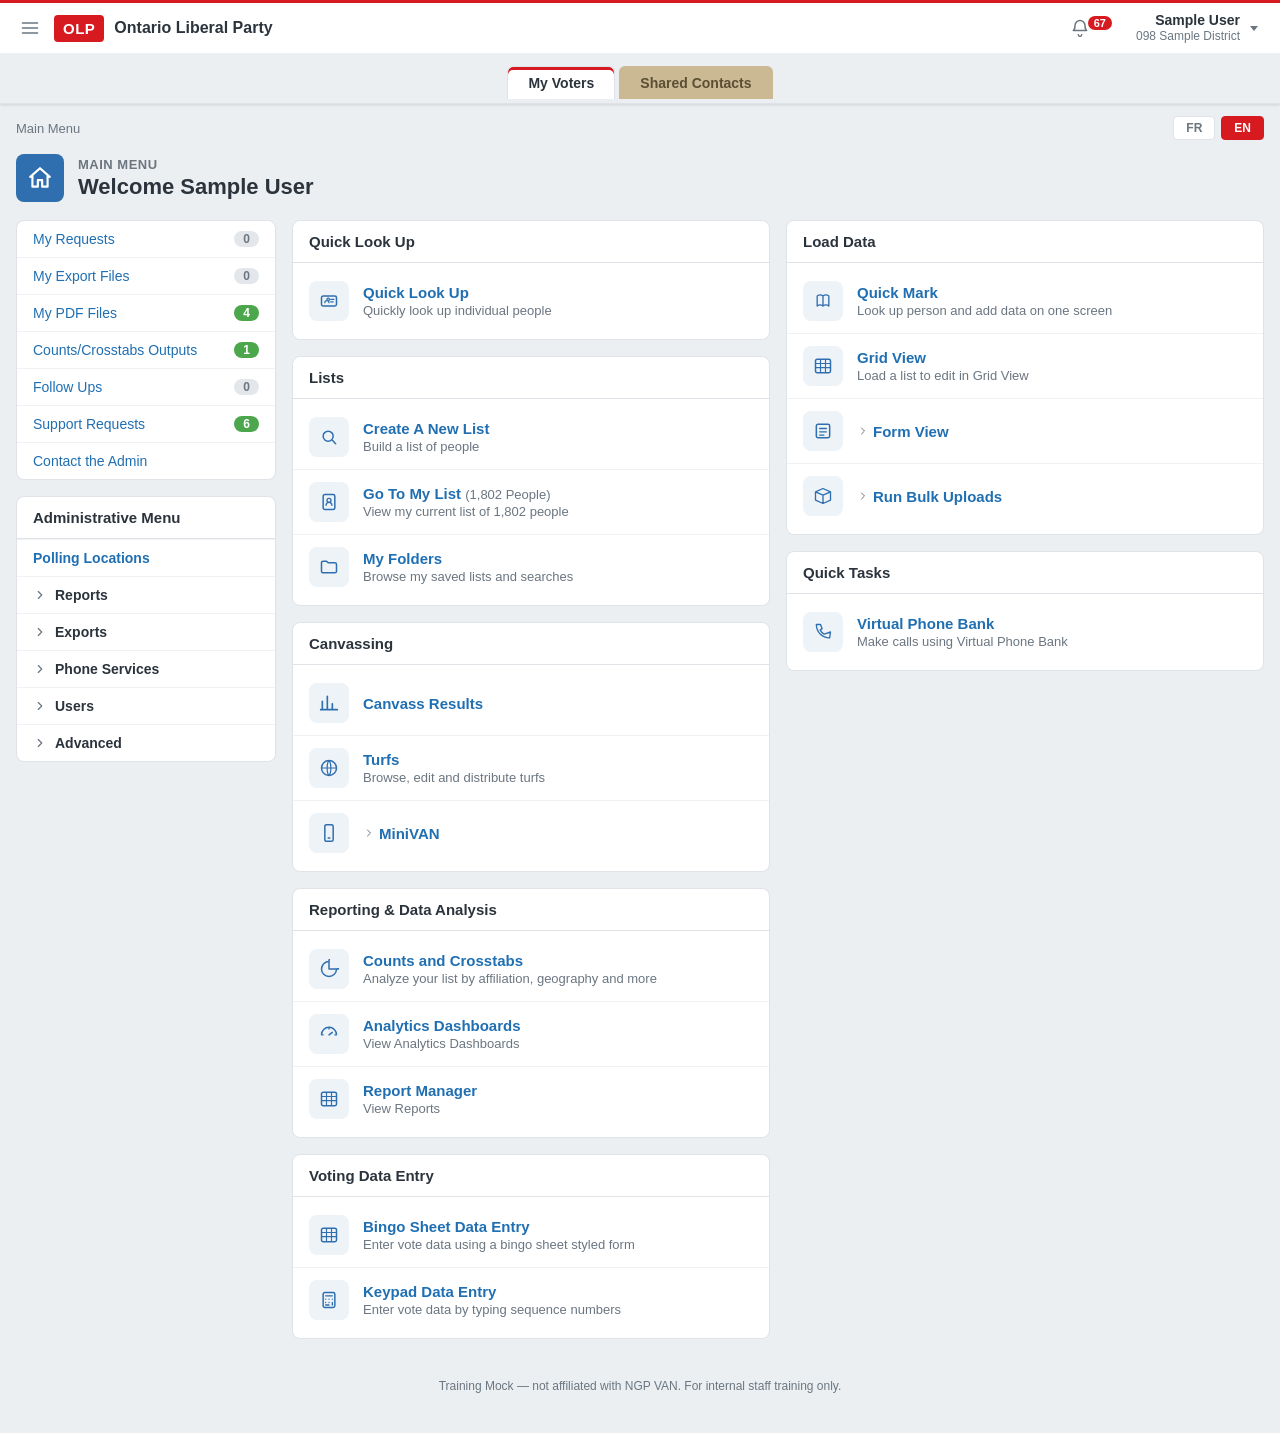
<file: index.html>
<!DOCTYPE html>
<html lang="en">
<head>
    <meta charset="utf-8">
    <meta name="viewport" content="width=device-width, initial-scale=1">
    <title>Ontario Liberal Party - Main Menu (Training Mock)</title>
    <link rel="stylesheet" href="assets/css/liberalist.css">
</head>
<body class="grey-body">

<!-- =========================================================================
     ICON SPRITE
     A small inline SVG sprite stands in for the proprietary "glyphicons"
     icon font used by the real application. Add more <symbol>s as needed.
     ========================================================================= -->
<svg aria-hidden="true" style="position:absolute;width:0;height:0;overflow:hidden">
    <symbol id="i-menu" viewBox="0 0 24 24"><path d="M3 6h18M3 12h18M3 18h18" stroke="currentColor" stroke-width="2" fill="none" stroke-linecap="round"/></symbol>
    <symbol id="i-home" viewBox="0 0 24 24"><path d="M3 11l9-8 9 8M5 10v10h5v-6h4v6h5V10" stroke="currentColor" stroke-width="2" fill="none" stroke-linejoin="round" stroke-linecap="round"/></symbol>
    <symbol id="i-tree" viewBox="0 0 24 24"><path d="M12 3v4M5 21v-4a2 2 0 012-2h10a2 2 0 012 2v4M12 7v8M9 21h-4M19 21h-4M14 21h-4M9 5h6v2H9z" stroke="currentColor" stroke-width="1.8" fill="none" stroke-linecap="round" stroke-linejoin="round"/></symbol>
    <symbol id="i-people" viewBox="0 0 24 24"><circle cx="12" cy="7" r="3" stroke="currentColor" stroke-width="1.8" fill="none"/><path d="M6 21v-2a4 4 0 014-4h4a4 4 0 014 4v2" stroke="currentColor" stroke-width="1.8" fill="none" stroke-linecap="round"/></symbol>
    <symbol id="i-search" viewBox="0 0 24 24"><circle cx="11" cy="11" r="6" stroke="currentColor" stroke-width="1.8" fill="none"/><path d="M20 20l-4-4" stroke="currentColor" stroke-width="1.8" stroke-linecap="round"/></symbol>
    <symbol id="i-folder" viewBox="0 0 24 24"><path d="M3 7a2 2 0 012-2h4l2 2h8a2 2 0 012 2v8a2 2 0 01-2 2H5a2 2 0 01-2-2z" stroke="currentColor" stroke-width="1.8" fill="none" stroke-linejoin="round"/></symbol>
    <symbol id="i-address" viewBox="0 0 24 24"><rect x="5" y="3" width="14" height="18" rx="2" stroke="currentColor" stroke-width="1.8" fill="none"/><circle cx="12" cy="10" r="2.4" stroke="currentColor" stroke-width="1.6" fill="none"/><path d="M8.5 16a3.5 3.5 0 017 0" stroke="currentColor" stroke-width="1.6" fill="none" stroke-linecap="round"/></symbol>
    <symbol id="i-nameplate" viewBox="0 0 24 24"><rect x="3" y="6" width="18" height="12" rx="2" stroke="currentColor" stroke-width="1.8" fill="none"/><path d="M7 14a2.5 2.5 0 015 0M9.5 10.2a1.5 1.5 0 100-.1M14 10h4M14 13h3" stroke="currentColor" stroke-width="1.5" fill="none" stroke-linecap="round"/></symbol>
    <symbol id="i-listalt" viewBox="0 0 24 24"><rect x="4" y="4" width="16" height="16" rx="2" stroke="currentColor" stroke-width="1.8" fill="none"/><path d="M8 9h8M8 13h8M8 17h5" stroke="currentColor" stroke-width="1.6" stroke-linecap="round"/></symbol>
    <symbol id="i-table" viewBox="0 0 24 24"><rect x="3" y="4" width="18" height="16" rx="2" stroke="currentColor" stroke-width="1.8" fill="none"/><path d="M3 9h18M3 14h18M9 4v16M15 4v16" stroke="currentColor" stroke-width="1.4"/></symbol>
    <symbol id="i-book" viewBox="0 0 24 24"><path d="M12 6c-2-1.5-5-1.5-7 0v12c2-1.5 5-1.5 7 0 2-1.5 5-1.5 7 0V6c-2-1.5-5-1.5-7 0zM12 6v12" stroke="currentColor" stroke-width="1.6" fill="none" stroke-linejoin="round"/></symbol>
    <symbol id="i-charts" viewBox="0 0 24 24"><path d="M4 20V10M10 20V4M16 20v-7M22 20H2" stroke="currentColor" stroke-width="2" fill="none" stroke-linecap="round"/></symbol>
    <symbol id="i-globe" viewBox="0 0 24 24"><circle cx="12" cy="12" r="9" stroke="currentColor" stroke-width="1.8" fill="none"/><path d="M3 12h18M12 3c3 3 3 15 0 18M12 3c-3 3-3 15 0 18" stroke="currentColor" stroke-width="1.4" fill="none"/></symbol>
    <symbol id="i-phone" viewBox="0 0 24 24"><path d="M6 3h3l2 5-2.5 1.5a11 11 0 005 5L21 12l-1 7c-9 0-16-7-16-16z" stroke="currentColor" stroke-width="1.6" fill="none" stroke-linejoin="round"/></symbol>
    <symbol id="i-list" viewBox="0 0 24 24"><path d="M8 6h12M8 12h12M8 18h12M4 6h.01M4 12h.01M4 18h.01" stroke="currentColor" stroke-width="2" stroke-linecap="round"/></symbol>
    <symbol id="i-pie" viewBox="0 0 24 24"><path d="M12 3v9h9a9 9 0 10-9-9z" stroke="currentColor" stroke-width="1.8" fill="none" stroke-linejoin="round"/><path d="M21 12a9 9 0 11-9-9" stroke="currentColor" stroke-width="1.8" fill="none"/></symbol>
    <symbol id="i-user" viewBox="0 0 24 24"><circle cx="12" cy="8" r="4" stroke="currentColor" stroke-width="1.8" fill="none"/><path d="M4 21a8 8 0 0116 0" stroke="currentColor" stroke-width="1.8" fill="none" stroke-linecap="round"/></symbol>
    <symbol id="i-bell" viewBox="0 0 24 24"><path d="M6 9a6 6 0 0112 0c0 5 2 6 2 6H4s2-1 2-6M10 20a2 2 0 004 0" stroke="currentColor" stroke-width="1.8" fill="none" stroke-linecap="round" stroke-linejoin="round"/></symbol>
    <symbol id="i-chevron-down" viewBox="0 0 24 24"><path d="M6 9l6 6 6-6" stroke="currentColor" stroke-width="2" fill="none" stroke-linecap="round" stroke-linejoin="round"/></symbol>
    <symbol id="i-chevron-right" viewBox="0 0 24 24"><path d="M9 6l6 6-6 6" stroke="currentColor" stroke-width="2" fill="none" stroke-linecap="round" stroke-linejoin="round"/></symbol>
    <symbol id="i-life" viewBox="0 0 24 24"><circle cx="12" cy="12" r="9" stroke="currentColor" stroke-width="1.8" fill="none"/><circle cx="12" cy="12" r="3.5" stroke="currentColor" stroke-width="1.8" fill="none"/><path d="M5 5l4 4M19 5l-4 4M5 19l4-4M19 19l-4-4" stroke="currentColor" stroke-width="1.6"/></symbol>
    <symbol id="i-chat" viewBox="0 0 24 24"><path d="M4 5h16v11H9l-5 4z" stroke="currentColor" stroke-width="1.8" fill="none" stroke-linejoin="round"/></symbol>
    <symbol id="i-calc" viewBox="0 0 24 24"><rect x="5" y="3" width="14" height="18" rx="2" stroke="currentColor" stroke-width="1.8" fill="none"/><path d="M8 7h8M8 11h.01M12 11h.01M16 11h.01M8 15h.01M12 15h.01M16 15v3M8 18h4" stroke="currentColor" stroke-width="1.6" stroke-linecap="round"/></symbol>
    <symbol id="i-dashboard" viewBox="0 0 24 24"><path d="M3 13a9 9 0 0118 0" stroke="currentColor" stroke-width="1.8" fill="none"/><path d="M12 13l4-3" stroke="currentColor" stroke-width="1.8" stroke-linecap="round"/><path d="M3 13h2M19 13h2M12 4v2" stroke="currentColor" stroke-width="1.6" stroke-linecap="round"/></symbol>
    <symbol id="i-cargo" viewBox="0 0 24 24"><path d="M3 7l9-4 9 4-9 4-9-4zM3 7v10l9 4 9-4V7M12 11v10" stroke="currentColor" stroke-width="1.6" fill="none" stroke-linejoin="round"/></symbol>
    <symbol id="i-iphone" viewBox="0 0 24 24"><rect x="7" y="2" width="10" height="20" rx="2" stroke="currentColor" stroke-width="1.8" fill="none"/><path d="M11 18h2" stroke="currentColor" stroke-width="1.8" stroke-linecap="round"/></symbol>
</svg>

<div id="wrapper" class="app-wrapper">

    <!-- ============================ TOP APP HEADER ======================== -->
    <header class="app-header">
        <div class="app-nav-header">
            <div class="app-nav-container">
                <button class="sidebar-toggle" id="sidebar-toggle-button" title="Expand Sidebar Menu" aria-label="Toggle menu">
                    <svg class="icon"><use href="#i-menu"></use></svg>
                </button>

                <div class="app-branding">
                    <a href="index.html" class="app-title">
                        <span class="logo-mark">OLP</span>
                        <span class="logo-text">Ontario Liberal Party</span>
                    </a>
                </div>

                <ul class="app-user-controls">
                    <li class="dropdown" id="notifications-wrapper">
                        <a href="#" class="dropdown-toggle" data-toggle="notif" title="Notifications">
                            <svg class="icon"><use href="#i-bell"></use></svg>
                            <span class="badge badge-red-pip">67</span>
                        </a>
                        <ul class="dropdown-menu dropdown-notifications" id="notif-menu">
                            <li class="dashlight-item">
                                <span class="page-title-sub">PDF</span>
                                <p><strong>Poll 4</strong> has completed generating. <a href="#">Download File</a></p>
                                <small class="time-ago">Jun 16 - 3:13 pm</small>
                            </li>
                            <li class="dashlight-item">
                                <span class="page-title-sub">PDF</span>
                                <p><strong>Lit Drop</strong> has completed generating. <a href="#">Download File</a></p>
                                <small class="time-ago">Jun 14 - 3:52 pm</small>
                            </li>
                            <li class="dashlight-item">
                                <span class="page-title-sub">PDF</span>
                                <p><strong>My List</strong> has completed generating. <a href="#">Download File</a></p>
                                <small class="time-ago">Jun 13 - 9:01 am</small>
                            </li>
                            <li class="dashlight-bottom">
                                <a href="#">View 62 more&hellip;</a>
                                <small class="dismiss-all"><a href="#">Dismiss All</a></small>
                            </li>
                        </ul>
                    </li>

                    <li class="dropdown dropdown-user">
                        <a href="#" class="dropdown-toggle" data-toggle="user">
                            <div class="username-info">
                                <div class="username">Sample User</div>
                                <div class="sub-info">098 Sample District</div>
                            </div>
                            <span class="nub"></span>
                        </a>
                        <ul class="dropdown-menu dropdown-menu-right" id="user-menu">
                            <li class="dropdown-header">
                                <div class="profile-name">sampleuser1</div>
                                <div class="sub-info">098 Sample District</div>
                                <a class="switch-context" href="#">Switch</a>
                            </li>
                            <li><a href="#">Manage Profile</a></li>
                            <li><a href="#">Email Preferences</a></li>
                            <li class="divider"></li>
                            <li><a href="#">VAN Help Center</a></li>
                            <li><a href="#">Submit Support Request</a></li>
                            <li><a href="#">Keyboard Shortcuts</a></li>
                            <li><a href="#">Log Out</a></li>
                        </ul>
                    </li>
                </ul>
            </div>
        </div>

        <div class="app-nav">
            <div class="app-nav-container">
                <ul class="nav nav-tabs">
                    <li class="tab grey active" data-side="voterfile"><a href="#">My Voters</a></li>
                    <li class="tab tan" data-side="shared"><a href="#">Shared Contacts</a></li>
                </ul>
            </div>
        </div>
    </header>

    <!-- ============================ SLIDE-OUT SIDEBAR ===================== -->
    <nav id="sidebarNavigation" class="sidebar">
        <div id="sidebarHeader">
            <div class="input-control">
                <svg class="icon search-icon"><use href="#i-search"></use></svg>
                <input type="search" id="sidebar-search-input" placeholder="Search for a page" autocomplete="off">
            </div>
        </div>
        <div id="sidebarContent">

            <div class="page-group">
                <div class="page-group-accordion">
                    <a class="page active" href="index.html"><svg class="page-icon"><use href="#i-home"></use></svg><span>Home</span></a>
                    <a class="page active" href="index.html"><svg class="page-icon"><use href="#i-tree"></use></svg><span>Main Menu</span></a>
                    <a class="page" href="#"><svg class="page-icon"><use href="#i-people"></use></svg><span>Voter Contact</span></a>
                </div>
            </div>

            <div class="page-group">
                <a class="page-group-toggle" href="#"><svg class="page-group-chevron"><use href="#i-chevron-down"></use></svg><span class="page-group-name">PEOPLE</span></a>
                <div class="page-group-accordion">
                    <a class="page" href="#"><svg class="page-icon"><use href="#i-search"></use></svg><span>Create a List</span></a>
                    <a class="page" href="#"><svg class="page-icon"><use href="#i-folder"></use></svg><span>My Folders</span></a>
                    <a class="page" href="mylist.html"><svg class="page-icon"><use href="#i-address"></use></svg><span>My List (1,802 People)</span></a>
                    <a class="page" href="#"><svg class="page-icon"><use href="#i-nameplate"></use></svg><span>Quick Look Up</span></a>
                </div>
            </div>

            <div class="page-group">
                <a class="page-group-toggle" href="#"><svg class="page-group-chevron"><use href="#i-chevron-down"></use></svg><span class="page-group-name">DATA ENTRY</span></a>
                <div class="page-group-accordion">
                    <a class="page" href="#"><svg class="page-icon"><use href="#i-listalt"></use></svg><span>Form View</span></a>
                    <a class="page" href="#"><svg class="page-icon"><use href="#i-table"></use></svg><span>Grid View</span></a>
                    <a class="page" href="#"><svg class="page-icon"><use href="#i-book"></use></svg><span>Quick Mark</span></a>
                </div>
            </div>

            <div class="page-group">
                <a class="page-group-toggle" href="#"><svg class="page-group-chevron"><use href="#i-chevron-down"></use></svg><span class="page-group-name">ORGANIZING</span></a>
                <div class="page-group-accordion">
                    <a class="page" href="#"><svg class="page-icon"><use href="#i-charts"></use></svg><span>Canvass Results</span></a>
                    <a class="page" href="turf.html"><svg class="page-icon"><use href="#i-globe"></use></svg><span>My Turfs</span></a>
                    <a class="page" href="phonebank.html"><svg class="page-icon"><use href="#i-phone"></use></svg><span>Virtual Phone Bank</span></a>
                    <a class="page" href="#"><svg class="page-icon"><use href="#i-list"></use></svg><span>Virtual Phone Bank List</span></a>
                </div>
            </div>

            <div class="page-group">
                <a class="page-group-toggle" href="#"><svg class="page-group-chevron"><use href="#i-chevron-down"></use></svg><span class="page-group-name">REPORTING</span></a>
                <div class="page-group-accordion">
                    <a class="page" href="counts.html"><svg class="page-icon"><use href="#i-pie"></use></svg><span>Counts and Crosstabs</span></a>
                    <a class="page" href="#"><svg class="page-icon"><use href="#i-charts"></use></svg><span>Report Manager</span></a>
                </div>
            </div>

            <div class="page-group">
                <a class="page-group-toggle" href="#"><svg class="page-group-chevron"><use href="#i-chevron-down"></use></svg><span class="page-group-name">HELP &amp; SUPPORT</span></a>
                <div class="page-group-accordion">
                    <a class="page" href="#"><svg class="page-icon"><use href="#i-chat"></use></svg><span>Send Product Feedback</span></a>
                    <a class="page" href="#"><svg class="page-icon"><use href="#i-life"></use></svg><span>VAN Help Center</span></a>
                </div>
            </div>

            <div class="page-group">
                <a class="page-group-toggle" href="#"><svg class="page-group-chevron"><use href="#i-chevron-down"></use></svg><span class="page-group-name">ADMIN</span></a>
                <div class="page-group-accordion">
                    <a class="page" href="#"><svg class="page-icon"><use href="#i-user"></use></svg><span>Users</span></a>
                </div>
            </div>

        </div>
    </nav>
    <div id="sidebarOverlay"></div>

    <!-- ============================ MAIN CONTENT ========================== -->
    <div id="content" class="app-content">
        <div class="app-content-inner">

            <nav id="sub-nav">
                <ol class="breadcrumbs"><li>Main Menu</li></ol>
                <ul class="menu-icons">
                    <li><a class="btn-toggle" href="#">FR</a></li>
                    <li><a class="btn-toggle selected" href="#">EN</a></li>
                </ul>
            </nav>

            <div class="van-header">
                <div class="page-title-container">
                    <div class="page-title-icon">
                        <div class="square blue9"><svg class="icon"><use href="#i-home"></use></svg></div>
                    </div>
                    <div class="page-title-group">
                        <h3 class="page-title-sub">Main Menu</h3>
                        <h5 class="page-title">Welcome Sample User</h5>
                    </div>
                </div>
            </div>

            <div class="row-main-menu">

                <!-- ----------------------- LEFT COLUMN ----------------------- -->
                <div class="col-left">
                    <div class="panel sidebar-panel">
                        <div class="SideBarContent"><a class="SideBarLink" href="#">My Requests</a><span class="badge">0</span></div>
                        <div class="SideBarContent"><a class="SideBarLink" href="#">My Export Files</a><span class="badge">0</span></div>
                        <div class="SideBarContent"><a class="SideBarLink" href="#">My PDF Files</a><span class="badge van-new">4</span></div>
                        <div class="SideBarContent"><a class="SideBarLink" href="#">Counts/Crosstabs Outputs</a><span class="badge van-new">1</span></div>
                        <div class="SideBarContent"><a class="SideBarLink" href="#">Follow Ups</a><span class="badge">0</span></div>
                        <div class="SideBarContent"><a class="SideBarLink" href="#">Support Requests</a><span class="badge van-new">6</span></div>
                        <div class="SideBarContent"><a class="SideBarLink" href="#">Contact the Admin</a></div>
                    </div>

                    <div class="panel admin-panel">
                        <header class="panel-header"><h2 class="panel-title">Administrative Menu</h2></header>
                        <div class="SideBarCellHeader"><a class="SideBarLink" href="#">Polling Locations</a></div>
                        <div class="admin-accordion">
                            <div class="acc-header"><svg class="chev"><use href="#i-chevron-right"></use></svg>Reports</div>
                            <div class="acc-body">
                                <a class="SideBarLink" href="#">Report Formats</a>
                                <a class="SideBarLink" href="#">Report Subformats</a>
                            </div>
                            <div class="acc-header"><svg class="chev"><use href="#i-chevron-right"></use></svg>Exports</div>
                            <div class="acc-body">
                                <a class="SideBarLink" href="#">Export Formats</a>
                            </div>
                            <div class="acc-header"><svg class="chev"><use href="#i-chevron-right"></use></svg>Phone Services</div>
                            <div class="acc-body">
                                <a class="SideBarLink" href="#">Virtual Phone Bank</a>
                            </div>
                            <div class="acc-header"><svg class="chev"><use href="#i-chevron-right"></use></svg>Users</div>
                            <div class="acc-body">
                                <a class="SideBarLink" href="#">Users</a>
                                <a class="SideBarLink" href="#">User Groups</a>
                            </div>
                            <div class="acc-header"><svg class="chev"><use href="#i-chevron-right"></use></svg>Advanced</div>
                            <div class="acc-body"></div>
                        </div>
                    </div>
                </div>

                <!-- ----------------------- CENTER COLUMN --------------------- -->
                <div class="col-center">

                    <div class="panel panel-menu">
                        <div class="panel-header"><h2 class="panel-title">Quick Look Up</h2></div>
                        <div class="panel-content">
                            <div class="menu-item">
                                <a class="menu-icon" href="#"><svg class="icon"><use href="#i-nameplate"></use></svg></a>
                                <div class="menu-body">
                                    <a class="menu-link" href="quicklookup.html">Quick Look Up</a>
                                    <p class="menu-sub">Quickly look up individual people</p>
                                </div>
                            </div>
                        </div>
                    </div>

                    <div class="panel panel-menu">
                        <div class="panel-header"><h2 class="panel-title">Lists</h2></div>
                        <div class="panel-content">
                            <div class="menu-item">
                                <a class="menu-icon" href="#"><svg class="icon"><use href="#i-search"></use></svg></a>
                                <div class="menu-body">
                                    <a class="menu-link" href="createalist.html">Create A New List</a>
                                    <p class="menu-sub">Build a list of people</p>
                                </div>
                            </div>
                            <div class="menu-item">
                                <a class="menu-icon" href="#"><svg class="icon"><use href="#i-address"></use></svg></a>
                                <div class="menu-body">
                                    <a class="menu-link" href="mylist.html">Go To My List <span class="helptext">(1,802 People)</span></a>
                                    <p class="menu-sub">View my current list of 1,802 people</p>
                                </div>
                            </div>
                            <div class="menu-item">
                                <a class="menu-icon" href="#"><svg class="icon"><use href="#i-folder"></use></svg></a>
                                <div class="menu-body">
                                    <a class="menu-link" href="#">My Folders</a>
                                    <p class="menu-sub">Browse my saved lists and searches</p>
                                </div>
                            </div>
                        </div>
                    </div>

                    <div class="panel panel-menu">
                        <div class="panel-header"><h2 class="panel-title">Canvassing</h2></div>
                        <div class="panel-content">
                            <div class="menu-item">
                                <a class="menu-icon" href="#"><svg class="icon"><use href="#i-charts"></use></svg></a>
                                <div class="menu-body">
                                    <a class="menu-link" href="#">Canvass Results</a>
                                </div>
                            </div>
                            <div class="menu-item">
                                <a class="menu-icon" href="turf.html"><svg class="icon"><use href="#i-globe"></use></svg></a>
                                <div class="menu-body">
                                    <a class="menu-link" href="turf.html">Turfs</a>
                                    <p class="menu-sub">Browse, edit and distribute turfs</p>
                                </div>
                            </div>
                            <div class="menu-item">
                                <a class="menu-icon" href="#"><svg class="icon"><use href="#i-iphone"></use></svg></a>
                                <div class="menu-body">
                                    <a class="menu-link" href="#"><svg class="chev-inline"><use href="#i-chevron-right"></use></svg>MiniVAN</a>
                                </div>
                            </div>
                        </div>
                    </div>

                    <div class="panel panel-menu">
                        <div class="panel-header"><h2 class="panel-title">Reporting &amp; Data Analysis</h2></div>
                        <div class="panel-content">
                            <div class="menu-item">
                                <a class="menu-icon" href="counts.html"><svg class="icon"><use href="#i-pie"></use></svg></a>
                                <div class="menu-body">
                                    <a class="menu-link" href="counts.html">Counts and Crosstabs</a>
                                    <p class="menu-sub">Analyze your list by affiliation, geography and more</p>
                                </div>
                            </div>
                            <div class="menu-item">
                                <a class="menu-icon" href="#"><svg class="icon"><use href="#i-dashboard"></use></svg></a>
                                <div class="menu-body">
                                    <a class="menu-link" href="#">Analytics Dashboards</a>
                                    <p class="menu-sub">View Analytics Dashboards</p>
                                </div>
                            </div>
                            <div class="menu-item">
                                <a class="menu-icon" href="#"><svg class="icon"><use href="#i-table"></use></svg></a>
                                <div class="menu-body">
                                    <a class="menu-link" href="#">Report Manager</a>
                                    <p class="menu-sub">View Reports</p>
                                </div>
                            </div>
                        </div>
                    </div>

                    <div class="panel panel-menu">
                        <div class="panel-header"><h2 class="panel-title">Voting Data Entry</h2></div>
                        <div class="panel-content">
                            <div class="menu-item">
                                <a class="menu-icon" href="#"><svg class="icon"><use href="#i-table"></use></svg></a>
                                <div class="menu-body">
                                    <a class="menu-link" href="#">Bingo Sheet Data Entry</a>
                                    <p class="menu-sub">Enter vote data using a bingo sheet styled form</p>
                                </div>
                            </div>
                            <div class="menu-item">
                                <a class="menu-icon" href="#"><svg class="icon"><use href="#i-calc"></use></svg></a>
                                <div class="menu-body">
                                    <a class="menu-link" href="#">Keypad Data Entry</a>
                                    <p class="menu-sub">Enter vote data by typing sequence numbers</p>
                                </div>
                            </div>
                        </div>
                    </div>

                </div>

                <!-- ----------------------- RIGHT COLUMN ---------------------- -->
                <div class="col-right">
                    <div class="panel panel-menu">
                        <div class="panel-header"><h2 class="panel-title">Load Data</h2></div>
                        <div class="panel-content">
                            <div class="menu-item">
                                <a class="menu-icon" href="#"><svg class="icon"><use href="#i-book"></use></svg></a>
                                <div class="menu-body">
                                    <a class="menu-link" href="#">Quick Mark</a>
                                    <p class="menu-sub">Look up person and add data on one screen</p>
                                </div>
                            </div>
                            <div class="menu-item">
                                <a class="menu-icon" href="#"><svg class="icon"><use href="#i-table"></use></svg></a>
                                <div class="menu-body">
                                    <a class="menu-link" href="#">Grid View</a>
                                    <p class="menu-sub">Load a list to edit in Grid View</p>
                                </div>
                            </div>
                            <div class="menu-item">
                                <a class="menu-icon" href="#"><svg class="icon"><use href="#i-listalt"></use></svg></a>
                                <div class="menu-body">
                                    <a class="menu-link" href="#"><svg class="chev-inline"><use href="#i-chevron-right"></use></svg>Form View</a>
                                </div>
                            </div>
                            <div class="menu-item">
                                <a class="menu-icon" href="#"><svg class="icon"><use href="#i-cargo"></use></svg></a>
                                <div class="menu-body">
                                    <a class="menu-link" href="#"><svg class="chev-inline"><use href="#i-chevron-right"></use></svg>Run Bulk Uploads</a>
                                </div>
                            </div>
                        </div>
                    </div>

                    <div class="panel panel-menu">
                        <div class="panel-header"><h2 class="panel-title">Quick Tasks</h2></div>
                        <div class="panel-content">
                            <div class="menu-item">
                                <a class="menu-icon" href="phonebank.html"><svg class="icon"><use href="#i-phone"></use></svg></a>
                                <div class="menu-body">
                                    <a class="menu-link" href="phonebank.html">Virtual Phone Bank</a>
                                    <p class="menu-sub">Make calls using Virtual Phone Bank</p>
                                </div>
                            </div>
                        </div>
                    </div>
                </div>

            </div>

            <footer id="copyright">
                <span>Training Mock &mdash; not affiliated with NGP VAN. For internal staff training only.</span>
            </footer>

        </div>
    </div>

</div><!-- /#wrapper -->

<script src="assets/js/liberalist.js"></script>
</body>
</html>
</file>
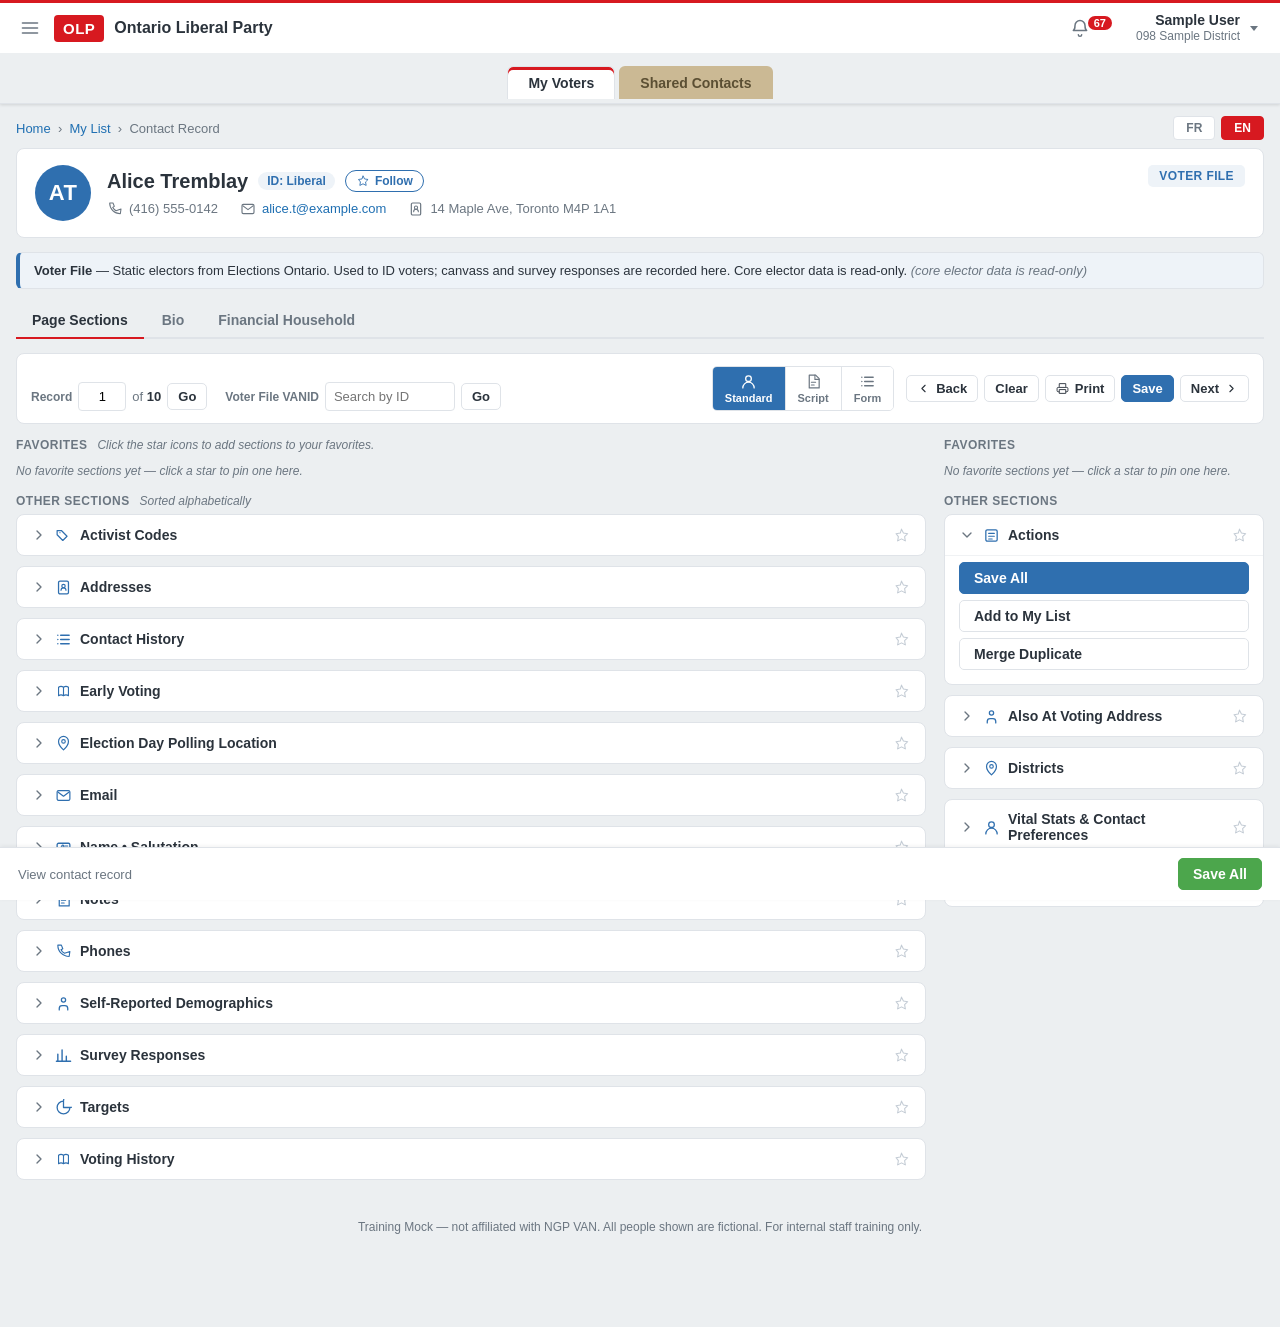
<file: contactdetails.html>
<!DOCTYPE html>
<html lang="en">
<head>
    <meta charset="utf-8">
    <meta name="viewport" content="width=device-width, initial-scale=1">
    <title>Ontario Liberal Party - Contact Record (Training Mock)</title>
    <link rel="stylesheet" href="assets/css/liberalist.css">
</head>
<body class="grey-body">

<!-- ICON SPRITE (nav set + profile actions) -->
<svg aria-hidden="true" style="position:absolute;width:0;height:0;overflow:hidden">
    <symbol id="i-menu" viewBox="0 0 24 24"><path d="M3 6h18M3 12h18M3 18h18" stroke="currentColor" stroke-width="2" fill="none" stroke-linecap="round"/></symbol>
    <symbol id="i-home" viewBox="0 0 24 24"><path d="M3 11l9-8 9 8M5 10v10h5v-6h4v6h5V10" stroke="currentColor" stroke-width="2" fill="none" stroke-linejoin="round" stroke-linecap="round"/></symbol>
    <symbol id="i-tree" viewBox="0 0 24 24"><path d="M12 3v4M5 21v-4a2 2 0 012-2h10a2 2 0 012 2v4M12 7v8M9 5h6v2H9z" stroke="currentColor" stroke-width="1.8" fill="none" stroke-linecap="round" stroke-linejoin="round"/></symbol>
    <symbol id="i-people" viewBox="0 0 24 24"><circle cx="12" cy="7" r="3" stroke="currentColor" stroke-width="1.8" fill="none"/><path d="M6 21v-2a4 4 0 014-4h4a4 4 0 014 4v2" stroke="currentColor" stroke-width="1.8" fill="none" stroke-linecap="round"/></symbol>
    <symbol id="i-search" viewBox="0 0 24 24"><circle cx="11" cy="11" r="6" stroke="currentColor" stroke-width="1.8" fill="none"/><path d="M20 20l-4-4" stroke="currentColor" stroke-width="1.8" stroke-linecap="round"/></symbol>
    <symbol id="i-folder" viewBox="0 0 24 24"><path d="M3 7a2 2 0 012-2h4l2 2h8a2 2 0 012 2v8a2 2 0 01-2 2H5a2 2 0 01-2-2z" stroke="currentColor" stroke-width="1.8" fill="none" stroke-linejoin="round"/></symbol>
    <symbol id="i-address" viewBox="0 0 24 24"><rect x="5" y="3" width="14" height="18" rx="2" stroke="currentColor" stroke-width="1.8" fill="none"/><circle cx="12" cy="10" r="2.4" stroke="currentColor" stroke-width="1.6" fill="none"/><path d="M8.5 16a3.5 3.5 0 017 0" stroke="currentColor" stroke-width="1.6" fill="none" stroke-linecap="round"/></symbol>
    <symbol id="i-nameplate" viewBox="0 0 24 24"><rect x="3" y="6" width="18" height="12" rx="2" stroke="currentColor" stroke-width="1.8" fill="none"/><path d="M7 14a2.5 2.5 0 015 0M9.5 10.2a1.5 1.5 0 100-.1M14 10h4M14 13h3" stroke="currentColor" stroke-width="1.5" fill="none" stroke-linecap="round"/></symbol>
    <symbol id="i-listalt" viewBox="0 0 24 24"><rect x="4" y="4" width="16" height="16" rx="2" stroke="currentColor" stroke-width="1.8" fill="none"/><path d="M8 9h8M8 13h8M8 17h5" stroke="currentColor" stroke-width="1.6" stroke-linecap="round"/></symbol>
    <symbol id="i-table" viewBox="0 0 24 24"><rect x="3" y="4" width="18" height="16" rx="2" stroke="currentColor" stroke-width="1.8" fill="none"/><path d="M3 9h18M3 14h18M9 4v16M15 4v16" stroke="currentColor" stroke-width="1.4"/></symbol>
    <symbol id="i-book" viewBox="0 0 24 24"><path d="M12 6c-2-1.5-5-1.5-7 0v12c2-1.5 5-1.5 7 0 2-1.5 5-1.5 7 0V6c-2-1.5-5-1.5-7 0zM12 6v12" stroke="currentColor" stroke-width="1.6" fill="none" stroke-linejoin="round"/></symbol>
    <symbol id="i-charts" viewBox="0 0 24 24"><path d="M4 20V10M10 20V4M16 20v-7M22 20H2" stroke="currentColor" stroke-width="2" fill="none" stroke-linecap="round"/></symbol>
    <symbol id="i-globe" viewBox="0 0 24 24"><circle cx="12" cy="12" r="9" stroke="currentColor" stroke-width="1.8" fill="none"/><path d="M3 12h18M12 3c3 3 3 15 0 18M12 3c-3 3-3 15 0 18" stroke="currentColor" stroke-width="1.4" fill="none"/></symbol>
    <symbol id="i-phone" viewBox="0 0 24 24"><path d="M6 3h3l2 5-2.5 1.5a11 11 0 005 5L21 12l-1 7c-9 0-16-7-16-16z" stroke="currentColor" stroke-width="1.6" fill="none" stroke-linejoin="round"/></symbol>
    <symbol id="i-list" viewBox="0 0 24 24"><path d="M8 6h12M8 12h12M8 18h12M4 6h.01M4 12h.01M4 18h.01" stroke="currentColor" stroke-width="2" stroke-linecap="round"/></symbol>
    <symbol id="i-pie" viewBox="0 0 24 24"><path d="M12 3v9h9a9 9 0 10-9-9z" stroke="currentColor" stroke-width="1.8" fill="none" stroke-linejoin="round"/><path d="M21 12a9 9 0 11-9-9" stroke="currentColor" stroke-width="1.8" fill="none"/></symbol>
    <symbol id="i-user" viewBox="0 0 24 24"><circle cx="12" cy="8" r="4" stroke="currentColor" stroke-width="1.8" fill="none"/><path d="M4 21a8 8 0 0116 0" stroke="currentColor" stroke-width="1.8" fill="none" stroke-linecap="round"/></symbol>
    <symbol id="i-bell" viewBox="0 0 24 24"><path d="M6 9a6 6 0 0112 0c0 5 2 6 2 6H4s2-1 2-6M10 20a2 2 0 004 0" stroke="currentColor" stroke-width="1.8" fill="none" stroke-linecap="round" stroke-linejoin="round"/></symbol>
    <symbol id="i-chevron-down" viewBox="0 0 24 24"><path d="M6 9l6 6 6-6" stroke="currentColor" stroke-width="2" fill="none" stroke-linecap="round" stroke-linejoin="round"/></symbol>
    <symbol id="i-chevron-right" viewBox="0 0 24 24"><path d="M9 6l6 6-6 6" stroke="currentColor" stroke-width="2" fill="none" stroke-linecap="round" stroke-linejoin="round"/></symbol>
    <symbol id="i-star" viewBox="0 0 24 24"><path d="M12 3l2.7 5.5 6 .9-4.3 4.2 1 6-5.4-2.8-5.4 2.8 1-6L4.3 9.4l6-.9z" stroke="currentColor" stroke-width="1.5" fill="none" stroke-linejoin="round"/></symbol>
    <symbol id="i-print" viewBox="0 0 24 24"><path d="M6 9V3h12v6M6 18H4a2 2 0 01-2-2v-4a2 2 0 012-2h16a2 2 0 012 2v4a2 2 0 01-2 2h-2M6 14h12v7H6z" stroke="currentColor" stroke-width="1.7" fill="none" stroke-linejoin="round"/></symbol>
    <symbol id="i-tags" viewBox="0 0 24 24"><path d="M3 5v6l8 8 6-6-8-8zM7 8h.01" stroke="currentColor" stroke-width="1.7" fill="none" stroke-linejoin="round" stroke-linecap="round"/></symbol>
    <symbol id="i-mail" viewBox="0 0 24 24"><rect x="3" y="5" width="18" height="14" rx="2" stroke="currentColor" stroke-width="1.7" fill="none"/><path d="M4 7l8 6 8-6" stroke="currentColor" stroke-width="1.7" fill="none" stroke-linejoin="round"/></symbol>
    <symbol id="i-pin" viewBox="0 0 24 24"><path d="M12 21s7-6.5 7-12a7 7 0 10-14 0c0 5.5 7 12 7 12z" stroke="currentColor" stroke-width="1.7" fill="none" stroke-linejoin="round"/><circle cx="12" cy="9" r="2.5" stroke="currentColor" stroke-width="1.6" fill="none"/></symbol>
    <symbol id="i-note" viewBox="0 0 24 24"><path d="M6 3h9l5 5v13a0 0 0 010 0H6a0 0 0 010 0V3z" stroke="currentColor" stroke-width="1.7" fill="none" stroke-linejoin="round"/><path d="M14 3v6h6M9 13h6M9 17h4" stroke="currentColor" stroke-width="1.5" fill="none" stroke-linecap="round"/></symbol>
</svg>

<div id="wrapper" class="app-wrapper">

    <!-- ============================ TOP APP HEADER ======================== -->
    <header class="app-header">
        <div class="app-nav-header">
            <div class="app-nav-container">
                <button class="sidebar-toggle" id="sidebar-toggle-button" title="Expand Sidebar Menu" aria-label="Toggle menu">
                    <svg class="icon"><use href="#i-menu"></use></svg>
                </button>
                <div class="app-branding">
                    <a href="index.html" class="app-title">
                        <span class="logo-mark">OLP</span>
                        <span class="logo-text">Ontario Liberal Party</span>
                    </a>
                </div>
                <ul class="app-user-controls">
                    <li class="dropdown" id="notifications-wrapper">
                        <a href="#" class="dropdown-toggle" data-toggle="notif" title="Notifications">
                            <svg class="icon"><use href="#i-bell"></use></svg>
                            <span class="badge badge-red-pip">67</span>
                        </a>
                        <ul class="dropdown-menu dropdown-notifications" id="notif-menu">
                            <li class="dashlight-item">
                                <span class="page-title-sub">PDF</span>
                                <p><strong>Poll 4</strong> has completed generating. <a href="#">Download File</a></p>
                                <small class="time-ago">Jun 16 - 3:13 pm</small>
                            </li>
                            <li class="dashlight-bottom">
                                <a href="#">View 62 more&hellip;</a>
                                <small class="dismiss-all"><a href="#">Dismiss All</a></small>
                            </li>
                        </ul>
                    </li>
                    <li class="dropdown dropdown-user">
                        <a href="#" class="dropdown-toggle" data-toggle="user">
                            <div class="username-info">
                                <div class="username">Sample User</div>
                                <div class="sub-info">098 Sample District</div>
                            </div>
                            <span class="nub"></span>
                        </a>
                        <ul class="dropdown-menu dropdown-menu-right" id="user-menu">
                            <li class="dropdown-header">
                                <div class="profile-name">sampleuser1</div>
                                <div class="sub-info">098 Sample District</div>
                                <a class="switch-context" href="#">Switch</a>
                            </li>
                            <li><a href="#">Manage Profile</a></li>
                            <li><a href="#">Email Preferences</a></li>
                            <li class="divider"></li>
                            <li><a href="#">VAN Help Center</a></li>
                            <li><a href="#">Log Out</a></li>
                        </ul>
                    </li>
                </ul>
            </div>
        </div>
        <div class="app-nav">
            <div class="app-nav-container">
                <ul class="nav nav-tabs">
                    <li class="tab grey active" data-side="voterfile"><a href="#">My Voters</a></li>
                    <li class="tab tan" data-side="shared"><a href="#">Shared Contacts</a></li>
                </ul>
            </div>
        </div>
    </header>

    <!-- ============================ SLIDE-OUT SIDEBAR ===================== -->
    <nav id="sidebarNavigation" class="sidebar">
        <div id="sidebarHeader">
            <div class="input-control">
                <svg class="icon search-icon"><use href="#i-search"></use></svg>
                <input type="search" id="sidebar-search-input" placeholder="Search for a page" autocomplete="off">
            </div>
        </div>
        <div id="sidebarContent">
            <div class="page-group">
                <div class="page-group-accordion">
                    <a class="page" href="index.html"><svg class="page-icon"><use href="#i-home"></use></svg><span>Home</span></a>
                    <a class="page" href="index.html"><svg class="page-icon"><use href="#i-tree"></use></svg><span>Main Menu</span></a>
                    <a class="page" href="#"><svg class="page-icon"><use href="#i-people"></use></svg><span>Voter Contact</span></a>
                </div>
            </div>
            <div class="page-group">
                <a class="page-group-toggle" href="#"><svg class="page-group-chevron"><use href="#i-chevron-down"></use></svg><span class="page-group-name">PEOPLE</span></a>
                <div class="page-group-accordion">
                    <a class="page" href="createalist.html"><svg class="page-icon"><use href="#i-search"></use></svg><span>Create a List</span></a>
                    <a class="page" href="#"><svg class="page-icon"><use href="#i-folder"></use></svg><span>My Folders</span></a>
                    <a class="page" href="mylist.html"><svg class="page-icon"><use href="#i-address"></use></svg><span>My List</span></a>
                    <a class="page" href="quicklookup.html"><svg class="page-icon"><use href="#i-nameplate"></use></svg><span>Quick Look Up</span></a>
                </div>
            </div>
            <div class="page-group">
                <a class="page-group-toggle" href="#"><svg class="page-group-chevron"><use href="#i-chevron-down"></use></svg><span class="page-group-name">DATA ENTRY</span></a>
                <div class="page-group-accordion">
                    <a class="page" href="#"><svg class="page-icon"><use href="#i-listalt"></use></svg><span>Form View</span></a>
                    <a class="page" href="#"><svg class="page-icon"><use href="#i-table"></use></svg><span>Grid View</span></a>
                    <a class="page" href="#"><svg class="page-icon"><use href="#i-book"></use></svg><span>Quick Mark</span></a>
                </div>
            </div>
            <div class="page-group">
                <a class="page-group-toggle" href="#"><svg class="page-group-chevron"><use href="#i-chevron-down"></use></svg><span class="page-group-name">ORGANIZING</span></a>
                <div class="page-group-accordion">
                    <a class="page" href="#"><svg class="page-icon"><use href="#i-charts"></use></svg><span>Canvass Results</span></a>
                    <a class="page" href="turf.html"><svg class="page-icon"><use href="#i-globe"></use></svg><span>My Turfs</span></a>
                    <a class="page" href="phonebank.html"><svg class="page-icon"><use href="#i-phone"></use></svg><span>Virtual Phone Bank</span></a>
                    <a class="page" href="#"><svg class="page-icon"><use href="#i-list"></use></svg><span>Virtual Phone Bank List</span></a>
                </div>
            </div>
            <div class="page-group">
                <a class="page-group-toggle" href="#"><svg class="page-group-chevron"><use href="#i-chevron-down"></use></svg><span class="page-group-name">REPORTING</span></a>
                <div class="page-group-accordion">
                    <a class="page" href="counts.html"><svg class="page-icon"><use href="#i-pie"></use></svg><span>Counts and Crosstabs</span></a>
                    <a class="page" href="#"><svg class="page-icon"><use href="#i-charts"></use></svg><span>Report Manager</span></a>
                </div>
            </div>
            <div class="page-group">
                <a class="page-group-toggle" href="#"><svg class="page-group-chevron"><use href="#i-chevron-down"></use></svg><span class="page-group-name">ADMIN</span></a>
                <div class="page-group-accordion">
                    <a class="page" href="#"><svg class="page-icon"><use href="#i-user"></use></svg><span>Users</span></a>
                </div>
            </div>
        </div>
    </nav>
    <div id="sidebarOverlay"></div>

    <!-- ============================ MAIN CONTENT ========================== -->
    <div id="content" class="app-content">
        <div class="app-content-inner">

            <nav id="sub-nav">
                <ol class="breadcrumbs">
                    <li><a href="index.html">Home</a> &nbsp;›&nbsp; <a href="mylist.html">My List</a> &nbsp;›&nbsp; <span>Contact Record</span></li>
                </ol>
                <ul class="menu-icons">
                    <li><a class="btn-toggle" href="#">FR</a></li>
                    <li><a class="btn-toggle selected" href="#">EN</a></li>
                </ul>
            </nav>

            <!-- ===================== CONTACT SUMMARY HEADER =================== -->
            <div class="contact-summary" id="contact-summary">
                <div class="cs-avatar" id="cs-avatar">?</div>
                <div class="cs-main">
                    <div class="cs-name-row">
                        <h3 class="cs-name" id="cs-name">&nbsp;</h3>
                        <span class="cs-tag" id="cs-tag" hidden></span>
                        <button class="cs-follow" id="cs-follow" hidden><svg class="icon"><use href="#i-star"></use></svg> Follow</button>
                    </div>
                    <ul class="cs-facts">
                        <li><svg class="icon"><use href="#i-phone"></use></svg><span id="cs-phone">&mdash;</span></li>
                        <li id="cs-email-li" hidden><svg class="icon"><use href="#i-mail"></use></svg><span id="cs-email">&mdash;</span></li>
                        <li><svg class="icon"><use href="#i-address"></use></svg><span id="cs-address">&mdash;</span></li>
                    </ul>
                    <div class="cs-committee" id="cs-committee" hidden></div>
                </div>
                <div class="cs-side" id="cs-side"></div>
            </div>

            <!-- which side am I viewing? -->
            <div class="db-side-banner" id="db-side-banner"></div>

            <!-- in-page section tabs -->
            <ul class="profile-tabs" id="profile-tabs">
                <li class="active" data-tab="sections">Page Sections</li>
                <li data-tab="bio">Bio</li>
                <li data-tab="financial">Financial Household</li>
            </ul>

            <!-- full-width data-entry control panel -->
            <div class="control-panel" id="control-panel">
                <div class="cp-left">
                    <div class="cp-field">
                        <label>Record</label>
                        <input type="text" id="rn-pos-input" size="3" value="1">
                        <span class="cp-of">of <strong id="rn-total">1</strong></span>
                        <button class="btn btn-sm" id="rn-rec-go">Go</button>
                    </div>
                    <div class="cp-field">
                        <label id="rn-id-label">VAN ID</label>
                        <input type="text" id="rn-id-input" placeholder="Search by ID">
                        <button class="btn btn-sm" id="rn-go">Go</button>
                    </div>
                </div>
                <div class="cp-right">
                    <div class="cp-views" id="cp-views">
                        <button class="rn-view active" data-view="standard"><svg class="icon"><use href="#i-user"></use></svg><span>Standard</span></button>
                        <button class="rn-view" data-view="script"><svg class="icon"><use href="#i-note"></use></svg><span>Script</span></button>
                        <button class="rn-view" data-view="form"><svg class="icon"><use href="#i-list"></use></svg><span>Form</span></button>
                    </div>
                    <div class="cp-nav">
                        <button class="btn btn-sm" id="rn-back"><svg class="icon"><use href="#i-chevron-right"></use></svg> Back</button>
                        <button class="btn btn-sm" id="rn-clear">Clear</button>
                        <button class="btn btn-sm" id="rn-print"><svg class="icon"><use href="#i-print"></use></svg> Print</button>
                        <button class="btn btn-sm btn-primary" id="rn-save">Save</button>
                        <button class="btn btn-sm" id="rn-next">Next <svg class="icon"><use href="#i-chevron-right"></use></svg></button>
                    </div>
                </div>
            </div>

            <!-- two-column profile body (sections are generated by contactdetails.js) -->
            <div class="profile-grid" id="profile-grid">

                <!-- ===================== WIDE COLUMN ===================== -->
                <div class="profile-main">
                    <div class="ps-panel">
                        <div class="ps-panel-head">Favorites <span class="ps-panel-note">Click the star icons to add sections to your favorites.</span></div>
                        <div class="ps-panel-body" id="fav-wide"></div>
                    </div>
                    <div class="ps-panel">
                        <div class="ps-panel-head">Other Sections <span class="ps-panel-note">Sorted alphabetically</span></div>
                        <div class="ps-panel-body" id="sections-wide"></div>
                    </div>
                </div>

                <!-- ===================== NARROW COLUMN ===================== -->
                <aside class="profile-side">
                    <div class="ps-panel">
                        <div class="ps-panel-head">Favorites</div>
                        <div class="ps-panel-body" id="fav-narrow"></div>
                    </div>
                    <div class="ps-panel">
                        <div class="ps-panel-head">Other Sections</div>
                        <div class="ps-panel-body" id="sections-narrow"></div>
                    </div>
                </aside>
            </div>

            <footer id="copyright">
                <span>Training Mock &mdash; not affiliated with NGP VAN. All people shown are fictional. For internal staff training only.</span>
            </footer>

        </div>
    </div>

    <!-- sticky save footer -->
    <div class="profile-footer" id="profile-footer">
        <span class="pf-label">View contact record</span>
        <button class="btn btn-green" id="pf-save">Save All</button>
    </div>

</div><!-- /#wrapper -->

<script src="assets/data/training-data.js"></script>
<script src="assets/js/liberalist.js"></script>
<script src="assets/js/contactdetails.js"></script>
</body>
</html>
</file>
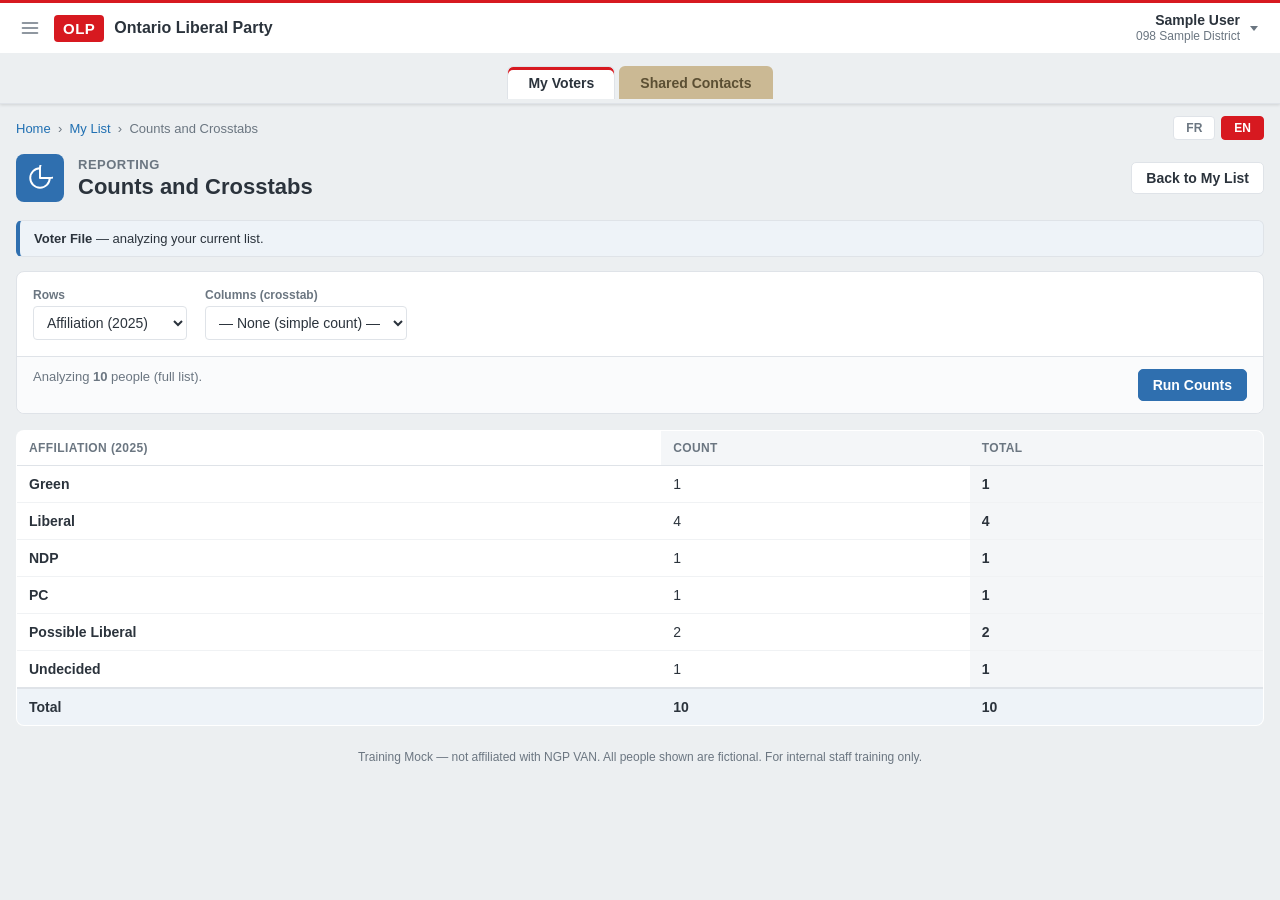
<file: counts.html>
<!DOCTYPE html>
<html lang="en">
<head>
    <meta charset="utf-8">
    <meta name="viewport" content="width=device-width, initial-scale=1">
    <title>Ontario Liberal Party - Counts and Crosstabs (Training Mock)</title>
    <link rel="stylesheet" href="assets/css/liberalist.css">
</head>
<body class="grey-body">

<svg aria-hidden="true" style="position:absolute;width:0;height:0;overflow:hidden">
    <symbol id="i-menu" viewBox="0 0 24 24"><path d="M3 6h18M3 12h18M3 18h18" stroke="currentColor" stroke-width="2" fill="none" stroke-linecap="round"/></symbol>
    <symbol id="i-home" viewBox="0 0 24 24"><path d="M3 11l9-8 9 8M5 10v10h5v-6h4v6h5V10" stroke="currentColor" stroke-width="2" fill="none" stroke-linejoin="round" stroke-linecap="round"/></symbol>
    <symbol id="i-tree" viewBox="0 0 24 24"><path d="M12 3v4M5 21v-4a2 2 0 012-2h10a2 2 0 012 2v4M12 7v8M9 5h6v2H9z" stroke="currentColor" stroke-width="1.8" fill="none" stroke-linecap="round" stroke-linejoin="round"/></symbol>
    <symbol id="i-people" viewBox="0 0 24 24"><circle cx="12" cy="7" r="3" stroke="currentColor" stroke-width="1.8" fill="none"/><path d="M6 21v-2a4 4 0 014-4h4a4 4 0 014 4v2" stroke="currentColor" stroke-width="1.8" fill="none" stroke-linecap="round"/></symbol>
    <symbol id="i-search" viewBox="0 0 24 24"><circle cx="11" cy="11" r="6" stroke="currentColor" stroke-width="1.8" fill="none"/><path d="M20 20l-4-4" stroke="currentColor" stroke-width="1.8" stroke-linecap="round"/></symbol>
    <symbol id="i-folder" viewBox="0 0 24 24"><path d="M3 7a2 2 0 012-2h4l2 2h8a2 2 0 012 2v8a2 2 0 01-2 2H5a2 2 0 01-2-2z" stroke="currentColor" stroke-width="1.8" fill="none" stroke-linejoin="round"/></symbol>
    <symbol id="i-address" viewBox="0 0 24 24"><rect x="5" y="3" width="14" height="18" rx="2" stroke="currentColor" stroke-width="1.8" fill="none"/><circle cx="12" cy="10" r="2.4" stroke="currentColor" stroke-width="1.6" fill="none"/><path d="M8.5 16a3.5 3.5 0 017 0" stroke="currentColor" stroke-width="1.6" fill="none" stroke-linecap="round"/></symbol>
    <symbol id="i-nameplate" viewBox="0 0 24 24"><rect x="3" y="6" width="18" height="12" rx="2" stroke="currentColor" stroke-width="1.8" fill="none"/><path d="M7 14a2.5 2.5 0 015 0M9.5 10.2a1.5 1.5 0 100-.1M14 10h4M14 13h3" stroke="currentColor" stroke-width="1.5" fill="none" stroke-linecap="round"/></symbol>
    <symbol id="i-listalt" viewBox="0 0 24 24"><rect x="4" y="4" width="16" height="16" rx="2" stroke="currentColor" stroke-width="1.8" fill="none"/><path d="M8 9h8M8 13h8M8 17h5" stroke="currentColor" stroke-width="1.6" stroke-linecap="round"/></symbol>
    <symbol id="i-table" viewBox="0 0 24 24"><rect x="3" y="4" width="18" height="16" rx="2" stroke="currentColor" stroke-width="1.8" fill="none"/><path d="M3 9h18M3 14h18M9 4v16M15 4v16" stroke="currentColor" stroke-width="1.4"/></symbol>
    <symbol id="i-book" viewBox="0 0 24 24"><path d="M12 6c-2-1.5-5-1.5-7 0v12c2-1.5 5-1.5 7 0 2-1.5 5-1.5 7 0V6c-2-1.5-5-1.5-7 0zM12 6v12" stroke="currentColor" stroke-width="1.6" fill="none" stroke-linejoin="round"/></symbol>
    <symbol id="i-charts" viewBox="0 0 24 24"><path d="M4 20V10M10 20V4M16 20v-7M22 20H2" stroke="currentColor" stroke-width="2" fill="none" stroke-linecap="round"/></symbol>
    <symbol id="i-globe" viewBox="0 0 24 24"><circle cx="12" cy="12" r="9" stroke="currentColor" stroke-width="1.8" fill="none"/><path d="M3 12h18M12 3c3 3 3 15 0 18M12 3c-3 3-3 15 0 18" stroke="currentColor" stroke-width="1.4" fill="none"/></symbol>
    <symbol id="i-phone" viewBox="0 0 24 24"><path d="M6 3h3l2 5-2.5 1.5a11 11 0 005 5L21 12l-1 7c-9 0-16-7-16-16z" stroke="currentColor" stroke-width="1.6" fill="none" stroke-linejoin="round"/></symbol>
    <symbol id="i-list" viewBox="0 0 24 24"><path d="M8 6h12M8 12h12M8 18h12M4 6h.01M4 12h.01M4 18h.01" stroke="currentColor" stroke-width="2" stroke-linecap="round"/></symbol>
    <symbol id="i-pie" viewBox="0 0 24 24"><path d="M12 3v9h9a9 9 0 10-9-9z" stroke="currentColor" stroke-width="1.8" fill="none" stroke-linejoin="round"/><path d="M21 12a9 9 0 11-9-9" stroke="currentColor" stroke-width="1.8" fill="none"/></symbol>
    <symbol id="i-user" viewBox="0 0 24 24"><circle cx="12" cy="8" r="4" stroke="currentColor" stroke-width="1.8" fill="none"/><path d="M4 21a8 8 0 0116 0" stroke="currentColor" stroke-width="1.8" fill="none" stroke-linecap="round"/></symbol>
    <symbol id="i-bell" viewBox="0 0 24 24"><path d="M6 9a6 6 0 0112 0c0 5 2 6 2 6H4s2-1 2-6M10 20a2 2 0 004 0" stroke="currentColor" stroke-width="1.8" fill="none" stroke-linecap="round" stroke-linejoin="round"/></symbol>
    <symbol id="i-chevron-down" viewBox="0 0 24 24"><path d="M6 9l6 6 6-6" stroke="currentColor" stroke-width="2" fill="none" stroke-linecap="round" stroke-linejoin="round"/></symbol>
    <symbol id="i-chevron-right" viewBox="0 0 24 24"><path d="M9 6l6 6-6 6" stroke="currentColor" stroke-width="2" fill="none" stroke-linecap="round" stroke-linejoin="round"/></symbol>
</svg>

<div id="wrapper" class="app-wrapper">
    <header class="app-header">
        <div class="app-nav-header">
            <div class="app-nav-container">
                <button class="sidebar-toggle" id="sidebar-toggle-button" title="Expand Sidebar Menu" aria-label="Toggle menu"><svg class="icon"><use href="#i-menu"></use></svg></button>
                <div class="app-branding"><a href="index.html" class="app-title"><span class="logo-mark">OLP</span><span class="logo-text">Ontario Liberal Party</span></a></div>
                <ul class="app-user-controls">
                    <li class="dropdown dropdown-user">
                        <a href="#" class="dropdown-toggle" data-toggle="user">
                            <div class="username-info"><div class="username">Sample User</div><div class="sub-info">098 Sample District</div></div>
                            <span class="nub"></span>
                        </a>
                        <ul class="dropdown-menu dropdown-menu-right" id="user-menu">
                            <li class="dropdown-header"><div class="profile-name">sampleuser1</div><div class="sub-info">098 Sample District</div></li>
                            <li><a href="#">Manage Profile</a></li>
                            <li><a href="#">Log Out</a></li>
                        </ul>
                    </li>
                </ul>
            </div>
        </div>
        <div class="app-nav">
            <div class="app-nav-container">
                <ul class="nav nav-tabs">
                    <li class="tab grey active" data-side="voterfile"><a href="#">My Voters</a></li>
                    <li class="tab tan" data-side="shared"><a href="#">Shared Contacts</a></li>
                </ul>
            </div>
        </div>
    </header>

    <nav id="sidebarNavigation" class="sidebar">
        <div id="sidebarHeader"><div class="input-control"><svg class="icon search-icon"><use href="#i-search"></use></svg><input type="search" id="sidebar-search-input" placeholder="Search for a page" autocomplete="off"></div></div>
        <div id="sidebarContent">
            <div class="page-group"><div class="page-group-accordion">
                <a class="page" href="index.html"><svg class="page-icon"><use href="#i-home"></use></svg><span>Home</span></a>
                <a class="page" href="index.html"><svg class="page-icon"><use href="#i-tree"></use></svg><span>Main Menu</span></a>
            </div></div>
            <div class="page-group">
                <a class="page-group-toggle" href="#"><svg class="page-group-chevron"><use href="#i-chevron-down"></use></svg><span class="page-group-name">PEOPLE</span></a>
                <div class="page-group-accordion">
                    <a class="page" href="createalist.html"><svg class="page-icon"><use href="#i-search"></use></svg><span>Create a List</span></a>
                    <a class="page" href="mylist.html"><svg class="page-icon"><use href="#i-address"></use></svg><span>My List</span></a>
                    <a class="page" href="quicklookup.html"><svg class="page-icon"><use href="#i-nameplate"></use></svg><span>Quick Look Up</span></a>
                </div>
            </div>
            <div class="page-group">
                <a class="page-group-toggle" href="#"><svg class="page-group-chevron"><use href="#i-chevron-down"></use></svg><span class="page-group-name">ORGANIZING</span></a>
                <div class="page-group-accordion">
                    <a class="page" href="phonebank.html"><svg class="page-icon"><use href="#i-phone"></use></svg><span>Virtual Phone Bank</span></a>
                    <a class="page" href="turf.html"><svg class="page-icon"><use href="#i-globe"></use></svg><span>My Turfs</span></a>
                </div>
            </div>
            <div class="page-group">
                <a class="page-group-toggle" href="#"><svg class="page-group-chevron"><use href="#i-chevron-down"></use></svg><span class="page-group-name">REPORTING</span></a>
                <div class="page-group-accordion">
                    <a class="page active" href="counts.html"><svg class="page-icon"><use href="#i-pie"></use></svg><span>Counts and Crosstabs</span></a>
                    <a class="page" href="#"><svg class="page-icon"><use href="#i-charts"></use></svg><span>Report Manager</span></a>
                </div>
            </div>
        </div>
    </nav>
    <div id="sidebarOverlay"></div>

    <div id="content" class="app-content">
        <div class="app-content-inner">
            <nav id="sub-nav">
                <ol class="breadcrumbs"><li><a href="index.html">Home</a> &nbsp;›&nbsp; <a href="mylist.html">My List</a> &nbsp;›&nbsp; <span>Counts and Crosstabs</span></li></ol>
                <ul class="menu-icons"><li><a class="btn-toggle" href="#">FR</a></li><li><a class="btn-toggle selected" href="#">EN</a></li></ul>
            </nav>

            <div class="van-header with-actions">
                <div class="page-title-container">
                    <div class="page-title-icon"><div class="square blue"><svg class="icon"><use href="#i-pie"></use></svg></div></div>
                    <div class="page-title-group"><h3 class="page-title-sub">Reporting</h3><h5 class="page-title">Counts and Crosstabs</h5></div>
                </div>
                <div class="van-header-actions"><button class="btn" onclick="location.href='mylist.html'">Back to My List</button></div>
            </div>

            <div class="db-side-banner" id="db-side-banner"></div>

            <div class="panel-filter">
                <div class="panel-content">
                    <div class="form-row">
                        <div class="input-unit"><label class="input-label" for="cx-row">Rows</label><select id="cx-row"></select></div>
                        <div class="input-unit"><label class="input-label" for="cx-col">Columns (crosstab)</label><select id="cx-col"></select></div>
                    </div>
                </div>
                <div class="panel-footer">
                    <span class="cx-scope" id="cx-scope"></span>
                    <button class="btn btn-primary" id="cx-run">Run Counts</button>
                </div>
            </div>

            <div class="table-responsive">
                <table class="qlu-table" id="cx-table"><thead id="cx-head"></thead><tbody id="cx-body"></tbody></table>
            </div>

            <footer id="copyright"><span>Training Mock &mdash; not affiliated with NGP VAN. All people shown are fictional. For internal staff training only.</span></footer>
        </div>
    </div>
</div>

<script src="assets/data/training-data.js"></script>
<script src="assets/js/currentlist.js"></script>
<script src="assets/js/liberalist.js"></script>
<script src="assets/js/counts.js"></script>
</body>
</html>
</file>
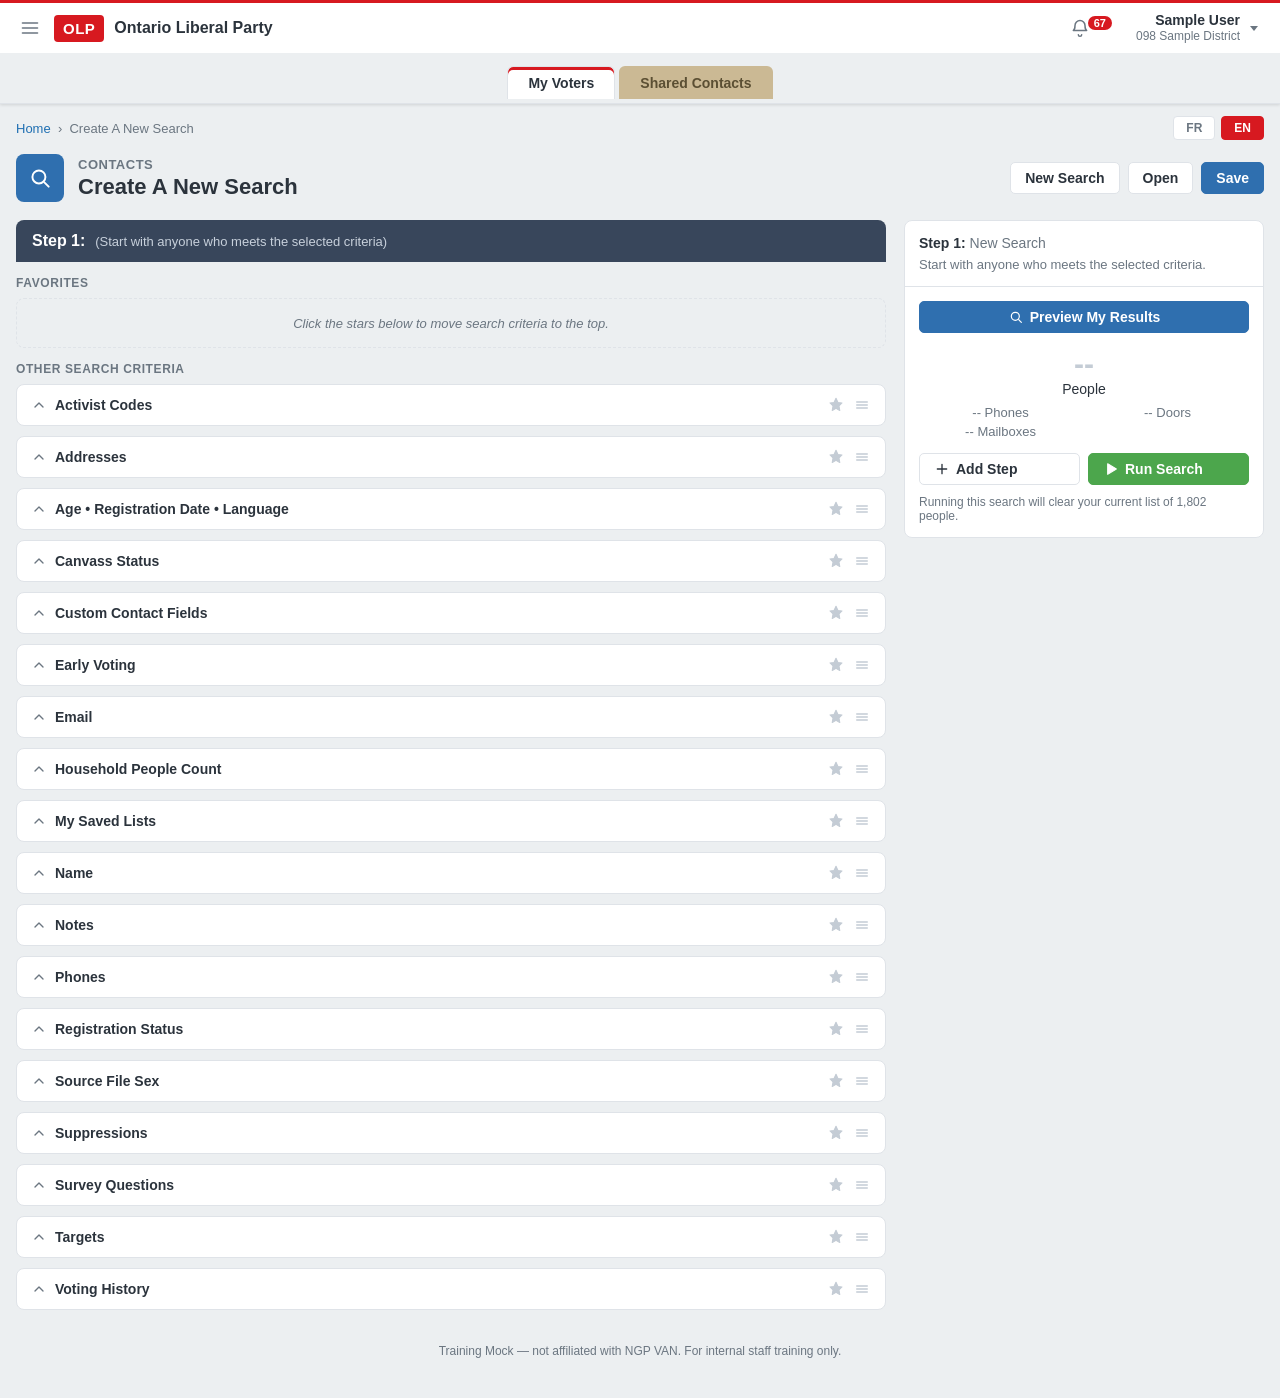
<file: createalist.html>
<!DOCTYPE html>
<html lang="en">
<head>
    <meta charset="utf-8">
    <meta name="viewport" content="width=device-width, initial-scale=1">
    <title>Ontario Liberal Party - Create A New Search (Training Mock)</title>
    <link rel="stylesheet" href="assets/css/liberalist.css">
</head>
<body class="grey-body">

<!-- ICON SPRITE (shared set + extras used on this page) -->
<svg aria-hidden="true" style="position:absolute;width:0;height:0;overflow:hidden">
    <symbol id="i-menu" viewBox="0 0 24 24"><path d="M3 6h18M3 12h18M3 18h18" stroke="currentColor" stroke-width="2" fill="none" stroke-linecap="round"/></symbol>
    <symbol id="i-home" viewBox="0 0 24 24"><path d="M3 11l9-8 9 8M5 10v10h5v-6h4v6h5V10" stroke="currentColor" stroke-width="2" fill="none" stroke-linejoin="round" stroke-linecap="round"/></symbol>
    <symbol id="i-tree" viewBox="0 0 24 24"><path d="M12 3v4M5 21v-4a2 2 0 012-2h10a2 2 0 012 2v4M12 7v8M9 5h6v2H9z" stroke="currentColor" stroke-width="1.8" fill="none" stroke-linecap="round" stroke-linejoin="round"/></symbol>
    <symbol id="i-people" viewBox="0 0 24 24"><circle cx="12" cy="7" r="3" stroke="currentColor" stroke-width="1.8" fill="none"/><path d="M6 21v-2a4 4 0 014-4h4a4 4 0 014 4v2" stroke="currentColor" stroke-width="1.8" fill="none" stroke-linecap="round"/></symbol>
    <symbol id="i-search" viewBox="0 0 24 24"><circle cx="11" cy="11" r="6" stroke="currentColor" stroke-width="1.8" fill="none"/><path d="M20 20l-4-4" stroke="currentColor" stroke-width="1.8" stroke-linecap="round"/></symbol>
    <symbol id="i-folder" viewBox="0 0 24 24"><path d="M3 7a2 2 0 012-2h4l2 2h8a2 2 0 012 2v8a2 2 0 01-2 2H5a2 2 0 01-2-2z" stroke="currentColor" stroke-width="1.8" fill="none" stroke-linejoin="round"/></symbol>
    <symbol id="i-address" viewBox="0 0 24 24"><rect x="5" y="3" width="14" height="18" rx="2" stroke="currentColor" stroke-width="1.8" fill="none"/><circle cx="12" cy="10" r="2.4" stroke="currentColor" stroke-width="1.6" fill="none"/><path d="M8.5 16a3.5 3.5 0 017 0" stroke="currentColor" stroke-width="1.6" fill="none" stroke-linecap="round"/></symbol>
    <symbol id="i-nameplate" viewBox="0 0 24 24"><rect x="3" y="6" width="18" height="12" rx="2" stroke="currentColor" stroke-width="1.8" fill="none"/><path d="M7 14a2.5 2.5 0 015 0M9.5 10.2a1.5 1.5 0 100-.1M14 10h4M14 13h3" stroke="currentColor" stroke-width="1.5" fill="none" stroke-linecap="round"/></symbol>
    <symbol id="i-listalt" viewBox="0 0 24 24"><rect x="4" y="4" width="16" height="16" rx="2" stroke="currentColor" stroke-width="1.8" fill="none"/><path d="M8 9h8M8 13h8M8 17h5" stroke="currentColor" stroke-width="1.6" stroke-linecap="round"/></symbol>
    <symbol id="i-table" viewBox="0 0 24 24"><rect x="3" y="4" width="18" height="16" rx="2" stroke="currentColor" stroke-width="1.8" fill="none"/><path d="M3 9h18M3 14h18M9 4v16M15 4v16" stroke="currentColor" stroke-width="1.4"/></symbol>
    <symbol id="i-book" viewBox="0 0 24 24"><path d="M12 6c-2-1.5-5-1.5-7 0v12c2-1.5 5-1.5 7 0 2-1.5 5-1.5 7 0V6c-2-1.5-5-1.5-7 0zM12 6v12" stroke="currentColor" stroke-width="1.6" fill="none" stroke-linejoin="round"/></symbol>
    <symbol id="i-charts" viewBox="0 0 24 24"><path d="M4 20V10M10 20V4M16 20v-7M22 20H2" stroke="currentColor" stroke-width="2" fill="none" stroke-linecap="round"/></symbol>
    <symbol id="i-globe" viewBox="0 0 24 24"><circle cx="12" cy="12" r="9" stroke="currentColor" stroke-width="1.8" fill="none"/><path d="M3 12h18M12 3c3 3 3 15 0 18M12 3c-3 3-3 15 0 18" stroke="currentColor" stroke-width="1.4" fill="none"/></symbol>
    <symbol id="i-phone" viewBox="0 0 24 24"><path d="M6 3h3l2 5-2.5 1.5a11 11 0 005 5L21 12l-1 7c-9 0-16-7-16-16z" stroke="currentColor" stroke-width="1.6" fill="none" stroke-linejoin="round"/></symbol>
    <symbol id="i-list" viewBox="0 0 24 24"><path d="M8 6h12M8 12h12M8 18h12M4 6h.01M4 12h.01M4 18h.01" stroke="currentColor" stroke-width="2" stroke-linecap="round"/></symbol>
    <symbol id="i-pie" viewBox="0 0 24 24"><path d="M12 3v9h9a9 9 0 10-9-9z" stroke="currentColor" stroke-width="1.8" fill="none" stroke-linejoin="round"/><path d="M21 12a9 9 0 11-9-9" stroke="currentColor" stroke-width="1.8" fill="none"/></symbol>
    <symbol id="i-user" viewBox="0 0 24 24"><circle cx="12" cy="8" r="4" stroke="currentColor" stroke-width="1.8" fill="none"/><path d="M4 21a8 8 0 0116 0" stroke="currentColor" stroke-width="1.8" fill="none" stroke-linecap="round"/></symbol>
    <symbol id="i-bell" viewBox="0 0 24 24"><path d="M6 9a6 6 0 0112 0c0 5 2 6 2 6H4s2-1 2-6M10 20a2 2 0 004 0" stroke="currentColor" stroke-width="1.8" fill="none" stroke-linecap="round" stroke-linejoin="round"/></symbol>
    <symbol id="i-chevron-down" viewBox="0 0 24 24"><path d="M6 9l6 6 6-6" stroke="currentColor" stroke-width="2" fill="none" stroke-linecap="round" stroke-linejoin="round"/></symbol>
    <symbol id="i-chevron-right" viewBox="0 0 24 24"><path d="M9 6l6 6-6 6" stroke="currentColor" stroke-width="2" fill="none" stroke-linecap="round" stroke-linejoin="round"/></symbol>
    <symbol id="i-chat" viewBox="0 0 24 24"><path d="M4 5h16v11H9l-5 4z" stroke="currentColor" stroke-width="1.8" fill="none" stroke-linejoin="round"/></symbol>
    <symbol id="i-life" viewBox="0 0 24 24"><circle cx="12" cy="12" r="9" stroke="currentColor" stroke-width="1.8" fill="none"/><circle cx="12" cy="12" r="3.5" stroke="currentColor" stroke-width="1.8" fill="none"/><path d="M5 5l4 4M19 5l-4 4M5 19l4-4M19 19l-4-4" stroke="currentColor" stroke-width="1.6"/></symbol>
    <symbol id="i-star" viewBox="0 0 24 24"><path d="M12 3l2.6 5.6L20 9.3l-4 4 1 6-5-2.9L7 19.3l1-6-4-4 5.4-.7z" stroke="currentColor" stroke-width="1.5" fill="currentColor" stroke-linejoin="round"/></symbol>
    <symbol id="i-drag" viewBox="0 0 24 24"><path d="M5 8h14M5 12h14M5 16h14" stroke="currentColor" stroke-width="2" stroke-linecap="round"/></symbol>
    <symbol id="i-plus" viewBox="0 0 24 24"><path d="M12 5v14M5 12h14" stroke="currentColor" stroke-width="2" stroke-linecap="round"/></symbol>
    <symbol id="i-minus" viewBox="0 0 24 24"><path d="M5 12h14" stroke="currentColor" stroke-width="2" stroke-linecap="round"/></symbol>
    <symbol id="i-filter" viewBox="0 0 24 24"><path d="M3 5h18l-7 8v6l-4-2v-4z" stroke="currentColor" stroke-width="1.8" fill="none" stroke-linejoin="round"/></symbol>
    <symbol id="i-play" viewBox="0 0 24 24"><path d="M7 4l13 8-13 8z" stroke="currentColor" stroke-width="1.6" fill="currentColor" stroke-linejoin="round"/></symbol>
    <symbol id="i-dice" viewBox="0 0 24 24"><rect x="4" y="4" width="16" height="16" rx="3" stroke="currentColor" stroke-width="1.8" fill="none"/><circle cx="9" cy="9" r="1.3" fill="currentColor"/><circle cx="15" cy="15" r="1.3" fill="currentColor"/><circle cx="12" cy="12" r="1.3" fill="currentColor"/></symbol>
</svg>

<div id="wrapper" class="app-wrapper">

    <!-- ============================ TOP APP HEADER ======================== -->
    <header class="app-header">
        <div class="app-nav-header">
            <div class="app-nav-container">
                <button class="sidebar-toggle" id="sidebar-toggle-button" title="Expand Sidebar Menu" aria-label="Toggle menu">
                    <svg class="icon"><use href="#i-menu"></use></svg>
                </button>
                <div class="app-branding">
                    <a href="index.html" class="app-title">
                        <span class="logo-mark">OLP</span>
                        <span class="logo-text">Ontario Liberal Party</span>
                    </a>
                </div>
                <ul class="app-user-controls">
                    <li class="dropdown" id="notifications-wrapper">
                        <a href="#" class="dropdown-toggle" data-toggle="notif" title="Notifications">
                            <svg class="icon"><use href="#i-bell"></use></svg>
                            <span class="badge badge-red-pip">67</span>
                        </a>
                        <ul class="dropdown-menu dropdown-notifications" id="notif-menu">
                            <li class="dashlight-item">
                                <span class="page-title-sub">PDF</span>
                                <p><strong>Poll 4</strong> has completed generating. <a href="#">Download File</a></p>
                                <small class="time-ago">Jun 16 - 3:13 pm</small>
                            </li>
                            <li class="dashlight-bottom">
                                <a href="#">View 62 more&hellip;</a>
                                <small class="dismiss-all"><a href="#">Dismiss All</a></small>
                            </li>
                        </ul>
                    </li>
                    <li class="dropdown dropdown-user">
                        <a href="#" class="dropdown-toggle" data-toggle="user">
                            <div class="username-info">
                                <div class="username">Sample User</div>
                                <div class="sub-info">098 Sample District</div>
                            </div>
                            <span class="nub"></span>
                        </a>
                        <ul class="dropdown-menu dropdown-menu-right" id="user-menu">
                            <li class="dropdown-header">
                                <div class="profile-name">sampleuser1</div>
                                <div class="sub-info">098 Sample District</div>
                                <a class="switch-context" href="#">Switch</a>
                            </li>
                            <li><a href="#">Manage Profile</a></li>
                            <li><a href="#">Email Preferences</a></li>
                            <li class="divider"></li>
                            <li><a href="#">VAN Help Center</a></li>
                            <li><a href="#">Log Out</a></li>
                        </ul>
                    </li>
                </ul>
            </div>
        </div>
        <div class="app-nav">
            <div class="app-nav-container">
                <ul class="nav nav-tabs">
                    <li class="tab grey active" data-side="voterfile"><a href="#">My Voters</a></li>
                    <li class="tab tan" data-side="shared"><a href="#">Shared Contacts</a></li>
                </ul>
            </div>
        </div>
    </header>

    <!-- ============================ SLIDE-OUT SIDEBAR ===================== -->
    <nav id="sidebarNavigation" class="sidebar">
        <div id="sidebarHeader">
            <div class="input-control">
                <svg class="icon search-icon"><use href="#i-search"></use></svg>
                <input type="search" id="sidebar-search-input" placeholder="Search for a page" autocomplete="off">
            </div>
        </div>
        <div id="sidebarContent">
            <div class="page-group">
                <div class="page-group-accordion">
                    <a class="page" href="index.html"><svg class="page-icon"><use href="#i-home"></use></svg><span>Home</span></a>
                    <a class="page" href="index.html"><svg class="page-icon"><use href="#i-tree"></use></svg><span>Main Menu</span></a>
                    <a class="page" href="#"><svg class="page-icon"><use href="#i-people"></use></svg><span>Voter Contact</span></a>
                </div>
            </div>
            <div class="page-group">
                <a class="page-group-toggle" href="#"><svg class="page-group-chevron"><use href="#i-chevron-down"></use></svg><span class="page-group-name">PEOPLE</span></a>
                <div class="page-group-accordion">
                    <a class="page active" href="createalist.html"><svg class="page-icon"><use href="#i-search"></use></svg><span>Create a List</span></a>
                    <a class="page" href="#"><svg class="page-icon"><use href="#i-folder"></use></svg><span>My Folders</span></a>
                    <a class="page" href="mylist.html"><svg class="page-icon"><use href="#i-address"></use></svg><span>My List (1,802 People)</span></a>
                    <a class="page" href="#"><svg class="page-icon"><use href="#i-nameplate"></use></svg><span>Quick Look Up</span></a>
                </div>
            </div>
            <div class="page-group">
                <a class="page-group-toggle" href="#"><svg class="page-group-chevron"><use href="#i-chevron-down"></use></svg><span class="page-group-name">DATA ENTRY</span></a>
                <div class="page-group-accordion">
                    <a class="page" href="#"><svg class="page-icon"><use href="#i-listalt"></use></svg><span>Form View</span></a>
                    <a class="page" href="#"><svg class="page-icon"><use href="#i-table"></use></svg><span>Grid View</span></a>
                    <a class="page" href="#"><svg class="page-icon"><use href="#i-book"></use></svg><span>Quick Mark</span></a>
                </div>
            </div>
            <div class="page-group">
                <a class="page-group-toggle" href="#"><svg class="page-group-chevron"><use href="#i-chevron-down"></use></svg><span class="page-group-name">ORGANIZING</span></a>
                <div class="page-group-accordion">
                    <a class="page" href="#"><svg class="page-icon"><use href="#i-charts"></use></svg><span>Canvass Results</span></a>
                    <a class="page" href="turf.html"><svg class="page-icon"><use href="#i-globe"></use></svg><span>My Turfs</span></a>
                    <a class="page" href="phonebank.html"><svg class="page-icon"><use href="#i-phone"></use></svg><span>Virtual Phone Bank</span></a>
                    <a class="page" href="#"><svg class="page-icon"><use href="#i-list"></use></svg><span>Virtual Phone Bank List</span></a>
                </div>
            </div>
            <div class="page-group">
                <a class="page-group-toggle" href="#"><svg class="page-group-chevron"><use href="#i-chevron-down"></use></svg><span class="page-group-name">REPORTING</span></a>
                <div class="page-group-accordion">
                    <a class="page" href="counts.html"><svg class="page-icon"><use href="#i-pie"></use></svg><span>Counts and Crosstabs</span></a>
                    <a class="page" href="#"><svg class="page-icon"><use href="#i-charts"></use></svg><span>Report Manager</span></a>
                </div>
            </div>
            <div class="page-group">
                <a class="page-group-toggle" href="#"><svg class="page-group-chevron"><use href="#i-chevron-down"></use></svg><span class="page-group-name">ADMIN</span></a>
                <div class="page-group-accordion">
                    <a class="page" href="#"><svg class="page-icon"><use href="#i-user"></use></svg><span>Users</span></a>
                </div>
            </div>
        </div>
    </nav>
    <div id="sidebarOverlay"></div>

    <!-- ============================ MAIN CONTENT ========================== -->
    <div id="content" class="app-content">
        <div class="app-content-inner">

            <nav id="sub-nav">
                <ol class="breadcrumbs">
                    <li><a href="index.html">Home</a> &nbsp;›&nbsp; <span>Create A New Search</span></li>
                </ol>
                <ul class="menu-icons">
                    <li><a class="btn-toggle" href="#">FR</a></li>
                    <li><a class="btn-toggle selected" href="#">EN</a></li>
                </ul>
            </nav>

            <!-- page title + action buttons -->
            <div class="van-header with-actions">
                <div class="page-title-container">
                    <div class="page-title-icon">
                        <div class="square blue"><svg class="icon"><use href="#i-search"></use></svg></div>
                    </div>
                    <div class="page-title-group">
                        <h3 class="page-title-sub">Contacts</h3>
                        <h5 class="page-title">Create A New Search</h5>
                    </div>
                </div>
                <div class="van-header-actions">
                    <button class="btn" onclick="location.href='createalist.html'">New Search</button>
                    <button class="btn">Open</button>
                    <button class="btn btn-primary">Save</button>
                </div>
            </div>

            <!-- two columns: criteria form + search summary -->
            <div class="row-thirds">

                <!-- =================== LEFT: search criteria =================== -->
                <div class="col-wide">

                    <div class="cal-step-header">
                        <span class="Headline">Step 1:</span>
                        <label>(Start with anyone who meets the selected criteria)</label>
                    </div>

                    <div class="cal-section-label">Favorites</div>
                    <div class="favorites-drop">
                        <span class="cal-help-text">Click the stars below to move search criteria to the top.</span>
                    </div>

                    <div class="cal-section-label">Other Search Criteria</div>

                    <div id="cal-sections">

                        <!-- Activist Codes -->
                        <div class="page-section collapsed" data-section="ActivistCodes">
                            <div class="ps-heading">
                                <svg class="ps-chevron"><use href="#i-chevron-right"></use></svg>
                                <span class="ps-title">Activist Codes</span>
                                <button class="ps-star" title="Mark as favorite"><svg viewBox="0 0 24 24" width="18" height="18"><use href="#i-star"></use></svg></button>
                                <svg class="ps-drag"><use href="#i-drag"></use></svg>
                            </div>
                            <div class="ps-body">
                                <div class="ac-picker" id="ac-picker"><!-- Activist Codes Picker filled by JS --></div>
                            </div>
                        </div>

                        <!-- Addresses -->
                        <div class="page-section collapsed" data-section="LocationGroups">
                            <div class="ps-heading">
                                <svg class="ps-chevron"><use href="#i-chevron-right"></use></svg>
                                <span class="ps-title">Addresses</span>
                                <button class="ps-star" title="Mark as favorite"><svg viewBox="0 0 24 24" width="18" height="18"><use href="#i-star"></use></svg></button>
                                <svg class="ps-drag"><use href="#i-drag"></use></svg>
                            </div>
                            <div class="ps-body">
                                <table class="cal-table"><tbody>
                                    <tr><td class="van-label">Status</td><td>
                                        <select class="field"><option>Search Current Addresses</option><option>Search Previous Addresses</option></select></td></tr>
                                    <tr><td class="van-label">Riding</td><td>
                                        <select class="field"><option></option><option>Don Valley West</option><option>Scarborough Southwest</option></select></td></tr>
                                    <tr><td class="van-label">Old Riding</td><td>
                                        <select class="field"><option></option><option>Beaches-East York</option><option>Eglinton-Lawrence</option><option>Scarborough-Guildwood</option><option>Toronto Centre</option></select></td></tr>
                                    <tr><td class="van-label">Street Name</td><td><input class="field" type="text"></td></tr>
                                    <tr><td class="van-label">Street # From</td><td>
                                        <input class="field sm" type="text"> To <input class="field sm" type="text">
                                        <span class="fieldCheckRadio"><input type="checkbox" id="odd"><label for="odd">Odd Only</label></span>
                                        <span class="fieldCheckRadio"><input type="checkbox" id="even"><label for="even">Even Only</label></span></td></tr>
                                    <tr><td class="van-label">City</td><td><input class="field" type="text"></td></tr>
                                    <tr><td class="van-label">Radius</td><td>
                                        <input class="field sm" type="text"> km From Postal Code <input class="field sm" type="text"></td></tr>
                                    <tr><td class="van-label">Added Since</td><td><input class="field sm" type="text" placeholder="dd/mm/yyyy"></td></tr>
                                    <tr><td class="van-label">Best Addresses Only</td><td>
                                        <select class="field"><option>Best Addresses Only</option><option>All Addresses</option></select></td></tr>
                                </tbody></table>
                            </div>
                        </div>

                        <!-- Age / Registration Date / Language -->
                        <div class="page-section collapsed" data-section="AgeReg">
                            <div class="ps-heading">
                                <svg class="ps-chevron"><use href="#i-chevron-right"></use></svg>
                                <span class="ps-title">Age • Registration Date • Language</span>
                                <button class="ps-star" title="Mark as favorite"><svg viewBox="0 0 24 24" width="18" height="18"><use href="#i-star"></use></svg></button>
                                <svg class="ps-drag"><use href="#i-drag"></use></svg>
                            </div>
                            <div class="ps-body">
                                <table class="cal-table"><tbody>
                                    <tr><td class="van-label">Age From</td><td>
                                        <input class="field sm" type="text"> To <input class="field sm" type="text"></td></tr>
                                    <tr><td class="van-label">Birthday <span class="help-icon" title="Search by month and day of birth">ⓘ</span></td><td>
                                        <select class="field"><option>--Select a Date Range Type--</option><option>Between</option><option>In the range of</option></select></td></tr>
                                    <tr><td class="van-label">Date of Birth <span class="help-icon" title="Search by month, day and year">ⓘ</span></td><td>
                                        <select class="field"><option>--Select a Date Range Type--</option><option>Between</option><option>In the range of</option><option>In the month of</option></select></td></tr>
                                    <tr><td class="van-label">Zodiac Sign</td><td>
                                        <select class="field"><option></option><option>Aries</option><option>Taurus</option><option>Gemini</option><option>Cancer</option><option>Leo</option><option>Virgo</option><option>Libra</option><option>Scorpio</option><option>Sagittarius</option><option>Capricorn</option><option>Aquarius</option><option>Pisces</option></select></td></tr>
                                    <tr><td class="van-label">Reg Date From</td><td>
                                        <input class="field sm" type="text" placeholder="dd/mm/yyyy"> To <input class="field sm" type="text" placeholder="dd/mm/yyyy">
                                        <span class="fieldCheckRadio"><input type="radio" name="regtype" id="rt1"><label for="rt1">Oldest Known</label></span>
                                        <span class="fieldCheckRadio"><input type="radio" name="regtype" id="rt2"><label for="rt2">Current</label></span></td></tr>
                                    <tr><td class="van-label">Official Language</td><td>
                                        <select class="field"><option></option><option>En</option><option>Fr</option></select></td></tr>
                                </tbody></table>
                            </div>
                        </div>

                        <!-- Canvass Status -->
                        <div class="page-section collapsed" data-section="CanvassStatus">
                            <div class="ps-heading">
                                <svg class="ps-chevron"><use href="#i-chevron-right"></use></svg>
                                <span class="ps-title">Canvass Status</span>
                                <button class="ps-star" title="Mark as favorite"><svg viewBox="0 0 24 24" width="18" height="18"><use href="#i-star"></use></svg></button>
                                <svg class="ps-drag"><use href="#i-drag"></use></svg>
                            </div>
                            <div class="ps-body">
                                <table class="cal-table"><tbody>
                                    <tr><td colspan="2">
                                        <select class="field field-inline"><option></option><option>Exclude</option><option>Include Only</option></select>
                                        people based on the following canvass results:</td></tr>
                                    <tr><td colspan="2">
                                        <div class="result-grid">
                                            <label><input type="checkbox"> Anglais</label>
                                            <label><input type="checkbox"> French</label>
                                            <label><input type="checkbox"> Non-Citizen</label>
                                            <label><input type="checkbox"> Busy</label>
                                            <label><input type="checkbox"> Hostile</label>
                                            <label><input type="checkbox"> Not Home</label>
                                            <label><input type="checkbox"> Call Back</label>
                                            <label><input type="checkbox"> Inaccessible</label>
                                            <label><input type="checkbox"> Other Language</label>
                                            <label><input type="checkbox"> Canvassed</label>
                                            <label><input type="checkbox"> Left Message</label>
                                            <label><input type="checkbox"> Refused</label>
                                            <label><input type="checkbox"> Deceased</label>
                                            <label><input type="checkbox"> Lit Dropped</label>
                                            <label><input type="checkbox"> Sent Email</label>
                                            <label><input type="checkbox"> Disconnected</label>
                                            <label><input type="checkbox"> Mailed</label>
                                            <label><input type="checkbox"> Submitted</label>
                                            <label><input type="checkbox"> Do Not Call</label>
                                            <label><input type="checkbox"> Moved</label>
                                            <label><input type="checkbox"> Texted Back</label>
                                            <label><input type="checkbox"> No Such Address</label>
                                            <label><input type="checkbox"> Wrong Number</label>
                                        </div></td></tr>
                                    <tr><td class="van-label">Input Type</td><td>
                                        <select class="field"><option></option><option>Manual</option><option>Bulk</option><option>VPB</option><option>Mobile</option><option>Website</option></select></td></tr>
                                    <tr><td class="van-label">Contact Type</td><td>
                                        <select class="field"><option></option><option>Phone</option><option>Walk</option><option>Event</option><option>SMS Text</option><option>Personal Email</option></select></td></tr>
                                    <tr><td class="van-label">Canvassed By</td><td><input class="field" type="text"></td></tr>
                                    <tr><td class="van-label">Date Canvassed</td><td>
                                        <select class="field"><option>--Select a Date Range Type--</option><option>Between</option><option>In the range of</option><option>In the month of</option></select></td></tr>
                                    <tr><td class="van-label">Entered by</td><td>
                                        <select class="field"><option></option><option>Doe, Jane</option><option>Smith, John</option><option>Volunteer, A</option></select></td></tr>
                                    <tr><td class="van-label">Occurrences</td><td>
                                        <input class="field sm" type="text" placeholder="0"> to <input class="field sm" type="text" placeholder="0"></td></tr>
                                    <tr><td class="van-label">Note Text</td><td><input class="field" type="text"></td></tr>
                                </tbody></table>
                            </div>
                        </div>

                        <!-- Custom Contact Fields (loads on demand) -->
                        <div class="page-section collapsed lazy" data-section="CustomFieldsDefault">
                            <div class="ps-heading">
                                <svg class="ps-chevron"><use href="#i-chevron-right"></use></svg>
                                <span class="ps-title">Custom Contact Fields</span>
                                <button class="ps-star" title="Mark as favorite"><svg viewBox="0 0 24 24" width="18" height="18"><use href="#i-star"></use></svg></button>
                                <svg class="ps-drag"><use href="#i-drag"></use></svg>
                            </div>
                            <div class="ps-body"><p class="muted-note">No custom contact fields are configured in this training database.</p></div>
                        </div>

                        <!-- Early Voting -->
                        <div class="page-section collapsed" data-section="EarlyVoting">
                            <div class="ps-heading">
                                <svg class="ps-chevron"><use href="#i-chevron-right"></use></svg>
                                <span class="ps-title">Early Voting</span>
                                <button class="ps-star" title="Mark as favorite"><svg viewBox="0 0 24 24" width="18" height="18"><use href="#i-star"></use></svg></button>
                                <svg class="ps-drag"><use href="#i-drag"></use></svg>
                            </div>
                            <div class="ps-body">
                                <table class="cal-table"><tbody>
                                    <tr><td><label><input type="checkbox" checked> Exclude People Who Have "Early Voted"</label></td></tr>
                                    <tr><td><label><input type="checkbox"> Include Only People Who Have "Early Voted"</label></td></tr>
                                    <tr><td><label><input type="checkbox" checked> Exclude People Who Have "E-Day Voted"</label></td></tr>
                                    <tr><td><label><input type="checkbox"> Include Only People Who Have "E-Day Voted"</label></td></tr>
                                    <tr><td><h3>Early Voter Status</h3></td></tr>
                                    <tr><td>
                                        <select class="field field-inline"><option>Include Only</option><option selected>Exclude</option></select>
                                        people who did
                                        <select class="field field-inline"><option>All</option><option>Any</option></select>
                                        of the following:</td></tr>
                                    <tr><td><label><input type="checkbox"> Anyone who has "Ballot Application Requested"</label></td></tr>
                                    <tr><td><label><input type="checkbox"> Anyone who has "Ballot Reissued"</label></td></tr>
                                    <tr><td><label><input type="checkbox"> Anyone who has "Ballot Rejected"</label></td></tr>
                                    <tr><td><label><input type="checkbox"> Anyone who has "Early Voted"</label></td></tr>
                                    <tr><td><label><input type="checkbox"> Anyone who has "E-Day Voted"</label></td></tr>
                                </tbody></table>
                            </div>
                        </div>

                        <!-- Email -->
                        <div class="page-section collapsed" data-section="EmailSource">
                            <div class="ps-heading">
                                <svg class="ps-chevron"><use href="#i-chevron-right"></use></svg>
                                <span class="ps-title">Email</span>
                                <button class="ps-star" title="Mark as favorite"><svg viewBox="0 0 24 24" width="18" height="18"><use href="#i-star"></use></svg></button>
                                <svg class="ps-drag"><use href="#i-drag"></use></svg>
                            </div>
                            <div class="ps-body">
                                <table class="cal-table"><tbody>
                                    <tr><td class="van-label">Date Added</td><td>
                                        <select class="field"><option>--Select a Date Range Type--</option><option>Between</option><option>In the range of</option><option>In the month of</option></select></td></tr>
                                    <tr><td class="van-label">Email Domain</td><td><input class="field" type="text" placeholder="e.g. gmail.com"></td></tr>
                                    <tr><td class="van-label">Subscription Status</td><td>
                                        <select class="field"><option></option><option>Subscribed</option><option>Unsubscribed</option></select></td></tr>
                                </tbody></table>
                            </div>
                        </div>

                        <!-- Household People Count -->
                        <div class="page-section collapsed lazy" data-section="HHSexCount">
                            <div class="ps-heading">
                                <svg class="ps-chevron"><use href="#i-chevron-right"></use></svg>
                                <span class="ps-title">Household People Count</span>
                                <button class="ps-star" title="Mark as favorite"><svg viewBox="0 0 24 24" width="18" height="18"><use href="#i-star"></use></svg></button>
                                <svg class="ps-drag"><use href="#i-drag"></use></svg>
                            </div>
                            <div class="ps-body">
                                <table class="cal-table"><tbody>
                                    <tr><td class="van-label">Households containing</td><td><input class="field sm" type="text"> To <input class="field sm" type="text"> Men</td></tr>
                                    <tr><td class="van-label">Households containing</td><td><input class="field sm" type="text"> To <input class="field sm" type="text"> Women</td></tr>
                                    <tr><td class="van-label">Households containing</td><td><input class="field sm" type="text"> To <input class="field sm" type="text"> People</td></tr>
                                </tbody></table>
                            </div>
                        </div>

                        <!-- My Saved Lists (loads on demand) -->
                        <div class="page-section collapsed lazy" data-section="SavedLists">
                            <div class="ps-heading">
                                <svg class="ps-chevron"><use href="#i-chevron-right"></use></svg>
                                <span class="ps-title">My Saved Lists</span>
                                <button class="ps-star" title="Mark as favorite"><svg viewBox="0 0 24 24" width="18" height="18"><use href="#i-star"></use></svg></button>
                                <svg class="ps-drag"><use href="#i-drag"></use></svg>
                            </div>
                            <div class="ps-body"><p class="muted-note">You have no saved lists in this training database yet.</p></div>
                        </div>

                        <!-- Name (loads on demand) -->
                        <div class="page-section collapsed" data-section="Name">
                            <div class="ps-heading">
                                <svg class="ps-chevron"><use href="#i-chevron-right"></use></svg>
                                <span class="ps-title">Name</span>
                                <button class="ps-star" title="Mark as favorite"><svg viewBox="0 0 24 24" width="18" height="18"><use href="#i-star"></use></svg></button>
                                <svg class="ps-drag"><use href="#i-drag"></use></svg>
                            </div>
                            <div class="ps-body">
                                <table class="cal-table"><tbody>
                                    <tr><td class="van-label">First Name</td><td><input class="field" type="text"></td></tr>
                                    <tr><td class="van-label">Last Name</td><td><input class="field" type="text"></td></tr>
                                </tbody></table>
                            </div>
                        </div>

                        <!-- Notes -->
                        <div class="page-section collapsed" data-section="Notes">
                            <div class="ps-heading">
                                <svg class="ps-chevron"><use href="#i-chevron-right"></use></svg>
                                <span class="ps-title">Notes</span>
                                <button class="ps-star" title="Mark as favorite"><svg viewBox="0 0 24 24" width="18" height="18"><use href="#i-star"></use></svg></button>
                                <svg class="ps-drag"><use href="#i-drag"></use></svg>
                            </div>
                            <div class="ps-body">
                                <table class="cal-table"><tbody>
                                    <tr><td class="van-label">Text</td><td><input class="field" type="text" placeholder="Contains keyword or phrase..."></td></tr>
                                    <tr><td class="van-label">Date From</td><td><input class="field sm" type="text" placeholder="dd/mm/yyyy"> To <input class="field sm" type="text" placeholder="dd/mm/yyyy"></td></tr>
                                    <tr><td class="van-label">Entered By</td><td>
                                        <select class="field"><option></option><option>Doe, Jane</option><option>Smith, John</option></select></td></tr>
                                    <tr><td colspan="2"><label><input type="checkbox"> Include <em>only</em> notes that are pinned</label></td></tr>
                                </tbody></table>
                            </div>
                        </div>

                        <!-- Phones (loads on demand) -->
                        <div class="page-section collapsed" data-section="Phones">
                            <div class="ps-heading">
                                <svg class="ps-chevron"><use href="#i-chevron-right"></use></svg>
                                <span class="ps-title">Phones</span>
                                <button class="ps-star" title="Mark as favorite"><svg viewBox="0 0 24 24" width="18" height="18"><use href="#i-star"></use></svg></button>
                                <svg class="ps-drag"><use href="#i-drag"></use></svg>
                            </div>
                            <div class="ps-body">
                                <table class="cal-table"><tbody>
                                    <tr><td class="van-label">Phone Type</td><td>
                                        <select class="field"><option></option><option>Home</option><option>Cell</option><option>Work</option></select></td></tr>
                                    <tr><td colspan="2"><label><input type="checkbox"> Include only people with a phone number</label></td></tr>
                                </tbody></table>
                            </div>
                        </div>

                        <!-- Registration Status -->
                        <div class="page-section collapsed" data-section="VoterStatus">
                            <div class="ps-heading">
                                <svg class="ps-chevron"><use href="#i-chevron-right"></use></svg>
                                <span class="ps-title">Registration Status</span>
                                <button class="ps-star" title="Mark as favorite"><svg viewBox="0 0 24 24" width="18" height="18"><use href="#i-star"></use></svg></button>
                                <svg class="ps-drag"><use href="#i-drag"></use></svg>
                            </div>
                            <div class="ps-body">
                                <table class="cal-table"><tbody>
                                    <tr><td><h3>Voter Status</h3></td></tr>
                                    <tr><td><label><input type="checkbox" checked> Registered</label></td></tr>
                                    <tr><td><label><input type="checkbox" checked> New Voters</label></td></tr>
                                </tbody></table>
                            </div>
                        </div>

                        <!-- Source File Sex (loads on demand) -->
                        <div class="page-section collapsed lazy" data-section="Sex">
                            <div class="ps-heading">
                                <svg class="ps-chevron"><use href="#i-chevron-right"></use></svg>
                                <span class="ps-title">Source File Sex</span>
                                <button class="ps-star" title="Mark as favorite"><svg viewBox="0 0 24 24" width="18" height="18"><use href="#i-star"></use></svg></button>
                                <svg class="ps-drag"><use href="#i-drag"></use></svg>
                            </div>
                            <div class="ps-body">
                                <table class="cal-table"><tbody>
                                    <tr><td><label><input type="checkbox"> Male</label> &nbsp; <label><input type="checkbox"> Female</label></td></tr>
                                </tbody></table>
                            </div>
                        </div>

                        <!-- Suppressions -->
                        <div class="page-section collapsed" data-section="Suppressions">
                            <div class="ps-heading">
                                <svg class="ps-chevron"><use href="#i-chevron-right"></use></svg>
                                <span class="ps-title">Suppressions</span>
                                <button class="ps-star" title="Mark as favorite"><svg viewBox="0 0 24 24" width="18" height="18"><use href="#i-star"></use></svg></button>
                                <svg class="ps-drag"><use href="#i-drag"></use></svg>
                            </div>
                            <div class="ps-body">
                                <table class="cal-table"><tbody>
                                    <tr><td class="van-label">Include people who have</td><td>
                                        <label><input type="checkbox" checked> Current Voting Address</label><br>
                                        <label><input type="checkbox"> Previous Voting Address</label><br>
                                        <label><input type="checkbox" checked> Current Mailing Address</label><br>
                                        <label><input type="checkbox"> Previous Mailing Address</label></td></tr>
                                    <tr><td></td><td><select class="field"><option>Exclude Deceased</option><option>Include Deceased</option><option>Deceased Only</option></select></td></tr>
                                    <tr><td></td><td><select class="field"><option>Exclude Do Not Call</option><option>Include Do Not Call</option><option>Do Not Call Only</option></select></td></tr>
                                    <tr><td></td><td><select class="field"><option>Exclude Do Not Email</option><option selected>Include Do Not Email</option><option>Do Not Email Only</option></select></td></tr>
                                    <tr><td></td><td><select class="field"><option>Exclude Do Not Mail</option><option selected>Include Do Not Mail</option><option>Do Not Mail Only</option></select></td></tr>
                                </tbody></table>
                            </div>
                        </div>

                        <!-- Survey Questions -->
                        <div class="page-section collapsed" data-section="SurveyQuestions">
                            <div class="ps-heading">
                                <svg class="ps-chevron"><use href="#i-chevron-right"></use></svg>
                                <span class="ps-title">Survey Questions</span>
                                <button class="ps-star" title="Mark as favorite"><svg viewBox="0 0 24 24" width="18" height="18"><use href="#i-star"></use></svg></button>
                                <svg class="ps-drag"><use href="#i-drag"></use></svg>
                            </div>
                            <div class="ps-body">
                                <table class="cal-table"><tbody>
                                    <tr><td class="van-label">Question</td><td>
                                        <select class="field" id="sq-question">
                                            <option value=""></option>
                                            <option>2029 Affiliation: ID by Volunteer</option>
                                            <option>2029 Volunteer: Volunteer Status</option>
                                            <option>2026 Action: BE - Sign Request</option>
                                            <option>2025 Affiliation: ID by Volunteer</option>
                                            <option value="archived">Show Archived...</option>
                                        </select></td></tr>
                                </tbody></table>
                                <!-- responses + contact filters appear here once a question is chosen -->
                                <div id="sq-detail" hidden></div>
                            </div>
                        </div>

                        <!-- Targets (loads on demand) -->
                        <div class="page-section collapsed lazy" data-section="Targets">
                            <div class="ps-heading">
                                <svg class="ps-chevron"><use href="#i-chevron-right"></use></svg>
                                <span class="ps-title">Targets</span>
                                <button class="ps-star" title="Mark as favorite"><svg viewBox="0 0 24 24" width="18" height="18"><use href="#i-star"></use></svg></button>
                                <svg class="ps-drag"><use href="#i-drag"></use></svg>
                            </div>
                            <div class="ps-body"><p class="muted-note">No targets are configured in this training database.</p></div>
                        </div>

                        <!-- Voting History (loads on demand) -->
                        <div class="page-section collapsed lazy" data-section="VotingHistory">
                            <div class="ps-heading">
                                <svg class="ps-chevron"><use href="#i-chevron-right"></use></svg>
                                <span class="ps-title">Voting History</span>
                                <button class="ps-star" title="Mark as favorite"><svg viewBox="0 0 24 24" width="18" height="18"><use href="#i-star"></use></svg></button>
                                <svg class="ps-drag"><use href="#i-drag"></use></svg>
                            </div>
                            <div class="ps-body">
                                <table class="cal-table"><tbody>
                                    <tr><td class="van-label">Voted in</td><td>
                                        <select class="field"><option></option><option>2025 General Election</option><option>2022 General Election</option><option>2021 By-Election</option></select></td></tr>
                                </tbody></table>
                            </div>
                        </div>

                    </div>
                </div>

                <!-- =================== RIGHT: search summary ================== -->
                <div class="col-narrow">
                    <div class="search-summary">
                        <div class="summary-box">
                            <div class="summary-step">
                                <span class="step-num">Step 1:</span>
                                <span class="step-type">New Search</span>
                                <div class="summary-readable">Start with anyone who meets the selected criteria.</div>
                            </div>
                            <div class="summary-actions">
                                <button class="btn btn-primary btn-block" id="preview-btn">
                                    <svg class="icon"><use href="#i-search"></use></svg> Preview My Results
                                </button>
                                <div class="preview-count">
                                    <div class="big faded" id="people-count">--</div>
                                    <div>People</div>
                                    <ul class="preview-other" id="preview-other" hidden>
                                        <li><span id="c-phones">--</span> Phones</li>
                                        <li><span id="c-doors">--</span> Doors</li>
                                        <li><span id="c-mail">--</span> Mailboxes</li>
                                    </ul>
                                </div>
                                <div class="summary-buttons">
                                    <button class="btn" id="add-step-btn"><svg class="icon"><use href="#i-plus"></use></svg> Add Step</button>
                                    <button class="btn btn-green" id="run-btn"><svg class="icon"><use href="#i-play"></use></svg> Run Search</button>
                                </div>
                                <span class="overwrite-warning">Running this search will clear your current list of 1,802 people.</span>
                            </div>
                        </div>
                    </div>
                </div>

            </div>

            <footer id="copyright">
                <span>Training Mock &mdash; not affiliated with NGP VAN. For internal staff training only.</span>
            </footer>

        </div>
    </div>

</div><!-- /#wrapper -->

<script src="assets/data/training-data.js"></script>
<script src="assets/js/currentlist.js"></script>
<script src="assets/js/liberalist.js"></script>
<script src="assets/js/createalist.js"></script>
</body>
</html>
</file>
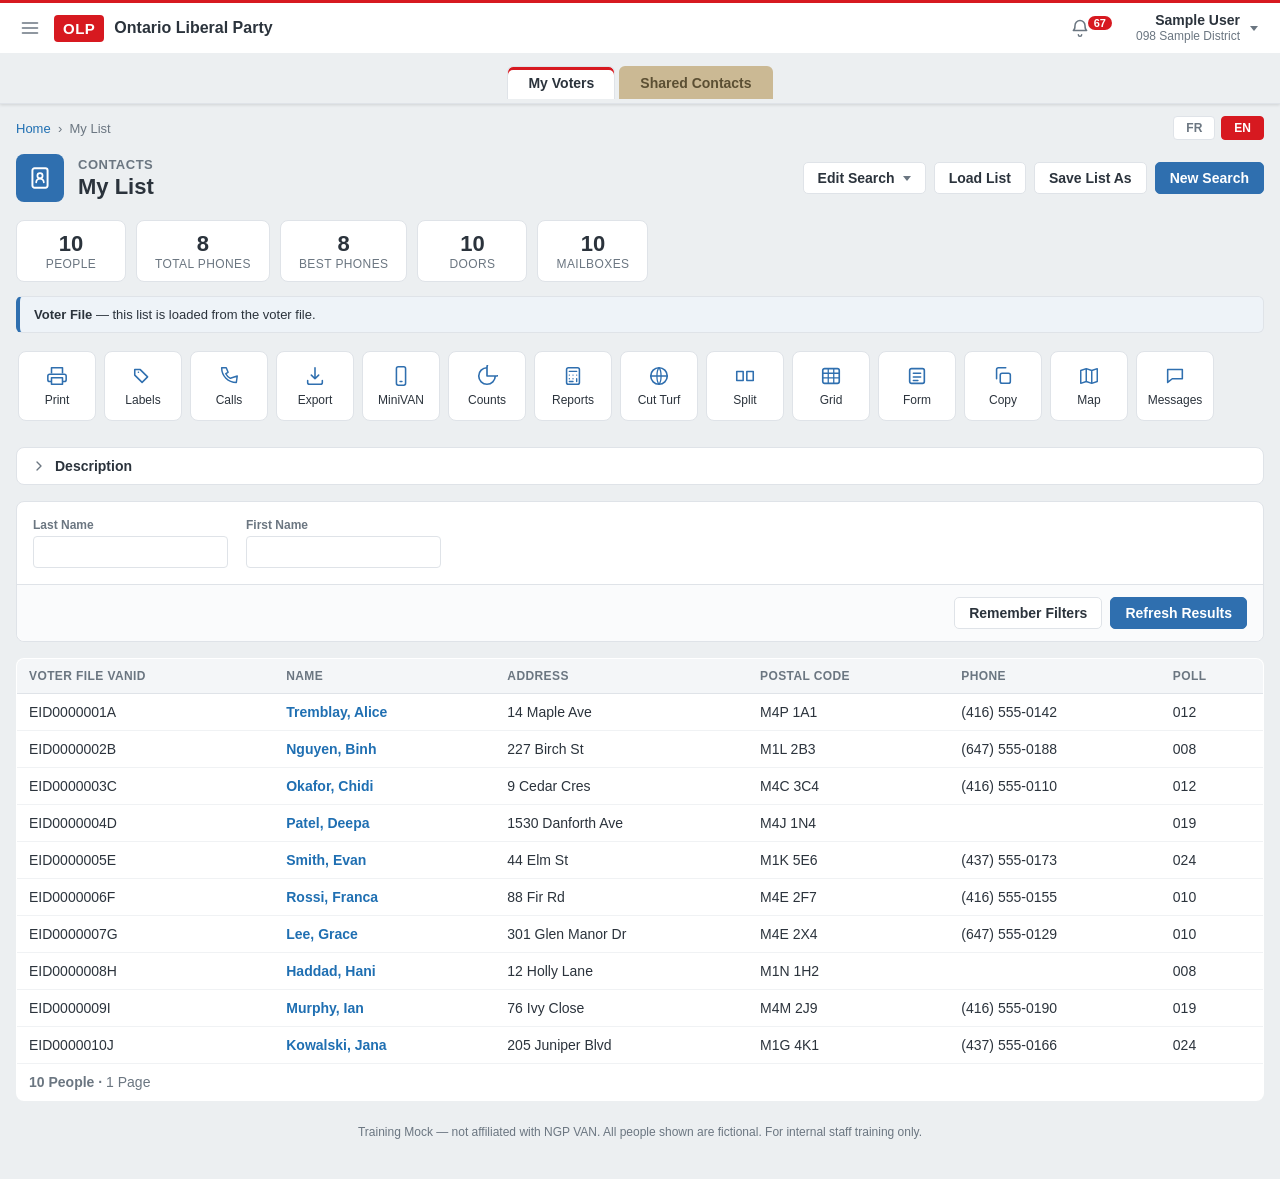
<file: mylist.html>
<!DOCTYPE html>
<html lang="en">
<head>
    <meta charset="utf-8">
    <meta name="viewport" content="width=device-width, initial-scale=1">
    <title>Ontario Liberal Party - My List (Training Mock)</title>
    <link rel="stylesheet" href="assets/css/liberalist.css">
</head>
<body class="grey-body">

<!-- ICON SPRITE (nav set + My List action toolbar) -->
<svg aria-hidden="true" style="position:absolute;width:0;height:0;overflow:hidden">
    <symbol id="i-menu" viewBox="0 0 24 24"><path d="M3 6h18M3 12h18M3 18h18" stroke="currentColor" stroke-width="2" fill="none" stroke-linecap="round"/></symbol>
    <symbol id="i-home" viewBox="0 0 24 24"><path d="M3 11l9-8 9 8M5 10v10h5v-6h4v6h5V10" stroke="currentColor" stroke-width="2" fill="none" stroke-linejoin="round" stroke-linecap="round"/></symbol>
    <symbol id="i-tree" viewBox="0 0 24 24"><path d="M12 3v4M5 21v-4a2 2 0 012-2h10a2 2 0 012 2v4M12 7v8M9 5h6v2H9z" stroke="currentColor" stroke-width="1.8" fill="none" stroke-linecap="round" stroke-linejoin="round"/></symbol>
    <symbol id="i-people" viewBox="0 0 24 24"><circle cx="12" cy="7" r="3" stroke="currentColor" stroke-width="1.8" fill="none"/><path d="M6 21v-2a4 4 0 014-4h4a4 4 0 014 4v2" stroke="currentColor" stroke-width="1.8" fill="none" stroke-linecap="round"/></symbol>
    <symbol id="i-search" viewBox="0 0 24 24"><circle cx="11" cy="11" r="6" stroke="currentColor" stroke-width="1.8" fill="none"/><path d="M20 20l-4-4" stroke="currentColor" stroke-width="1.8" stroke-linecap="round"/></symbol>
    <symbol id="i-folder" viewBox="0 0 24 24"><path d="M3 7a2 2 0 012-2h4l2 2h8a2 2 0 012 2v8a2 2 0 01-2 2H5a2 2 0 01-2-2z" stroke="currentColor" stroke-width="1.8" fill="none" stroke-linejoin="round"/></symbol>
    <symbol id="i-address" viewBox="0 0 24 24"><rect x="5" y="3" width="14" height="18" rx="2" stroke="currentColor" stroke-width="1.8" fill="none"/><circle cx="12" cy="10" r="2.4" stroke="currentColor" stroke-width="1.6" fill="none"/><path d="M8.5 16a3.5 3.5 0 017 0" stroke="currentColor" stroke-width="1.6" fill="none" stroke-linecap="round"/></symbol>
    <symbol id="i-nameplate" viewBox="0 0 24 24"><rect x="3" y="6" width="18" height="12" rx="2" stroke="currentColor" stroke-width="1.8" fill="none"/><path d="M7 14a2.5 2.5 0 015 0M9.5 10.2a1.5 1.5 0 100-.1M14 10h4M14 13h3" stroke="currentColor" stroke-width="1.5" fill="none" stroke-linecap="round"/></symbol>
    <symbol id="i-listalt" viewBox="0 0 24 24"><rect x="4" y="4" width="16" height="16" rx="2" stroke="currentColor" stroke-width="1.8" fill="none"/><path d="M8 9h8M8 13h8M8 17h5" stroke="currentColor" stroke-width="1.6" stroke-linecap="round"/></symbol>
    <symbol id="i-table" viewBox="0 0 24 24"><rect x="3" y="4" width="18" height="16" rx="2" stroke="currentColor" stroke-width="1.8" fill="none"/><path d="M3 9h18M3 14h18M9 4v16M15 4v16" stroke="currentColor" stroke-width="1.4"/></symbol>
    <symbol id="i-book" viewBox="0 0 24 24"><path d="M12 6c-2-1.5-5-1.5-7 0v12c2-1.5 5-1.5 7 0 2-1.5 5-1.5 7 0V6c-2-1.5-5-1.5-7 0zM12 6v12" stroke="currentColor" stroke-width="1.6" fill="none" stroke-linejoin="round"/></symbol>
    <symbol id="i-charts" viewBox="0 0 24 24"><path d="M4 20V10M10 20V4M16 20v-7M22 20H2" stroke="currentColor" stroke-width="2" fill="none" stroke-linecap="round"/></symbol>
    <symbol id="i-globe" viewBox="0 0 24 24"><circle cx="12" cy="12" r="9" stroke="currentColor" stroke-width="1.8" fill="none"/><path d="M3 12h18M12 3c3 3 3 15 0 18M12 3c-3 3-3 15 0 18" stroke="currentColor" stroke-width="1.4" fill="none"/></symbol>
    <symbol id="i-phone" viewBox="0 0 24 24"><path d="M6 3h3l2 5-2.5 1.5a11 11 0 005 5L21 12l-1 7c-9 0-16-7-16-16z" stroke="currentColor" stroke-width="1.6" fill="none" stroke-linejoin="round"/></symbol>
    <symbol id="i-list" viewBox="0 0 24 24"><path d="M8 6h12M8 12h12M8 18h12M4 6h.01M4 12h.01M4 18h.01" stroke="currentColor" stroke-width="2" stroke-linecap="round"/></symbol>
    <symbol id="i-pie" viewBox="0 0 24 24"><path d="M12 3v9h9a9 9 0 10-9-9z" stroke="currentColor" stroke-width="1.8" fill="none" stroke-linejoin="round"/><path d="M21 12a9 9 0 11-9-9" stroke="currentColor" stroke-width="1.8" fill="none"/></symbol>
    <symbol id="i-user" viewBox="0 0 24 24"><circle cx="12" cy="8" r="4" stroke="currentColor" stroke-width="1.8" fill="none"/><path d="M4 21a8 8 0 0116 0" stroke="currentColor" stroke-width="1.8" fill="none" stroke-linecap="round"/></symbol>
    <symbol id="i-bell" viewBox="0 0 24 24"><path d="M6 9a6 6 0 0112 0c0 5 2 6 2 6H4s2-1 2-6M10 20a2 2 0 004 0" stroke="currentColor" stroke-width="1.8" fill="none" stroke-linecap="round" stroke-linejoin="round"/></symbol>
    <symbol id="i-chevron-down" viewBox="0 0 24 24"><path d="M6 9l6 6 6-6" stroke="currentColor" stroke-width="2" fill="none" stroke-linecap="round" stroke-linejoin="round"/></symbol>
    <symbol id="i-chevron-right" viewBox="0 0 24 24"><path d="M9 6l6 6-6 6" stroke="currentColor" stroke-width="2" fill="none" stroke-linecap="round" stroke-linejoin="round"/></symbol>
    <!-- action toolbar -->
    <symbol id="i-print" viewBox="0 0 24 24"><path d="M6 9V3h12v6M6 18H4a2 2 0 01-2-2v-4a2 2 0 012-2h16a2 2 0 012 2v4a2 2 0 01-2 2h-2M6 14h12v7H6z" stroke="currentColor" stroke-width="1.7" fill="none" stroke-linejoin="round"/></symbol>
    <symbol id="i-tags" viewBox="0 0 24 24"><path d="M3 5v6l8 8 6-6-8-8zM7 8h.01" stroke="currentColor" stroke-width="1.7" fill="none" stroke-linejoin="round" stroke-linecap="round"/></symbol>
    <symbol id="i-export" viewBox="0 0 24 24"><path d="M12 3v12m0 0l-4-4m4 4l4-4M4 17v2a2 2 0 002 2h12a2 2 0 002-2v-2" stroke="currentColor" stroke-width="1.7" fill="none" stroke-linecap="round" stroke-linejoin="round"/></symbol>
    <symbol id="i-iphone" viewBox="0 0 24 24"><rect x="7" y="2" width="10" height="20" rx="2" stroke="currentColor" stroke-width="1.7" fill="none"/><path d="M11 18h2" stroke="currentColor" stroke-width="1.7" stroke-linecap="round"/></symbol>
    <symbol id="i-calc" viewBox="0 0 24 24"><rect x="5" y="3" width="14" height="18" rx="2" stroke="currentColor" stroke-width="1.7" fill="none"/><path d="M8 7h8M8 11h.01M12 11h.01M16 11h.01M8 15h.01M12 15h.01M16 15v3M8 18h4" stroke="currentColor" stroke-width="1.5" stroke-linecap="round"/></symbol>
    <symbol id="i-map" viewBox="0 0 24 24"><path d="M9 4L3 6v14l6-2 6 2 6-2V4l-6 2-6-2zM9 4v14M15 6v14" stroke="currentColor" stroke-width="1.6" fill="none" stroke-linejoin="round"/></symbol>
    <symbol id="i-split" viewBox="0 0 24 24"><path d="M3 7h7v10H3zM14 7h7v10h-7z" stroke="currentColor" stroke-width="1.7" fill="none" stroke-linejoin="round"/></symbol>
    <symbol id="i-copy" viewBox="0 0 24 24"><rect x="9" y="9" width="11" height="11" rx="2" stroke="currentColor" stroke-width="1.7" fill="none"/><path d="M5 15V5a2 2 0 012-2h8" stroke="currentColor" stroke-width="1.7" fill="none" stroke-linecap="round"/></symbol>
    <symbol id="i-messages" viewBox="0 0 24 24"><path d="M4 5h16v10H9l-5 4z" stroke="currentColor" stroke-width="1.7" fill="none" stroke-linejoin="round"/></symbol>
</svg>

<div id="wrapper" class="app-wrapper">

    <!-- ============================ TOP APP HEADER ======================== -->
    <header class="app-header">
        <div class="app-nav-header">
            <div class="app-nav-container">
                <button class="sidebar-toggle" id="sidebar-toggle-button" title="Expand Sidebar Menu" aria-label="Toggle menu">
                    <svg class="icon"><use href="#i-menu"></use></svg>
                </button>
                <div class="app-branding">
                    <a href="index.html" class="app-title">
                        <span class="logo-mark">OLP</span>
                        <span class="logo-text">Ontario Liberal Party</span>
                    </a>
                </div>
                <ul class="app-user-controls">
                    <li class="dropdown" id="notifications-wrapper">
                        <a href="#" class="dropdown-toggle" data-toggle="notif" title="Notifications">
                            <svg class="icon"><use href="#i-bell"></use></svg>
                            <span class="badge badge-red-pip">67</span>
                        </a>
                        <ul class="dropdown-menu dropdown-notifications" id="notif-menu">
                            <li class="dashlight-item">
                                <span class="page-title-sub">PDF</span>
                                <p><strong>Poll 4</strong> has completed generating. <a href="#">Download File</a></p>
                                <small class="time-ago">Jun 16 - 3:13 pm</small>
                            </li>
                            <li class="dashlight-bottom">
                                <a href="#">View 62 more&hellip;</a>
                                <small class="dismiss-all"><a href="#">Dismiss All</a></small>
                            </li>
                        </ul>
                    </li>
                    <li class="dropdown dropdown-user">
                        <a href="#" class="dropdown-toggle" data-toggle="user">
                            <div class="username-info">
                                <div class="username">Sample User</div>
                                <div class="sub-info">098 Sample District</div>
                            </div>
                            <span class="nub"></span>
                        </a>
                        <ul class="dropdown-menu dropdown-menu-right" id="user-menu">
                            <li class="dropdown-header">
                                <div class="profile-name">sampleuser1</div>
                                <div class="sub-info">098 Sample District</div>
                                <a class="switch-context" href="#">Switch</a>
                            </li>
                            <li><a href="#">Manage Profile</a></li>
                            <li><a href="#">Email Preferences</a></li>
                            <li class="divider"></li>
                            <li><a href="#">VAN Help Center</a></li>
                            <li><a href="#">Log Out</a></li>
                        </ul>
                    </li>
                </ul>
            </div>
        </div>
        <div class="app-nav">
            <div class="app-nav-container">
                <ul class="nav nav-tabs">
                    <li class="tab grey active" data-side="voterfile"><a href="#">My Voters</a></li>
                    <li class="tab tan" data-side="shared"><a href="#">Shared Contacts</a></li>
                </ul>
            </div>
        </div>
    </header>

    <!-- ============================ SLIDE-OUT SIDEBAR ===================== -->
    <nav id="sidebarNavigation" class="sidebar">
        <div id="sidebarHeader">
            <div class="input-control">
                <svg class="icon search-icon"><use href="#i-search"></use></svg>
                <input type="search" id="sidebar-search-input" placeholder="Search for a page" autocomplete="off">
            </div>
        </div>
        <div id="sidebarContent">
            <div class="page-group">
                <div class="page-group-accordion">
                    <a class="page" href="index.html"><svg class="page-icon"><use href="#i-home"></use></svg><span>Home</span></a>
                    <a class="page" href="index.html"><svg class="page-icon"><use href="#i-tree"></use></svg><span>Main Menu</span></a>
                    <a class="page" href="#"><svg class="page-icon"><use href="#i-people"></use></svg><span>Voter Contact</span></a>
                </div>
            </div>
            <div class="page-group">
                <a class="page-group-toggle" href="#"><svg class="page-group-chevron"><use href="#i-chevron-down"></use></svg><span class="page-group-name">PEOPLE</span></a>
                <div class="page-group-accordion">
                    <a class="page" href="createalist.html"><svg class="page-icon"><use href="#i-search"></use></svg><span>Create a List</span></a>
                    <a class="page" href="#"><svg class="page-icon"><use href="#i-folder"></use></svg><span>My Folders</span></a>
                    <a class="page active" href="mylist.html"><svg class="page-icon"><use href="#i-address"></use></svg><span>My List</span></a>
                    <a class="page" href="quicklookup.html"><svg class="page-icon"><use href="#i-nameplate"></use></svg><span>Quick Look Up</span></a>
                </div>
            </div>
            <div class="page-group">
                <a class="page-group-toggle" href="#"><svg class="page-group-chevron"><use href="#i-chevron-down"></use></svg><span class="page-group-name">DATA ENTRY</span></a>
                <div class="page-group-accordion">
                    <a class="page" href="#"><svg class="page-icon"><use href="#i-listalt"></use></svg><span>Form View</span></a>
                    <a class="page" href="#"><svg class="page-icon"><use href="#i-table"></use></svg><span>Grid View</span></a>
                    <a class="page" href="#"><svg class="page-icon"><use href="#i-book"></use></svg><span>Quick Mark</span></a>
                </div>
            </div>
            <div class="page-group">
                <a class="page-group-toggle" href="#"><svg class="page-group-chevron"><use href="#i-chevron-down"></use></svg><span class="page-group-name">ORGANIZING</span></a>
                <div class="page-group-accordion">
                    <a class="page" href="#"><svg class="page-icon"><use href="#i-charts"></use></svg><span>Canvass Results</span></a>
                    <a class="page" href="turf.html"><svg class="page-icon"><use href="#i-globe"></use></svg><span>My Turfs</span></a>
                    <a class="page" href="phonebank.html"><svg class="page-icon"><use href="#i-phone"></use></svg><span>Virtual Phone Bank</span></a>
                    <a class="page" href="#"><svg class="page-icon"><use href="#i-list"></use></svg><span>Virtual Phone Bank List</span></a>
                </div>
            </div>
            <div class="page-group">
                <a class="page-group-toggle" href="#"><svg class="page-group-chevron"><use href="#i-chevron-down"></use></svg><span class="page-group-name">REPORTING</span></a>
                <div class="page-group-accordion">
                    <a class="page" href="counts.html"><svg class="page-icon"><use href="#i-pie"></use></svg><span>Counts and Crosstabs</span></a>
                    <a class="page" href="#"><svg class="page-icon"><use href="#i-charts"></use></svg><span>Report Manager</span></a>
                </div>
            </div>
            <div class="page-group">
                <a class="page-group-toggle" href="#"><svg class="page-group-chevron"><use href="#i-chevron-down"></use></svg><span class="page-group-name">ADMIN</span></a>
                <div class="page-group-accordion">
                    <a class="page" href="#"><svg class="page-icon"><use href="#i-user"></use></svg><span>Users</span></a>
                </div>
            </div>
        </div>
    </nav>
    <div id="sidebarOverlay"></div>

    <!-- ============================ MAIN CONTENT ========================== -->
    <div id="content" class="app-content">
        <div class="app-content-inner">

            <nav id="sub-nav">
                <ol class="breadcrumbs">
                    <li><a href="index.html">Home</a> &nbsp;›&nbsp; <span>My List</span></li>
                </ol>
                <ul class="menu-icons">
                    <li><a class="btn-toggle" href="#">FR</a></li>
                    <li><a class="btn-toggle selected" href="#">EN</a></li>
                </ul>
            </nav>

            <!-- page title + header actions + stats -->
            <div class="van-header with-actions">
                <div class="page-title-container">
                    <div class="page-title-icon">
                        <div class="square blue"><svg class="icon"><use href="#i-address"></use></svg></div>
                    </div>
                    <div class="page-title-group">
                        <h3 class="page-title-sub">Contacts</h3>
                        <h5 class="page-title">My List</h5>
                    </div>
                </div>
                <div class="van-header-actions">
                    <button class="btn" id="edit-search">Edit Search <span class="nub"></span></button>
                    <button class="btn" id="load-list">Load List</button>
                    <button class="btn" id="save-list-as">Save List As</button>
                    <button class="btn btn-primary" onclick="location.href='createalist.html'">New Search</button>
                </div>
            </div>

            <!-- stats board -->
            <ul class="stat-board" id="stat-board"></ul>

            <!-- which side am I viewing? -->
            <div class="db-side-banner" id="db-side-banner"></div>

            <!-- action toolbar (what you can do with this list) -->
            <div class="mylist-toolbar" id="mylist-toolbar">
                <a class="tool-btn" data-tool="Print"><svg class="icon"><use href="#i-print"></use></svg><span>Print</span></a>
                <a class="tool-btn" data-tool="Labels"><svg class="icon"><use href="#i-tags"></use></svg><span>Labels</span></a>
                <a class="tool-btn" data-tool="Calls"><svg class="icon"><use href="#i-phone"></use></svg><span>Calls</span></a>
                <a class="tool-btn" data-tool="Export"><svg class="icon"><use href="#i-export"></use></svg><span>Export</span></a>
                <a class="tool-btn" data-tool="MiniVAN"><svg class="icon"><use href="#i-iphone"></use></svg><span>MiniVAN</span></a>
                <a class="tool-btn" data-tool="Counts"><svg class="icon"><use href="#i-pie"></use></svg><span>Counts</span></a>
                <a class="tool-btn" data-tool="Reports"><svg class="icon"><use href="#i-calc"></use></svg><span>Reports</span></a>
                <a class="tool-btn" data-tool="Cut Turf"><svg class="icon"><use href="#i-globe"></use></svg><span>Cut Turf</span></a>
                <a class="tool-btn" data-tool="Split"><svg class="icon"><use href="#i-split"></use></svg><span>Split</span></a>
                <a class="tool-btn" data-tool="Grid"><svg class="icon"><use href="#i-table"></use></svg><span>Grid</span></a>
                <a class="tool-btn" data-tool="Form"><svg class="icon"><use href="#i-listalt"></use></svg><span>Form</span></a>
                <a class="tool-btn" data-tool="Copy"><svg class="icon"><use href="#i-copy"></use></svg><span>Copy</span></a>
                <a class="tool-btn" data-tool="Map"><svg class="icon"><use href="#i-map"></use></svg><span>Map</span></a>
                <a class="tool-btn" data-tool="Messages"><svg class="icon"><use href="#i-messages"></use></svg><span>Messages</span></a>
            </div>

            <!-- expandable search description -->
            <div class="panel-filter mylist-desc">
                <div class="desc-bar" id="desc-bar">
                    <svg class="ps-chevron"><use href="#i-chevron-right"></use></svg>
                    <label>Description</label>
                </div>
                <div class="desc-body" id="desc-body" hidden>
                    <strong>Step 1 — New Search</strong>
                    <dl class="indented">
                        <dt>Early Voting</dt>
                        <dd>exclude <span class="rd-blue">Early Voted</span> and exclude <span class="rd-blue">E-Day Voted</span></dd>
                    </dl>
                    <dl class="indented">
                        <dt>Registration Status</dt>
                        <dd><span class="rd-blue">Registration Status</span> = <span class="rd-red">Registered</span> or <span class="rd-red">New Voters</span></dd>
                    </dl>
                    <dl class="indented">
                        <dt>Suppressions</dt>
                        <dd>exclude <span class="rd-blue">Deceased</span>, current voting &amp; mailing address only, exclude <span class="rd-blue">Do Not Call</span></dd>
                    </dl>
                </div>
            </div>

            <!-- in-list filter -->
            <div class="panel-filter">
                <div class="panel-content">
                    <div class="form-row">
                        <div class="input-unit"><label class="input-label" for="ml-last">Last Name</label><input id="ml-last" type="text"></div>
                        <div class="input-unit"><label class="input-label" for="ml-first">First Name</label><input id="ml-first" type="text"></div>
                    </div>
                </div>
                <div class="panel-footer">
                    <button class="btn" id="ml-remember">Remember Filters</button>
                    <button class="btn btn-primary" id="ml-refresh">Refresh Results</button>
                </div>
            </div>

            <!-- results grid -->
            <div class="table-responsive">
                <table class="qlu-table" id="ml-table">
                    <thead id="ml-head"></thead>
                    <tbody id="ml-body"></tbody>
                    <tfoot><tr><td class="qlu-foot" id="ml-foot"></td></tr></tfoot>
                </table>
            </div>

            <footer id="copyright">
                <span>Training Mock &mdash; not affiliated with NGP VAN. All people shown are fictional. For internal staff training only.</span>
            </footer>

        </div>
    </div>

</div><!-- /#wrapper -->

<script src="assets/data/training-data.js"></script>
<script src="assets/js/currentlist.js"></script>
<script src="assets/js/liberalist.js"></script>
<script src="assets/js/mylist.js"></script>
</body>
</html>
</file>
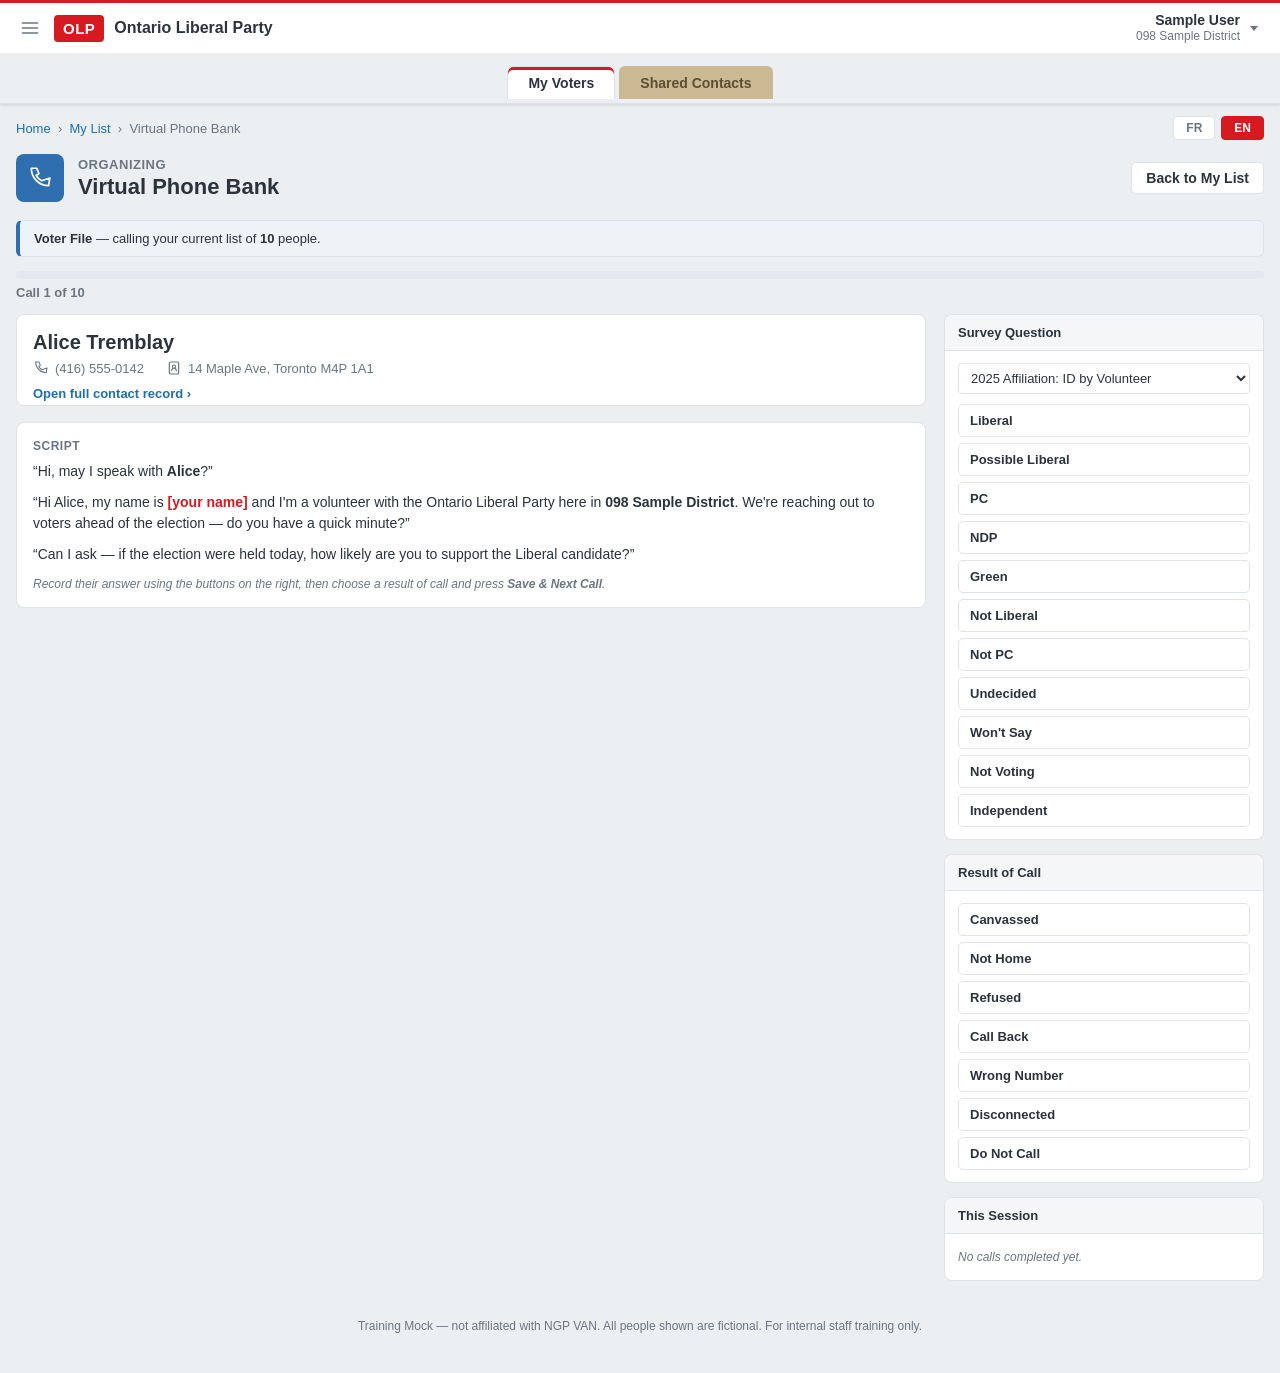
<file: phonebank.html>
<!DOCTYPE html>
<html lang="en">
<head>
    <meta charset="utf-8">
    <meta name="viewport" content="width=device-width, initial-scale=1">
    <title>Ontario Liberal Party - Virtual Phone Bank (Training Mock)</title>
    <link rel="stylesheet" href="assets/css/liberalist.css">
</head>
<body class="grey-body">

<svg aria-hidden="true" style="position:absolute;width:0;height:0;overflow:hidden">
    <symbol id="i-menu" viewBox="0 0 24 24"><path d="M3 6h18M3 12h18M3 18h18" stroke="currentColor" stroke-width="2" fill="none" stroke-linecap="round"/></symbol>
    <symbol id="i-home" viewBox="0 0 24 24"><path d="M3 11l9-8 9 8M5 10v10h5v-6h4v6h5V10" stroke="currentColor" stroke-width="2" fill="none" stroke-linejoin="round" stroke-linecap="round"/></symbol>
    <symbol id="i-tree" viewBox="0 0 24 24"><path d="M12 3v4M5 21v-4a2 2 0 012-2h10a2 2 0 012 2v4M12 7v8M9 5h6v2H9z" stroke="currentColor" stroke-width="1.8" fill="none" stroke-linecap="round" stroke-linejoin="round"/></symbol>
    <symbol id="i-people" viewBox="0 0 24 24"><circle cx="12" cy="7" r="3" stroke="currentColor" stroke-width="1.8" fill="none"/><path d="M6 21v-2a4 4 0 014-4h4a4 4 0 014 4v2" stroke="currentColor" stroke-width="1.8" fill="none" stroke-linecap="round"/></symbol>
    <symbol id="i-search" viewBox="0 0 24 24"><circle cx="11" cy="11" r="6" stroke="currentColor" stroke-width="1.8" fill="none"/><path d="M20 20l-4-4" stroke="currentColor" stroke-width="1.8" stroke-linecap="round"/></symbol>
    <symbol id="i-folder" viewBox="0 0 24 24"><path d="M3 7a2 2 0 012-2h4l2 2h8a2 2 0 012 2v8a2 2 0 01-2 2H5a2 2 0 01-2-2z" stroke="currentColor" stroke-width="1.8" fill="none" stroke-linejoin="round"/></symbol>
    <symbol id="i-address" viewBox="0 0 24 24"><rect x="5" y="3" width="14" height="18" rx="2" stroke="currentColor" stroke-width="1.8" fill="none"/><circle cx="12" cy="10" r="2.4" stroke="currentColor" stroke-width="1.6" fill="none"/><path d="M8.5 16a3.5 3.5 0 017 0" stroke="currentColor" stroke-width="1.6" fill="none" stroke-linecap="round"/></symbol>
    <symbol id="i-nameplate" viewBox="0 0 24 24"><rect x="3" y="6" width="18" height="12" rx="2" stroke="currentColor" stroke-width="1.8" fill="none"/><path d="M7 14a2.5 2.5 0 015 0M9.5 10.2a1.5 1.5 0 100-.1M14 10h4M14 13h3" stroke="currentColor" stroke-width="1.5" fill="none" stroke-linecap="round"/></symbol>
    <symbol id="i-charts" viewBox="0 0 24 24"><path d="M4 20V10M10 20V4M16 20v-7M22 20H2" stroke="currentColor" stroke-width="2" fill="none" stroke-linecap="round"/></symbol>
    <symbol id="i-globe" viewBox="0 0 24 24"><circle cx="12" cy="12" r="9" stroke="currentColor" stroke-width="1.8" fill="none"/><path d="M3 12h18M12 3c3 3 3 15 0 18M12 3c-3 3-3 15 0 18" stroke="currentColor" stroke-width="1.4" fill="none"/></symbol>
    <symbol id="i-phone" viewBox="0 0 24 24"><path d="M6 3h3l2 5-2.5 1.5a11 11 0 005 5L21 12l-1 7c-9 0-16-7-16-16z" stroke="currentColor" stroke-width="1.6" fill="none" stroke-linejoin="round"/></symbol>
    <symbol id="i-pie" viewBox="0 0 24 24"><path d="M12 3v9h9a9 9 0 10-9-9z" stroke="currentColor" stroke-width="1.8" fill="none" stroke-linejoin="round"/><path d="M21 12a9 9 0 11-9-9" stroke="currentColor" stroke-width="1.8" fill="none"/></symbol>
    <symbol id="i-user" viewBox="0 0 24 24"><circle cx="12" cy="8" r="4" stroke="currentColor" stroke-width="1.8" fill="none"/><path d="M4 21a8 8 0 0116 0" stroke="currentColor" stroke-width="1.8" fill="none" stroke-linecap="round"/></symbol>
    <symbol id="i-bell" viewBox="0 0 24 24"><path d="M6 9a6 6 0 0112 0c0 5 2 6 2 6H4s2-1 2-6M10 20a2 2 0 004 0" stroke="currentColor" stroke-width="1.8" fill="none" stroke-linecap="round" stroke-linejoin="round"/></symbol>
    <symbol id="i-chevron-down" viewBox="0 0 24 24"><path d="M6 9l6 6 6-6" stroke="currentColor" stroke-width="2" fill="none" stroke-linecap="round" stroke-linejoin="round"/></symbol>
</svg>

<div id="wrapper" class="app-wrapper">
    <header class="app-header">
        <div class="app-nav-header">
            <div class="app-nav-container">
                <button class="sidebar-toggle" id="sidebar-toggle-button" title="Expand Sidebar Menu" aria-label="Toggle menu"><svg class="icon"><use href="#i-menu"></use></svg></button>
                <div class="app-branding"><a href="index.html" class="app-title"><span class="logo-mark">OLP</span><span class="logo-text">Ontario Liberal Party</span></a></div>
                <ul class="app-user-controls">
                    <li class="dropdown dropdown-user">
                        <a href="#" class="dropdown-toggle" data-toggle="user"><div class="username-info"><div class="username">Sample User</div><div class="sub-info">098 Sample District</div></div><span class="nub"></span></a>
                        <ul class="dropdown-menu dropdown-menu-right" id="user-menu"><li class="dropdown-header"><div class="profile-name">sampleuser1</div></li><li><a href="#">Log Out</a></li></ul>
                    </li>
                </ul>
            </div>
        </div>
        <div class="app-nav"><div class="app-nav-container"><ul class="nav nav-tabs">
            <li class="tab grey active" data-side="voterfile"><a href="#">My Voters</a></li>
            <li class="tab tan" data-side="shared"><a href="#">Shared Contacts</a></li>
        </ul></div></div>
    </header>

    <nav id="sidebarNavigation" class="sidebar">
        <div id="sidebarHeader"><div class="input-control"><svg class="icon search-icon"><use href="#i-search"></use></svg><input type="search" id="sidebar-search-input" placeholder="Search for a page" autocomplete="off"></div></div>
        <div id="sidebarContent">
            <div class="page-group"><div class="page-group-accordion">
                <a class="page" href="index.html"><svg class="page-icon"><use href="#i-home"></use></svg><span>Home</span></a>
                <a class="page" href="index.html"><svg class="page-icon"><use href="#i-tree"></use></svg><span>Main Menu</span></a>
            </div></div>
            <div class="page-group">
                <a class="page-group-toggle" href="#"><svg class="page-group-chevron"><use href="#i-chevron-down"></use></svg><span class="page-group-name">PEOPLE</span></a>
                <div class="page-group-accordion">
                    <a class="page" href="createalist.html"><svg class="page-icon"><use href="#i-search"></use></svg><span>Create a List</span></a>
                    <a class="page" href="mylist.html"><svg class="page-icon"><use href="#i-address"></use></svg><span>My List</span></a>
                    <a class="page" href="quicklookup.html"><svg class="page-icon"><use href="#i-nameplate"></use></svg><span>Quick Look Up</span></a>
                </div>
            </div>
            <div class="page-group">
                <a class="page-group-toggle" href="#"><svg class="page-group-chevron"><use href="#i-chevron-down"></use></svg><span class="page-group-name">ORGANIZING</span></a>
                <div class="page-group-accordion">
                    <a class="page active" href="phonebank.html"><svg class="page-icon"><use href="#i-phone"></use></svg><span>Virtual Phone Bank</span></a>
                    <a class="page" href="turf.html"><svg class="page-icon"><use href="#i-globe"></use></svg><span>My Turfs</span></a>
                </div>
            </div>
            <div class="page-group">
                <a class="page-group-toggle" href="#"><svg class="page-group-chevron"><use href="#i-chevron-down"></use></svg><span class="page-group-name">REPORTING</span></a>
                <div class="page-group-accordion">
                    <a class="page" href="counts.html"><svg class="page-icon"><use href="#i-pie"></use></svg><span>Counts and Crosstabs</span></a>
                </div>
            </div>
        </div>
    </nav>
    <div id="sidebarOverlay"></div>

    <div id="content" class="app-content">
        <div class="app-content-inner">
            <nav id="sub-nav">
                <ol class="breadcrumbs"><li><a href="index.html">Home</a> &nbsp;›&nbsp; <a href="mylist.html">My List</a> &nbsp;›&nbsp; <span>Virtual Phone Bank</span></li></ol>
                <ul class="menu-icons"><li><a class="btn-toggle" href="#">FR</a></li><li><a class="btn-toggle selected" href="#">EN</a></li></ul>
            </nav>

            <div class="van-header with-actions">
                <div class="page-title-container">
                    <div class="page-title-icon"><div class="square blue"><svg class="icon"><use href="#i-phone"></use></svg></div></div>
                    <div class="page-title-group"><h3 class="page-title-sub">Organizing</h3><h5 class="page-title">Virtual Phone Bank</h5></div>
                </div>
                <div class="van-header-actions"><button class="btn" onclick="location.href='mylist.html'">Back to My List</button></div>
            </div>

            <div class="db-side-banner" id="db-side-banner"></div>

            <!-- progress -->
            <div class="vpb-progress"><div class="vpb-progress-bar" id="vpb-bar"></div></div>
            <p class="vpb-progress-text" id="vpb-progress">Call 1 of 1</p>

            <div class="vpb-grid" id="vpb-grid">
                <!-- left: who you're calling + script -->
                <div class="vpb-main">
                    <div class="panel-filter vpb-contact">
                        <div class="panel-content">
                            <h3 class="vpb-name" id="vpb-name">&nbsp;</h3>
                            <ul class="cs-facts">
                                <li><svg class="icon"><use href="#i-phone"></use></svg><span id="vpb-phone">&mdash;</span></li>
                                <li><svg class="icon"><use href="#i-address"></use></svg><span id="vpb-address">&mdash;</span></li>
                            </ul>
                            <a class="vpb-record-link" id="vpb-record-link" href="#">Open full contact record &rsaquo;</a>
                        </div>
                    </div>

                    <div class="panel-filter vpb-script">
                        <div class="panel-content">
                            <div class="vpb-script-label">Script</div>
                            <div class="vpb-script-body" id="vpb-script"></div>
                        </div>
                    </div>
                </div>

                <!-- right: response entry -->
                <aside class="vpb-side">
                    <div class="side-panel">
                        <div class="side-panel-head">Survey Question</div>
                        <div class="side-panel-body">
                            <select class="field" id="vpb-question"></select>
                            <div class="vpb-responses" id="vpb-responses"></div>
                        </div>
                    </div>
                    <div class="side-panel">
                        <div class="side-panel-head">Result of Call</div>
                        <div class="side-panel-body">
                            <div class="vpb-dispositions" id="vpb-dispositions"></div>
                        </div>
                    </div>
                    <div class="side-panel">
                        <div class="side-panel-head">This Session</div>
                        <div class="side-panel-body"><ul class="vpb-tally" id="vpb-tally"></ul></div>
                    </div>
                </aside>
            </div>

            <!-- completion state -->
            <div class="vpb-done" id="vpb-done" hidden>
                <h3>List complete 🎉</h3>
                <p id="vpb-done-text"></p>
                <button class="btn btn-primary" onclick="location.href='mylist.html'">Back to My List</button>
                <button class="btn" id="vpb-restart">Start Over</button>
            </div>

            <footer id="copyright"><span>Training Mock &mdash; not affiliated with NGP VAN. All people shown are fictional. For internal staff training only.</span></footer>
        </div>
    </div>
</div>

<script src="assets/data/training-data.js"></script>
<script src="assets/js/currentlist.js"></script>
<script src="assets/js/liberalist.js"></script>
<script src="assets/js/phonebank.js"></script>
</body>
</html>
</file>
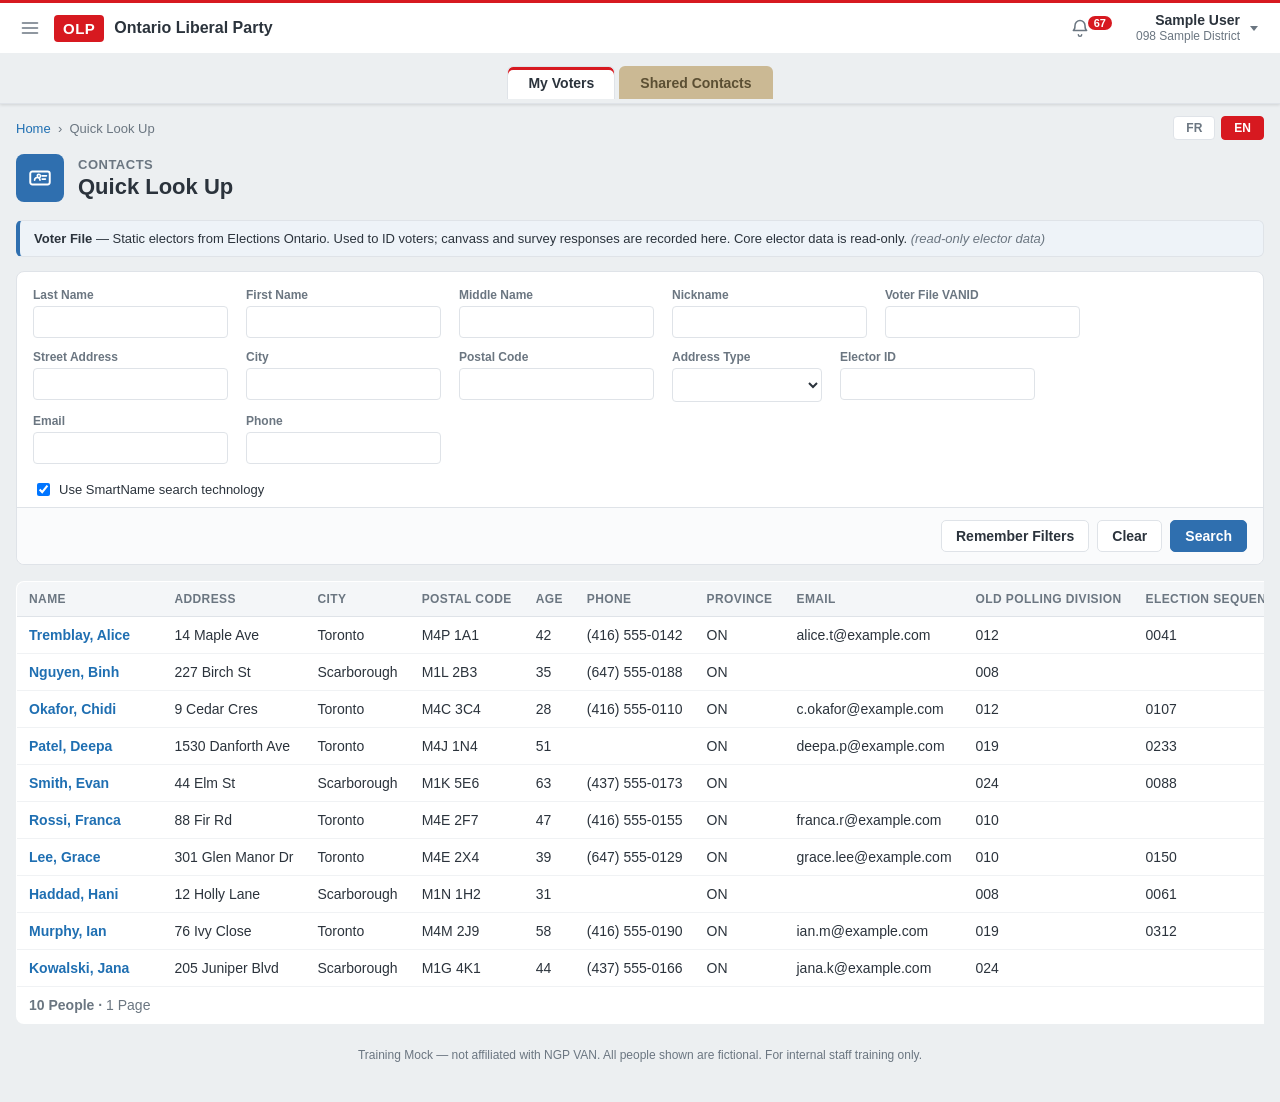
<file: quicklookup.html>
<!DOCTYPE html>
<html lang="en">
<head>
    <meta charset="utf-8">
    <meta name="viewport" content="width=device-width, initial-scale=1">
    <title>Ontario Liberal Party - Quick Look Up (Training Mock)</title>
    <link rel="stylesheet" href="assets/css/liberalist.css">
</head>
<body class="grey-body">

<!-- ICON SPRITE (shared subset) -->
<svg aria-hidden="true" style="position:absolute;width:0;height:0;overflow:hidden">
    <symbol id="i-menu" viewBox="0 0 24 24"><path d="M3 6h18M3 12h18M3 18h18" stroke="currentColor" stroke-width="2" fill="none" stroke-linecap="round"/></symbol>
    <symbol id="i-home" viewBox="0 0 24 24"><path d="M3 11l9-8 9 8M5 10v10h5v-6h4v6h5V10" stroke="currentColor" stroke-width="2" fill="none" stroke-linejoin="round" stroke-linecap="round"/></symbol>
    <symbol id="i-tree" viewBox="0 0 24 24"><path d="M12 3v4M5 21v-4a2 2 0 012-2h10a2 2 0 012 2v4M12 7v8M9 5h6v2H9z" stroke="currentColor" stroke-width="1.8" fill="none" stroke-linecap="round" stroke-linejoin="round"/></symbol>
    <symbol id="i-people" viewBox="0 0 24 24"><circle cx="12" cy="7" r="3" stroke="currentColor" stroke-width="1.8" fill="none"/><path d="M6 21v-2a4 4 0 014-4h4a4 4 0 014 4v2" stroke="currentColor" stroke-width="1.8" fill="none" stroke-linecap="round"/></symbol>
    <symbol id="i-search" viewBox="0 0 24 24"><circle cx="11" cy="11" r="6" stroke="currentColor" stroke-width="1.8" fill="none"/><path d="M20 20l-4-4" stroke="currentColor" stroke-width="1.8" stroke-linecap="round"/></symbol>
    <symbol id="i-folder" viewBox="0 0 24 24"><path d="M3 7a2 2 0 012-2h4l2 2h8a2 2 0 012 2v8a2 2 0 01-2 2H5a2 2 0 01-2-2z" stroke="currentColor" stroke-width="1.8" fill="none" stroke-linejoin="round"/></symbol>
    <symbol id="i-address" viewBox="0 0 24 24"><rect x="5" y="3" width="14" height="18" rx="2" stroke="currentColor" stroke-width="1.8" fill="none"/><circle cx="12" cy="10" r="2.4" stroke="currentColor" stroke-width="1.6" fill="none"/><path d="M8.5 16a3.5 3.5 0 017 0" stroke="currentColor" stroke-width="1.6" fill="none" stroke-linecap="round"/></symbol>
    <symbol id="i-nameplate" viewBox="0 0 24 24"><rect x="3" y="6" width="18" height="12" rx="2" stroke="currentColor" stroke-width="1.8" fill="none"/><path d="M7 14a2.5 2.5 0 015 0M9.5 10.2a1.5 1.5 0 100-.1M14 10h4M14 13h3" stroke="currentColor" stroke-width="1.5" fill="none" stroke-linecap="round"/></symbol>
    <symbol id="i-listalt" viewBox="0 0 24 24"><rect x="4" y="4" width="16" height="16" rx="2" stroke="currentColor" stroke-width="1.8" fill="none"/><path d="M8 9h8M8 13h8M8 17h5" stroke="currentColor" stroke-width="1.6" stroke-linecap="round"/></symbol>
    <symbol id="i-table" viewBox="0 0 24 24"><rect x="3" y="4" width="18" height="16" rx="2" stroke="currentColor" stroke-width="1.8" fill="none"/><path d="M3 9h18M3 14h18M9 4v16M15 4v16" stroke="currentColor" stroke-width="1.4"/></symbol>
    <symbol id="i-book" viewBox="0 0 24 24"><path d="M12 6c-2-1.5-5-1.5-7 0v12c2-1.5 5-1.5 7 0 2-1.5 5-1.5 7 0V6c-2-1.5-5-1.5-7 0zM12 6v12" stroke="currentColor" stroke-width="1.6" fill="none" stroke-linejoin="round"/></symbol>
    <symbol id="i-charts" viewBox="0 0 24 24"><path d="M4 20V10M10 20V4M16 20v-7M22 20H2" stroke="currentColor" stroke-width="2" fill="none" stroke-linecap="round"/></symbol>
    <symbol id="i-globe" viewBox="0 0 24 24"><circle cx="12" cy="12" r="9" stroke="currentColor" stroke-width="1.8" fill="none"/><path d="M3 12h18M12 3c3 3 3 15 0 18M12 3c-3 3-3 15 0 18" stroke="currentColor" stroke-width="1.4" fill="none"/></symbol>
    <symbol id="i-phone" viewBox="0 0 24 24"><path d="M6 3h3l2 5-2.5 1.5a11 11 0 005 5L21 12l-1 7c-9 0-16-7-16-16z" stroke="currentColor" stroke-width="1.6" fill="none" stroke-linejoin="round"/></symbol>
    <symbol id="i-list" viewBox="0 0 24 24"><path d="M8 6h12M8 12h12M8 18h12M4 6h.01M4 12h.01M4 18h.01" stroke="currentColor" stroke-width="2" stroke-linecap="round"/></symbol>
    <symbol id="i-pie" viewBox="0 0 24 24"><path d="M12 3v9h9a9 9 0 10-9-9z" stroke="currentColor" stroke-width="1.8" fill="none" stroke-linejoin="round"/><path d="M21 12a9 9 0 11-9-9" stroke="currentColor" stroke-width="1.8" fill="none"/></symbol>
    <symbol id="i-user" viewBox="0 0 24 24"><circle cx="12" cy="8" r="4" stroke="currentColor" stroke-width="1.8" fill="none"/><path d="M4 21a8 8 0 0116 0" stroke="currentColor" stroke-width="1.8" fill="none" stroke-linecap="round"/></symbol>
    <symbol id="i-bell" viewBox="0 0 24 24"><path d="M6 9a6 6 0 0112 0c0 5 2 6 2 6H4s2-1 2-6M10 20a2 2 0 004 0" stroke="currentColor" stroke-width="1.8" fill="none" stroke-linecap="round" stroke-linejoin="round"/></symbol>
    <symbol id="i-chevron-down" viewBox="0 0 24 24"><path d="M6 9l6 6 6-6" stroke="currentColor" stroke-width="2" fill="none" stroke-linecap="round" stroke-linejoin="round"/></symbol>
    <symbol id="i-chevron-right" viewBox="0 0 24 24"><path d="M9 6l6 6-6 6" stroke="currentColor" stroke-width="2" fill="none" stroke-linecap="round" stroke-linejoin="round"/></symbol>
</svg>

<div id="wrapper" class="app-wrapper">

    <!-- ============================ TOP APP HEADER ======================== -->
    <header class="app-header">
        <div class="app-nav-header">
            <div class="app-nav-container">
                <button class="sidebar-toggle" id="sidebar-toggle-button" title="Expand Sidebar Menu" aria-label="Toggle menu">
                    <svg class="icon"><use href="#i-menu"></use></svg>
                </button>
                <div class="app-branding">
                    <a href="index.html" class="app-title">
                        <span class="logo-mark">OLP</span>
                        <span class="logo-text">Ontario Liberal Party</span>
                    </a>
                </div>
                <ul class="app-user-controls">
                    <li class="dropdown" id="notifications-wrapper">
                        <a href="#" class="dropdown-toggle" data-toggle="notif" title="Notifications">
                            <svg class="icon"><use href="#i-bell"></use></svg>
                            <span class="badge badge-red-pip">67</span>
                        </a>
                        <ul class="dropdown-menu dropdown-notifications" id="notif-menu">
                            <li class="dashlight-item">
                                <span class="page-title-sub">PDF</span>
                                <p><strong>Poll 4</strong> has completed generating. <a href="#">Download File</a></p>
                                <small class="time-ago">Jun 16 - 3:13 pm</small>
                            </li>
                            <li class="dashlight-bottom">
                                <a href="#">View 62 more&hellip;</a>
                                <small class="dismiss-all"><a href="#">Dismiss All</a></small>
                            </li>
                        </ul>
                    </li>
                    <li class="dropdown dropdown-user">
                        <a href="#" class="dropdown-toggle" data-toggle="user">
                            <div class="username-info">
                                <div class="username">Sample User</div>
                                <div class="sub-info">098 Sample District</div>
                            </div>
                            <span class="nub"></span>
                        </a>
                        <ul class="dropdown-menu dropdown-menu-right" id="user-menu">
                            <li class="dropdown-header">
                                <div class="profile-name">sampleuser1</div>
                                <div class="sub-info">098 Sample District</div>
                                <a class="switch-context" href="#">Switch</a>
                            </li>
                            <li><a href="#">Manage Profile</a></li>
                            <li><a href="#">Email Preferences</a></li>
                            <li class="divider"></li>
                            <li><a href="#">VAN Help Center</a></li>
                            <li><a href="#">Log Out</a></li>
                        </ul>
                    </li>
                </ul>
            </div>
        </div>
        <div class="app-nav">
            <div class="app-nav-container">
                <ul class="nav nav-tabs">
                    <li class="tab grey active" data-side="voterfile"><a href="#">My Voters</a></li>
                    <li class="tab tan" data-side="shared"><a href="#">Shared Contacts</a></li>
                </ul>
            </div>
        </div>
    </header>

    <!-- ============================ SLIDE-OUT SIDEBAR ===================== -->
    <nav id="sidebarNavigation" class="sidebar">
        <div id="sidebarHeader">
            <div class="input-control">
                <svg class="icon search-icon"><use href="#i-search"></use></svg>
                <input type="search" id="sidebar-search-input" placeholder="Search for a page" autocomplete="off">
            </div>
        </div>
        <div id="sidebarContent">
            <div class="page-group">
                <div class="page-group-accordion">
                    <a class="page" href="index.html"><svg class="page-icon"><use href="#i-home"></use></svg><span>Home</span></a>
                    <a class="page" href="index.html"><svg class="page-icon"><use href="#i-tree"></use></svg><span>Main Menu</span></a>
                    <a class="page" href="#"><svg class="page-icon"><use href="#i-people"></use></svg><span>Voter Contact</span></a>
                </div>
            </div>
            <div class="page-group">
                <a class="page-group-toggle" href="#"><svg class="page-group-chevron"><use href="#i-chevron-down"></use></svg><span class="page-group-name">PEOPLE</span></a>
                <div class="page-group-accordion">
                    <a class="page" href="createalist.html"><svg class="page-icon"><use href="#i-search"></use></svg><span>Create a List</span></a>
                    <a class="page" href="#"><svg class="page-icon"><use href="#i-folder"></use></svg><span>My Folders</span></a>
                    <a class="page" href="mylist.html"><svg class="page-icon"><use href="#i-address"></use></svg><span>My List (1,802 People)</span></a>
                    <a class="page active" href="quicklookup.html"><svg class="page-icon"><use href="#i-nameplate"></use></svg><span>Quick Look Up</span></a>
                </div>
            </div>
            <div class="page-group">
                <a class="page-group-toggle" href="#"><svg class="page-group-chevron"><use href="#i-chevron-down"></use></svg><span class="page-group-name">DATA ENTRY</span></a>
                <div class="page-group-accordion">
                    <a class="page" href="#"><svg class="page-icon"><use href="#i-listalt"></use></svg><span>Form View</span></a>
                    <a class="page" href="#"><svg class="page-icon"><use href="#i-table"></use></svg><span>Grid View</span></a>
                    <a class="page" href="#"><svg class="page-icon"><use href="#i-book"></use></svg><span>Quick Mark</span></a>
                </div>
            </div>
            <div class="page-group">
                <a class="page-group-toggle" href="#"><svg class="page-group-chevron"><use href="#i-chevron-down"></use></svg><span class="page-group-name">ORGANIZING</span></a>
                <div class="page-group-accordion">
                    <a class="page" href="#"><svg class="page-icon"><use href="#i-charts"></use></svg><span>Canvass Results</span></a>
                    <a class="page" href="turf.html"><svg class="page-icon"><use href="#i-globe"></use></svg><span>My Turfs</span></a>
                    <a class="page" href="phonebank.html"><svg class="page-icon"><use href="#i-phone"></use></svg><span>Virtual Phone Bank</span></a>
                    <a class="page" href="#"><svg class="page-icon"><use href="#i-list"></use></svg><span>Virtual Phone Bank List</span></a>
                </div>
            </div>
            <div class="page-group">
                <a class="page-group-toggle" href="#"><svg class="page-group-chevron"><use href="#i-chevron-down"></use></svg><span class="page-group-name">REPORTING</span></a>
                <div class="page-group-accordion">
                    <a class="page" href="counts.html"><svg class="page-icon"><use href="#i-pie"></use></svg><span>Counts and Crosstabs</span></a>
                    <a class="page" href="#"><svg class="page-icon"><use href="#i-charts"></use></svg><span>Report Manager</span></a>
                </div>
            </div>
            <div class="page-group">
                <a class="page-group-toggle" href="#"><svg class="page-group-chevron"><use href="#i-chevron-down"></use></svg><span class="page-group-name">ADMIN</span></a>
                <div class="page-group-accordion">
                    <a class="page" href="#"><svg class="page-icon"><use href="#i-user"></use></svg><span>Users</span></a>
                </div>
            </div>
        </div>
    </nav>
    <div id="sidebarOverlay"></div>

    <!-- ============================ MAIN CONTENT ========================== -->
    <div id="content" class="app-content">
        <div class="app-content-inner">

            <nav id="sub-nav">
                <ol class="breadcrumbs">
                    <li><a href="index.html">Home</a> &nbsp;›&nbsp; <span>Quick Look Up</span></li>
                </ol>
                <ul class="menu-icons">
                    <li><a class="btn-toggle" href="#">FR</a></li>
                    <li><a class="btn-toggle selected" href="#">EN</a></li>
                </ul>
            </nav>

            <div class="van-header">
                <div class="page-title-container">
                    <div class="page-title-icon">
                        <div class="square blue"><svg class="icon"><use href="#i-nameplate"></use></svg></div>
                    </div>
                    <div class="page-title-group">
                        <h3 class="page-title-sub">Contacts</h3>
                        <h5 class="page-title">Quick Look Up</h5>
                    </div>
                </div>
            </div>

            <!-- which side of the database am I searching? -->
            <div class="db-side-banner" id="db-side-banner"></div>

            <!-- ===================== Filter panel ===================== -->
            <div class="panel-filter">
                <div class="panel-content">
                    <div class="form-row">
                        <div class="input-unit"><label class="input-label" for="f-last">Last Name</label><input id="f-last" type="text"></div>
                        <div class="input-unit"><label class="input-label" for="f-first">First Name</label><input id="f-first" type="text"></div>
                        <div class="input-unit"><label class="input-label" for="f-middle">Middle Name</label><input id="f-middle" type="text"></div>
                        <div class="input-unit"><label class="input-label" for="f-nick">Nickname</label><input id="f-nick" type="text"></div>
                        <div class="input-unit"><label class="input-label" for="f-vanid">Voter File VANID</label><input id="f-vanid" type="text"></div>
                    </div>
                    <div class="form-row">
                        <div class="input-unit"><label class="input-label" for="f-street">Street Address</label><input id="f-street" type="text"></div>
                        <div class="input-unit"><label class="input-label" for="f-city">City</label><input id="f-city" type="text"></div>
                        <div class="input-unit"><label class="input-label" for="f-zip">Postal Code</label><input id="f-zip" type="text"></div>
                        <div class="input-unit"><label class="input-label" for="f-addrtype">Address Type</label>
                            <select id="f-addrtype"><option value="0"></option><option value="1">Voting</option><option value="2">Mailing</option></select></div>
                        <div class="input-unit"><label class="input-label" for="f-elector">Elector ID</label><input id="f-elector" type="text"></div>
                    </div>
                    <div class="form-row">
                        <div class="input-unit"><label class="input-label" for="f-email">Email</label><input id="f-email" type="text"></div>
                        <div class="input-unit"><label class="input-label" for="f-phone">Phone</label><input id="f-phone" type="text"></div>
                    </div>
                </div>
                <div class="filter-checks">
                    <label><input type="checkbox" id="f-smart" checked> Use SmartName search technology</label>
                </div>
                <div class="panel-footer">
                    <button class="btn" id="qlu-remember">Remember Filters</button>
                    <button class="btn" id="qlu-clear">Clear</button>
                    <button class="btn btn-primary" id="qlu-search">Search</button>
                </div>
            </div>

            <!-- ===================== Results grid ===================== -->
            <div class="table-responsive">
                <table class="qlu-table" id="qlu-table">
                    <thead id="qlu-head"><!-- columns injected by JS per side --></thead>
                    <tbody id="qlu-body"><!-- rows injected by JS --></tbody>
                    <tfoot>
                        <tr><td class="qlu-foot" id="qlu-foot"></td></tr>
                    </tfoot>
                </table>
            </div>

            <footer id="copyright">
                <span>Training Mock &mdash; not affiliated with NGP VAN. All people shown are fictional. For internal staff training only.</span>
            </footer>

        </div>
    </div>

</div><!-- /#wrapper -->

<script src="assets/data/training-data.js"></script>
<script src="assets/js/liberalist.js"></script>
<script src="assets/js/quicklookup.js"></script>
</body>
</html>
</file>
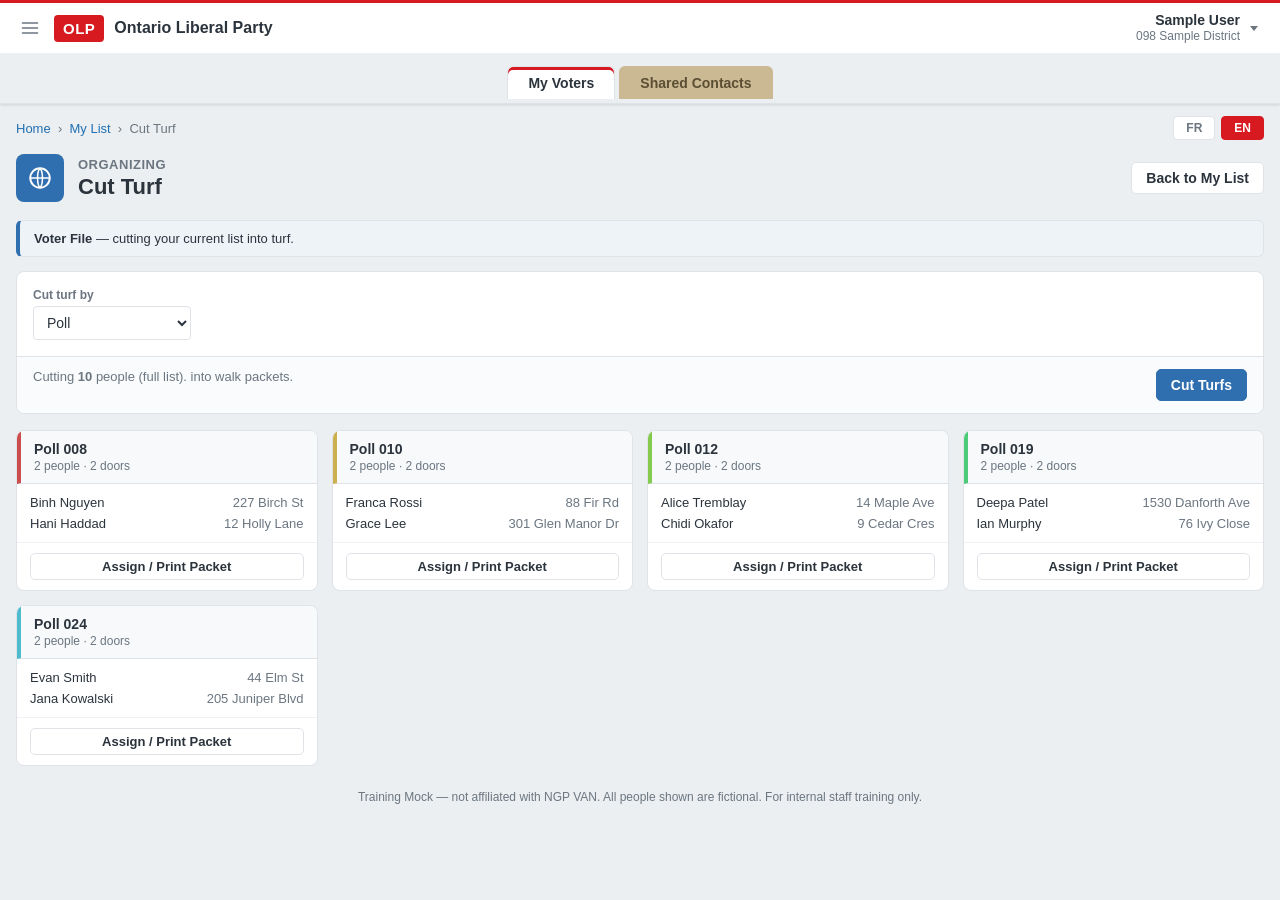
<file: turf.html>
<!DOCTYPE html>
<html lang="en">
<head>
    <meta charset="utf-8">
    <meta name="viewport" content="width=device-width, initial-scale=1">
    <title>Ontario Liberal Party - Cut Turf (Training Mock)</title>
    <link rel="stylesheet" href="assets/css/liberalist.css">
</head>
<body class="grey-body">

<svg aria-hidden="true" style="position:absolute;width:0;height:0;overflow:hidden">
    <symbol id="i-menu" viewBox="0 0 24 24"><path d="M3 6h18M3 12h18M3 18h18" stroke="currentColor" stroke-width="2" fill="none" stroke-linecap="round"/></symbol>
    <symbol id="i-home" viewBox="0 0 24 24"><path d="M3 11l9-8 9 8M5 10v10h5v-6h4v6h5V10" stroke="currentColor" stroke-width="2" fill="none" stroke-linejoin="round" stroke-linecap="round"/></symbol>
    <symbol id="i-tree" viewBox="0 0 24 24"><path d="M12 3v4M5 21v-4a2 2 0 012-2h10a2 2 0 012 2v4M12 7v8M9 5h6v2H9z" stroke="currentColor" stroke-width="1.8" fill="none" stroke-linecap="round" stroke-linejoin="round"/></symbol>
    <symbol id="i-people" viewBox="0 0 24 24"><circle cx="12" cy="7" r="3" stroke="currentColor" stroke-width="1.8" fill="none"/><path d="M6 21v-2a4 4 0 014-4h4a4 4 0 014 4v2" stroke="currentColor" stroke-width="1.8" fill="none" stroke-linecap="round"/></symbol>
    <symbol id="i-search" viewBox="0 0 24 24"><circle cx="11" cy="11" r="6" stroke="currentColor" stroke-width="1.8" fill="none"/><path d="M20 20l-4-4" stroke="currentColor" stroke-width="1.8" stroke-linecap="round"/></symbol>
    <symbol id="i-address" viewBox="0 0 24 24"><rect x="5" y="3" width="14" height="18" rx="2" stroke="currentColor" stroke-width="1.8" fill="none"/><circle cx="12" cy="10" r="2.4" stroke="currentColor" stroke-width="1.6" fill="none"/><path d="M8.5 16a3.5 3.5 0 017 0" stroke="currentColor" stroke-width="1.6" fill="none" stroke-linecap="round"/></symbol>
    <symbol id="i-nameplate" viewBox="0 0 24 24"><rect x="3" y="6" width="18" height="12" rx="2" stroke="currentColor" stroke-width="1.8" fill="none"/><path d="M7 14a2.5 2.5 0 015 0M9.5 10.2a1.5 1.5 0 100-.1M14 10h4M14 13h3" stroke="currentColor" stroke-width="1.5" fill="none" stroke-linecap="round"/></symbol>
    <symbol id="i-folder" viewBox="0 0 24 24"><path d="M3 7a2 2 0 012-2h4l2 2h8a2 2 0 012 2v8a2 2 0 01-2 2H5a2 2 0 01-2-2z" stroke="currentColor" stroke-width="1.8" fill="none" stroke-linejoin="round"/></symbol>
    <symbol id="i-charts" viewBox="0 0 24 24"><path d="M4 20V10M10 20V4M16 20v-7M22 20H2" stroke="currentColor" stroke-width="2" fill="none" stroke-linecap="round"/></symbol>
    <symbol id="i-globe" viewBox="0 0 24 24"><circle cx="12" cy="12" r="9" stroke="currentColor" stroke-width="1.8" fill="none"/><path d="M3 12h18M12 3c3 3 3 15 0 18M12 3c-3 3-3 15 0 18" stroke="currentColor" stroke-width="1.4" fill="none"/></symbol>
    <symbol id="i-phone" viewBox="0 0 24 24"><path d="M6 3h3l2 5-2.5 1.5a11 11 0 005 5L21 12l-1 7c-9 0-16-7-16-16z" stroke="currentColor" stroke-width="1.6" fill="none" stroke-linejoin="round"/></symbol>
    <symbol id="i-pie" viewBox="0 0 24 24"><path d="M12 3v9h9a9 9 0 10-9-9z" stroke="currentColor" stroke-width="1.8" fill="none" stroke-linejoin="round"/><path d="M21 12a9 9 0 11-9-9" stroke="currentColor" stroke-width="1.8" fill="none"/></symbol>
    <symbol id="i-user" viewBox="0 0 24 24"><circle cx="12" cy="8" r="4" stroke="currentColor" stroke-width="1.8" fill="none"/><path d="M4 21a8 8 0 0116 0" stroke="currentColor" stroke-width="1.8" fill="none" stroke-linecap="round"/></symbol>
    <symbol id="i-bell" viewBox="0 0 24 24"><path d="M6 9a6 6 0 0112 0c0 5 2 6 2 6H4s2-1 2-6M10 20a2 2 0 004 0" stroke="currentColor" stroke-width="1.8" fill="none" stroke-linecap="round" stroke-linejoin="round"/></symbol>
    <symbol id="i-chevron-down" viewBox="0 0 24 24"><path d="M6 9l6 6 6-6" stroke="currentColor" stroke-width="2" fill="none" stroke-linecap="round" stroke-linejoin="round"/></symbol>
</svg>

<div id="wrapper" class="app-wrapper">
    <header class="app-header">
        <div class="app-nav-header">
            <div class="app-nav-container">
                <button class="sidebar-toggle" id="sidebar-toggle-button" title="Expand Sidebar Menu" aria-label="Toggle menu"><svg class="icon"><use href="#i-menu"></use></svg></button>
                <div class="app-branding"><a href="index.html" class="app-title"><span class="logo-mark">OLP</span><span class="logo-text">Ontario Liberal Party</span></a></div>
                <ul class="app-user-controls">
                    <li class="dropdown dropdown-user">
                        <a href="#" class="dropdown-toggle" data-toggle="user"><div class="username-info"><div class="username">Sample User</div><div class="sub-info">098 Sample District</div></div><span class="nub"></span></a>
                        <ul class="dropdown-menu dropdown-menu-right" id="user-menu"><li class="dropdown-header"><div class="profile-name">sampleuser1</div></li><li><a href="#">Log Out</a></li></ul>
                    </li>
                </ul>
            </div>
        </div>
        <div class="app-nav"><div class="app-nav-container"><ul class="nav nav-tabs">
            <li class="tab grey active" data-side="voterfile"><a href="#">My Voters</a></li>
            <li class="tab tan" data-side="shared"><a href="#">Shared Contacts</a></li>
        </ul></div></div>
    </header>

    <nav id="sidebarNavigation" class="sidebar">
        <div id="sidebarHeader"><div class="input-control"><svg class="icon search-icon"><use href="#i-search"></use></svg><input type="search" id="sidebar-search-input" placeholder="Search for a page" autocomplete="off"></div></div>
        <div id="sidebarContent">
            <div class="page-group"><div class="page-group-accordion">
                <a class="page" href="index.html"><svg class="page-icon"><use href="#i-home"></use></svg><span>Home</span></a>
                <a class="page" href="index.html"><svg class="page-icon"><use href="#i-tree"></use></svg><span>Main Menu</span></a>
            </div></div>
            <div class="page-group">
                <a class="page-group-toggle" href="#"><svg class="page-group-chevron"><use href="#i-chevron-down"></use></svg><span class="page-group-name">PEOPLE</span></a>
                <div class="page-group-accordion">
                    <a class="page" href="createalist.html"><svg class="page-icon"><use href="#i-search"></use></svg><span>Create a List</span></a>
                    <a class="page" href="mylist.html"><svg class="page-icon"><use href="#i-address"></use></svg><span>My List</span></a>
                    <a class="page" href="quicklookup.html"><svg class="page-icon"><use href="#i-nameplate"></use></svg><span>Quick Look Up</span></a>
                </div>
            </div>
            <div class="page-group">
                <a class="page-group-toggle" href="#"><svg class="page-group-chevron"><use href="#i-chevron-down"></use></svg><span class="page-group-name">ORGANIZING</span></a>
                <div class="page-group-accordion">
                    <a class="page" href="phonebank.html"><svg class="page-icon"><use href="#i-phone"></use></svg><span>Virtual Phone Bank</span></a>
                    <a class="page active" href="turf.html"><svg class="page-icon"><use href="#i-globe"></use></svg><span>My Turfs</span></a>
                </div>
            </div>
            <div class="page-group">
                <a class="page-group-toggle" href="#"><svg class="page-group-chevron"><use href="#i-chevron-down"></use></svg><span class="page-group-name">REPORTING</span></a>
                <div class="page-group-accordion">
                    <a class="page" href="counts.html"><svg class="page-icon"><use href="#i-pie"></use></svg><span>Counts and Crosstabs</span></a>
                </div>
            </div>
        </div>
    </nav>
    <div id="sidebarOverlay"></div>

    <div id="content" class="app-content">
        <div class="app-content-inner">
            <nav id="sub-nav">
                <ol class="breadcrumbs"><li><a href="index.html">Home</a> &nbsp;›&nbsp; <a href="mylist.html">My List</a> &nbsp;›&nbsp; <span>Cut Turf</span></li></ol>
                <ul class="menu-icons"><li><a class="btn-toggle" href="#">FR</a></li><li><a class="btn-toggle selected" href="#">EN</a></li></ul>
            </nav>

            <div class="van-header with-actions">
                <div class="page-title-container">
                    <div class="page-title-icon"><div class="square blue"><svg class="icon"><use href="#i-globe"></use></svg></div></div>
                    <div class="page-title-group"><h3 class="page-title-sub">Organizing</h3><h5 class="page-title">Cut Turf</h5></div>
                </div>
                <div class="van-header-actions"><button class="btn" onclick="location.href='mylist.html'">Back to My List</button></div>
            </div>

            <div class="db-side-banner" id="db-side-banner"></div>

            <div class="panel-filter">
                <div class="panel-content">
                    <div class="form-row">
                        <div class="input-unit"><label class="input-label" for="turf-by">Cut turf by</label>
                            <select id="turf-by">
                                <option value="poll">Poll</option>
                                <option value="city">City</option>
                                <option value="size">Equal-size packets</option>
                            </select>
                        </div>
                        <div class="input-unit" id="turf-size-unit"><label class="input-label" for="turf-size">Doors per packet</label>
                            <input type="text" id="turf-size" value="3"></div>
                    </div>
                </div>
                <div class="panel-footer">
                    <span class="cx-scope" id="turf-scope"></span>
                    <button class="btn btn-primary" id="turf-cut">Cut Turfs</button>
                </div>
            </div>

            <div class="turf-grid" id="turf-grid"></div>

            <footer id="copyright"><span>Training Mock &mdash; not affiliated with NGP VAN. All people shown are fictional. For internal staff training only.</span></footer>
        </div>
    </div>
</div>

<script src="assets/data/training-data.js"></script>
<script src="assets/js/currentlist.js"></script>
<script src="assets/js/liberalist.js"></script>
<script src="assets/js/turf.js"></script>
</body>
</html>
</file>
<file: assets/css/liberalist.css>
/* ==========================================================================
   Liberalist Training Mock — stylesheet
   A clean-room approximation of the VAN / Liberalist "Main Menu" chrome.
   No proprietary assets are used; colors and spacing are approximated.
   ========================================================================== */

:root {
    --olp-red:        #d71920;   /* Liberal red — branding accent           */
    --olp-red-dark:   #b3141a;
    --header-bg:      #ffffff;
    --tab-active:     #f4f5f7;   /* "grey" active tab                       */
    --tab-tan:        #cbb994;   /* "tan" Shared Contacts tab               */
    --tab-tan-text:   #5b4f33;
    --body-bg:        #eceff1;   /* "Grey-body"                             */
    --panel-bg:       #ffffff;
    --border:         #dfe3e8;
    --text:           #2b333c;
    --text-muted:     #6b7681;
    --link:           #1f6fb2;
    --blue9:          #2f6faf;   /* page-title icon square                   */
    --sidebar-bg:     #2e3b4e;   /* dark slide-out sidebar                   */
    --sidebar-hover:  #3a4a61;
    --sidebar-text:   #c7d0db;
    --new-green:      #4ca64c;
    --header-h:       50px;
    --tabs-h:         42px;
}

* { box-sizing: border-box; }

html, body {
    margin: 0;
    padding: 0;
    font-family: "Segoe UI", Roboto, Helvetica, Arial, sans-serif;
    font-size: 14px;
    color: var(--text);
    background: var(--body-bg);
}

a { color: var(--link); text-decoration: none; }
a:hover { text-decoration: underline; }

.icon { width: 20px; height: 20px; display: inline-block; vertical-align: middle; }

/* ============================ TOP APP HEADER ============================= */
.app-header {
    position: fixed;
    top: 0; left: 0; right: 0;
    z-index: 1000;
    background: var(--header-bg);
    box-shadow: 0 1px 3px rgba(0,0,0,.12);
}
.app-nav-header { border-top: 3px solid var(--olp-red); }
.app-nav-container {
    display: flex;
    align-items: center;
    height: var(--header-h);
    padding: 0 12px;
    max-width: 1400px;
    margin: 0 auto;
}

.sidebar-toggle {
    background: none; border: none; cursor: pointer;
    color: var(--text-muted);
    padding: 8px; margin-right: 6px; border-radius: 4px;
    display: flex; align-items: center;
}
.sidebar-toggle:hover { background: #eef1f4; color: var(--text); }

.app-branding .app-title {
    display: flex; align-items: center; gap: 10px;
    color: var(--text); text-decoration: none;
}
.logo-mark {
    background: var(--olp-red); color: #fff;
    font-weight: 700; letter-spacing: .5px;
    padding: 5px 9px; border-radius: 4px; font-size: 15px;
}
.logo-text { font-weight: 600; font-size: 16px; }

.app-user-controls {
    list-style: none; margin: 0 0 0 auto; padding: 0;
    display: flex; align-items: center; gap: 4px;
}

/* dropdowns (notifications + user) */
.dropdown { position: relative; }
.dropdown-toggle {
    display: flex; align-items: center; gap: 8px;
    padding: 6px 10px; border-radius: 4px; color: var(--text-muted);
    cursor: pointer;
}
.dropdown-toggle:hover { background: #eef1f4; text-decoration: none; }

.badge-red-pip {
    background: var(--olp-red); color: #fff;
    font-size: 11px; font-weight: 700;
    border-radius: 10px; padding: 1px 6px;
    margin-left: -10px; margin-top: -10px;
}

.username-info { text-align: right; line-height: 1.2; }
.username { font-weight: 600; color: var(--text); }
.sub-info { font-size: 12px; color: var(--text-muted); }
.nub {
    width: 0; height: 0; margin-left: 2px;
    border-left: 4px solid transparent; border-right: 4px solid transparent;
    border-top: 5px solid var(--text-muted);
}

.dropdown-menu {
    display: none; position: absolute; right: 0; top: calc(100% + 6px);
    background: #fff; min-width: 240px;
    border: 1px solid var(--border); border-radius: 6px;
    box-shadow: 0 6px 24px rgba(0,0,0,.16);
    list-style: none; margin: 0; padding: 6px 0; z-index: 1100;
}
.dropdown-menu.open { display: block; }
.dropdown-menu > li > a { display: block; padding: 8px 16px; color: var(--text); }
.dropdown-menu > li > a:hover { background: #f3f5f7; text-decoration: none; }
.dropdown-menu .divider { height: 1px; background: var(--border); margin: 6px 0; }
.dropdown-header { padding: 10px 16px; border-bottom: 1px solid var(--border); position: relative; }
.dropdown-header .profile-name { font-weight: 700; }
.switch-context {
    position: absolute; right: 16px; top: 12px; font-size: 12px;
    background: #eef1f4; padding: 2px 10px; border-radius: 12px;
}

.dropdown-notifications { min-width: 320px; padding: 0; }
.dashlight-item { padding: 12px 16px; border-bottom: 1px solid var(--border); }
.dashlight-item .page-title-sub {
    display: inline-block; font-size: 11px; font-weight: 700;
    text-transform: uppercase; color: var(--text-muted);
    letter-spacing: .5px; margin-bottom: 4px;
}
.dashlight-item p { margin: 0 0 4px; }
.time-ago { color: var(--text-muted); font-size: 12px; }
.dashlight-bottom { display: flex; justify-content: space-between; padding: 10px 16px; }

/* tabs row */
.app-nav { background: var(--body-bg); border-bottom: 1px solid var(--border); }
.nav-tabs {
    list-style: none; margin: 0 auto; padding: 0 12px;
    display: flex; gap: 4px; height: var(--tabs-h); align-items: flex-end;
    max-width: 1400px;
}
.nav-tabs .tab a {
    display: block; padding: 8px 20px; border-radius: 6px 6px 0 0;
    color: var(--text); font-weight: 600; text-decoration: none;
    border: 1px solid var(--border); border-bottom: none;
}
.nav-tabs .tab.tan a { background: var(--tab-tan); color: var(--tab-tan-text); border-color: transparent; }
.nav-tabs .tab.active a { background: var(--panel-bg); }
.nav-tabs .tab.grey.active a { box-shadow: inset 0 3px 0 var(--olp-red); }

/* ============================ SLIDE-OUT SIDEBAR ========================= */
.sidebar {
    position: fixed; top: 0; left: 0; bottom: 0;
    width: 280px; background: var(--sidebar-bg);
    z-index: 1300; transform: translateX(-100%);
    transition: transform .2s ease; overflow-y: auto;
    padding-top: 10px;
}
body.sidebar-open .sidebar { transform: translateX(0); }
#sidebarOverlay {
    display: none; position: fixed; inset: 0;
    background: rgba(0,0,0,.4); z-index: 1200;
}
body.sidebar-open #sidebarOverlay { display: block; }

#sidebarHeader { padding: 8px 14px 12px; }
.input-control { position: relative; }
.search-icon {
    position: absolute; left: 10px; top: 50%; transform: translateY(-50%);
    color: #8b97a6; width: 16px; height: 16px;
}
#sidebar-search-input {
    width: 100%; padding: 8px 10px 8px 34px;
    border-radius: 4px; border: 1px solid #46556b;
    background: #25303f; color: #fff; font-size: 13px;
}
#sidebar-search-input::placeholder { color: #8b97a6; }

.page-group { border-bottom: 1px solid rgba(255,255,255,.06); padding: 4px 0; }
.page-group-toggle {
    display: flex; align-items: center; gap: 8px;
    padding: 8px 14px; color: #8b97a6; font-size: 12px;
    font-weight: 700; letter-spacing: .6px; cursor: pointer;
}
.page-group-toggle:hover { text-decoration: none; color: #c7d0db; }
.page-group-chevron { width: 14px; height: 14px; transition: transform .15s; }
.page-group.collapsed .page-group-chevron { transform: rotate(-90deg); }
.page-group.collapsed .page-group-accordion { display: none; }

.page {
    display: flex; align-items: center; gap: 12px;
    padding: 9px 16px; color: var(--sidebar-text); text-decoration: none;
}
.page:hover { background: var(--sidebar-hover); text-decoration: none; color: #fff; }
.page.active { background: var(--sidebar-hover); color: #fff; box-shadow: inset 3px 0 0 var(--olp-red); }
.page-icon { width: 18px; height: 18px; flex: none; color: #9aa6b5; }
.page:hover .page-icon, .page.active .page-icon { color: #fff; }

/* ============================ MAIN CONTENT ============================== */
.app-content { padding-top: calc(var(--header-h) + var(--tabs-h) + 16px); }
.app-content-inner { max-width: 1400px; margin: 0 auto; padding: 0 16px 40px; }

#sub-nav {
    display: flex; align-items: center; justify-content: space-between;
    padding: 8px 0;
}
.breadcrumbs { list-style: none; margin: 0; padding: 0; color: var(--text-muted); font-size: 13px; }
.menu-icons { list-style: none; display: flex; gap: 6px; margin: 0; padding: 0; }
.btn-toggle {
    display: inline-block; padding: 4px 12px; font-size: 12px; font-weight: 700;
    border: 1px solid var(--border); border-radius: 4px;
    background: #fff; color: var(--text-muted);
}
.btn-toggle.selected { background: var(--olp-red); color: #fff; border-color: var(--olp-red); }

.van-header { margin: 6px 0 18px; }
.page-title-container { display: flex; align-items: center; gap: 14px; }
.square {
    width: 48px; height: 48px; border-radius: 8px;
    display: flex; align-items: center; justify-content: center; color: #fff;
}
.square.blue9 { background: var(--blue9); }
.square .icon { width: 26px; height: 26px; }
.page-title-sub { margin: 0; font-size: 13px; text-transform: uppercase; letter-spacing: .5px; color: var(--text-muted); font-weight: 700; }
.page-title { margin: 2px 0 0; font-size: 22px; font-weight: 600; }

/* three-column layout */
.row-main-menu {
    display: grid;
    grid-template-columns: 260px 1fr 1fr;
    gap: 16px;
    align-items: start;
}
@media (max-width: 1000px) { .row-main-menu { grid-template-columns: 1fr; } }

/* panels */
.panel {
    background: var(--panel-bg);
    border: 1px solid var(--border);
    border-radius: 8px;
    margin-bottom: 16px;
    overflow: hidden;
}
.panel-header { padding: 12px 16px; border-bottom: 1px solid var(--border); }
.panel-title { margin: 0; font-size: 15px; font-weight: 700; }
.panel-content { padding: 6px 0; }

/* menu item rows (center/right columns) */
.menu-item {
    display: flex; align-items: center; gap: 14px;
    padding: 12px 16px; border-top: 1px solid #f0f2f4;
}
.menu-item:first-child { border-top: none; }
.menu-item:hover { background: #f7f9fb; }
.menu-icon {
    flex: none; width: 40px; height: 40px; border-radius: 8px;
    background: #eef3f8; color: var(--blue9);
    display: flex; align-items: center; justify-content: center;
}
.menu-icon:hover { background: #e2ebf4; text-decoration: none; }
.menu-body { min-width: 0; }
.menu-link { font-weight: 600; font-size: 15px; }
.menu-sub { margin: 2px 0 0; color: var(--text-muted); font-size: 13px; }
.helptext { font-weight: 400; color: var(--text-muted); font-size: 13px; }
.chev-inline { width: 12px; height: 12px; margin-right: 4px; color: var(--text-muted); }

/* left column panels */
.sidebar-panel .SideBarContent,
.admin-panel .SideBarCellHeader {
    display: flex; align-items: center; justify-content: space-between;
    padding: 10px 16px; border-top: 1px solid #f0f2f4;
}
.sidebar-panel .SideBarContent:first-child { border-top: none; }
.sidebar-panel .badge, .admin-panel .badge {
    background: #e3e7eb; color: var(--text-muted);
    border-radius: 10px; padding: 1px 9px; font-size: 12px; font-weight: 700;
}
.sidebar-panel .badge.van-new, .admin-panel .badge.van-new {
    background: var(--new-green); color: #fff;
}
.admin-panel .SideBarCellHeader { font-weight: 600; }

.admin-accordion .acc-header {
    display: flex; align-items: center; gap: 8px;
    padding: 10px 16px; border-top: 1px solid #f0f2f4;
    cursor: pointer; font-weight: 600; color: var(--text);
}
.admin-accordion .acc-header:hover { background: #f7f9fb; }
.admin-accordion .chev { width: 14px; height: 14px; color: var(--text-muted); transition: transform .15s; }
.admin-accordion .acc-header.open .chev { transform: rotate(90deg); }
.admin-accordion .acc-body { display: none; padding: 4px 0 8px 38px; }
.admin-accordion .acc-header.open + .acc-body { display: block; }
.admin-accordion .acc-body .SideBarLink { display: block; padding: 6px 16px 6px 0; }

#copyright { margin-top: 24px; color: var(--text-muted); font-size: 12px; text-align: center; }

/* ==========================================================================
   Create A List ("Create A New Search") page
   ========================================================================== */

/* page title header with action buttons on the right */
.van-header.with-actions { display: flex; align-items: center; justify-content: space-between; flex-wrap: wrap; gap: 12px; }
.square.blue { background: var(--blue9); }
.van-header-actions { display: flex; gap: 8px; align-items: center; }

.btn {
    display: inline-flex; align-items: center; gap: 6px;
    padding: 7px 14px; border-radius: 5px; font-size: 14px; font-weight: 600;
    border: 1px solid var(--border); background: #fff; color: var(--text);
    cursor: pointer; text-decoration: none;
}
.btn:hover { background: #f3f5f7; text-decoration: none; }
.btn-primary { background: var(--blue9); border-color: var(--blue9); color: #fff; }
.btn-primary:hover { background: #285f95; }
.btn-green { background: var(--new-green); border-color: var(--new-green); color: #fff; }
.btn-green:hover { background: #3f8f3f; }
.btn .icon { width: 16px; height: 16px; }

/* two-column layout: criteria form (wide) + search summary (narrow) */
.row-thirds { display: grid; grid-template-columns: 1fr 360px; gap: 18px; align-items: start; }
@media (max-width: 980px) { .row-thirds { grid-template-columns: 1fr; } }

/* step header */
.cal-step-header {
    background: #38465b; color: #fff;
    border-radius: 8px 8px 0 0; padding: 12px 16px; margin-bottom: 12px;
}
.cal-step-header .Headline { font-weight: 700; font-size: 16px; margin-right: 6px; }
.cal-step-header label { color: #c7d0db; font-size: 13px; }

.cal-section-label { font-size: 12px; font-weight: 700; text-transform: uppercase; letter-spacing: .6px; color: var(--text-muted); margin: 14px 0 8px; }
.cal-help-text { color: var(--text-muted); font-size: 13px; font-style: italic; }
.favorites-drop {
    border: 1px dashed var(--border); border-radius: 8px;
    padding: 16px; text-align: center; margin-bottom: 8px;
}

/* page sections (collapsible criteria panels) */
.page-section { background: #fff; border: 1px solid var(--border); border-radius: 8px; margin-bottom: 10px; overflow: hidden; }
.page-section.highlighted { border-left: 3px solid var(--olp-red); }
.ps-heading {
    display: flex; align-items: center; gap: 8px;
    padding: 11px 14px; cursor: pointer; user-select: none;
}
.ps-heading:hover { background: #f7f9fb; }
.ps-chevron { width: 16px; height: 16px; color: var(--text-muted); transition: transform .15s; flex: none; }
.page-section.collapsed .ps-chevron { transform: rotate(-90deg); }
.ps-title { font-weight: 600; flex: 1; }
.ps-star, .ps-drag { color: #c4ccd5; width: 18px; height: 18px; flex: none; background: none; border: none; cursor: pointer; padding: 0; }
.ps-star:hover { color: #e6b800; }
.ps-star.active { color: #e6b800; }
.ps-drag { cursor: grab; }
.page-section.collapsed .ps-body { display: none; }
.ps-body { padding: 6px 14px 14px; border-top: 1px solid #f0f2f4; }

/* criteria field tables */
.cal-table { width: 100%; border-collapse: collapse; }
.cal-table td { padding: 6px 6px; vertical-align: middle; }
.cal-table td.van-label { width: 38%; color: var(--text); white-space: nowrap; }
.cal-table tr + tr td { border-top: 1px solid #f5f6f8; }
.cal-table hr { border: none; border-top: 1px solid var(--border); margin: 6px 0; }
.cal-table h3 { font-size: 14px; margin: 8px 0 4px; }

.field, .input-element {
    padding: 6px 8px; border: 1px solid var(--border); border-radius: 4px;
    font-size: 13px; background: #fff; color: var(--text); max-width: 100%;
}
select.field { min-width: 180px; }
input.field { width: 100%; }
input.field.sm { width: 70px; }
.field-inline { display: inline-block; width: auto; }
.help-icon { color: #b0b8c0; font-size: 12px; cursor: help; }
.fieldCheckRadio { display: inline-flex; align-items: center; gap: 4px; margin-right: 12px; white-space: nowrap; }
.result-grid { display: grid; grid-template-columns: repeat(3, 1fr); gap: 2px 12px; }
.result-grid label { font-weight: 400; }
.muted-note { color: var(--text-muted); font-style: italic; font-size: 12px; }

/* right-hand search summary */
.search-summary { position: sticky; top: calc(var(--header-h) + var(--tabs-h) + 16px); }
.summary-box { background: #fff; border: 1px solid var(--border); border-radius: 8px; overflow: hidden; }
.summary-step { padding: 14px; border-bottom: 1px solid var(--border); }
.summary-step .step-num { font-weight: 700; }
.summary-step .step-type { color: var(--text-muted); }
.summary-readable { margin-top: 6px; color: var(--text-muted); font-size: 13px; }

.summary-actions { padding: 14px; }
.btn-block { width: 100%; justify-content: center; }
.preview-count { text-align: center; margin: 14px 0; }
.preview-count .big { font-size: 30px; font-weight: 700; color: var(--text); }
.preview-count .big.faded { color: #c4ccd5; }
.preview-other { list-style: none; padding: 0; margin: 8px 0 0; display: grid; grid-template-columns: 1fr 1fr; gap: 4px; color: var(--text-muted); font-size: 13px; }
.summary-buttons { display: flex; gap: 8px; margin-top: 12px; }
.summary-buttons .btn { flex: 1; }
.overwrite-warning { display: block; margin-top: 10px; color: var(--text-muted); font-size: 12px; }

/* ==========================================================================
   Quick Look Up — filter panel + results grid
   ========================================================================== */
.panel-filter { background: #fff; border: 1px solid var(--border); border-radius: 8px; margin-bottom: 16px; }
.panel-filter .panel-content { padding: 16px 16px 4px; }
.form-row { display: flex; flex-wrap: wrap; gap: 14px 18px; margin-bottom: 12px; }
.input-unit { display: flex; flex-direction: column; gap: 4px; }
.input-unit .input-label { font-size: 12px; font-weight: 600; color: var(--text-muted); }
.input-unit input[type=text], .input-unit select {
    padding: 7px 9px; border: 1px solid var(--border); border-radius: 4px;
    font-size: 14px; min-width: 150px; background: #fff; color: var(--text);
}
.filter-checks { padding: 0 16px 8px; }
.filter-checks label { display: inline-flex; align-items: center; gap: 6px; font-size: 13px; }
.panel-filter .panel-footer {
    display: flex; justify-content: flex-end; gap: 8px;
    padding: 12px 16px; border-top: 1px solid var(--border); background: #fafbfc;
    border-radius: 0 0 8px 8px;
}

.table-responsive { overflow-x: auto; }
.qlu-table { width: 100%; border-collapse: collapse; background: #fff; border: 1px solid var(--border); border-radius: 8px; overflow: hidden; }
.qlu-table th {
    text-align: left; font-size: 12px; text-transform: uppercase; letter-spacing: .4px;
    color: var(--text-muted); padding: 10px 12px; background: #f4f6f8; border-bottom: 1px solid var(--border);
    white-space: nowrap; cursor: pointer;
}
.qlu-table th:hover { color: var(--text); }
.qlu-table td { padding: 10px 12px; border-bottom: 1px solid #f0f2f4; font-size: 14px; white-space: nowrap; }
.qlu-table tbody tr:hover { background: #f7f9fb; }
.qlu-table td a { font-weight: 600; }
.qlu-foot { padding: 10px 12px; color: var(--text-muted); font-size: 13px; }
.no-results-row td { text-align: center; color: var(--text-muted); font-style: italic; padding: 24px; }

/* database-side context banner (Voter File vs Shared Contacts) */
.db-side-banner {
    border-radius: 6px; padding: 10px 14px; margin-bottom: 14px; font-size: 13px;
    border: 1px solid var(--border); background: #eef3f8; color: var(--text);
}
.db-side-banner.voterfile { border-left: 4px solid var(--blue9); }
.db-side-banner.shared { border-left: 4px solid var(--tab-tan); background: #faf6ec; }
.db-side-banner strong { font-weight: 700; }
.db-side-banner em { color: var(--text-muted); }

/* Shared Contacts side gets a warm "tan" tint, mirroring the real app */
body.tan-body { background: #f3eede; }
body.tan-body .nav-tabs .tab.tan.active a { box-shadow: inset 0 3px 0 var(--tab-tan); }

/* ==========================================================================
   Activist Codes Picker (Create A List)
   ========================================================================== */
.ac-picker { font-size: 13px; }
.ac-toolbar {
    display: flex; align-items: center; gap: 16px; flex-wrap: wrap;
    padding: 8px 0 10px; border-bottom: 1px solid var(--border); margin-bottom: 8px;
}
.ac-status { display: inline-flex; align-items: center; gap: 8px; font-weight: 600; }
.ac-status select { min-width: 120px; }
.ac-actions { display: inline-flex; gap: 14px; }
.ac-group { margin: 10px 0; }
.ac-group-head {
    display: flex; align-items: center; justify-content: space-between;
    font-weight: 700; color: var(--text); padding: 4px 0; border-bottom: 1px solid #f0f2f4;
}
.ac-group-head a { font-weight: 600; font-size: 12px; }
.ac-code {
    display: flex; align-items: center; gap: 6px;
    padding: 3px 0 3px 8px; font-weight: 400;
}
.ac-code:hover { background: #f7f9fb; }
.ac-scope { color: var(--text-muted); }

/* ==========================================================================
   My List — stats board, action toolbar, description
   ========================================================================== */
.stat-board {
    list-style: none; display: flex; flex-wrap: wrap; gap: 10px;
    padding: 0; margin: 0 0 14px;
}
.stat-item {
    background: #fff; border: 1px solid var(--border); border-radius: 8px;
    padding: 10px 18px; min-width: 110px; text-align: center;
}
.stat-data { font-size: 22px; font-weight: 700; color: var(--text); }
.stat-title { font-size: 12px; color: var(--text-muted); text-transform: uppercase; letter-spacing: .4px; }

.mylist-toolbar {
    display: flex; gap: 8px; overflow-x: auto; padding: 4px 2px 12px; margin-bottom: 14px;
}
.tool-btn {
    flex: 0 0 auto; width: 78px; height: 70px;
    display: flex; flex-direction: column; align-items: center; justify-content: center; gap: 6px;
    border: 1px solid var(--border); border-radius: 8px; background: #fff;
    color: var(--text); text-decoration: none; cursor: pointer;
}
.tool-btn:hover { background: #eef3f8; border-color: #cdd9e4; text-decoration: none; }
.tool-btn .icon { width: 22px; height: 22px; color: var(--blue9); }
.tool-btn span { font-size: 12px; }

.mylist-desc { margin-bottom: 16px; }
.desc-bar {
    display: flex; align-items: center; gap: 8px; padding: 10px 14px; cursor: pointer; user-select: none;
}
.desc-bar:hover { background: #f7f9fb; }
.desc-bar .ps-chevron { width: 16px; height: 16px; color: var(--text-muted); transition: transform .15s; }
.desc-bar label { font-weight: 600; cursor: pointer; }
.desc-body { padding: 6px 16px 16px; border-top: 1px solid var(--border); font-size: 13px; }
.desc-body dl.indented { margin: 8px 0; padding-left: 12px; }
.desc-body dt { font-weight: 700; }
.desc-body dd { margin: 2px 0 0; color: var(--text); }
.rd-blue { color: var(--blue9); font-weight: 600; }
.rd-red { color: var(--olp-red); font-weight: 600; }

/* ==========================================================================
   Contact Record (ContactsDetails) — individual profile page
   ========================================================================== */

/* small button variant used in the record-nav panel */
.btn-sm { padding: 5px 10px; font-size: 13px; }
.btn-sm .icon { width: 14px; height: 14px; }

/* ---- contact summary header ---- */
.contact-summary {
    display: flex; align-items: center; gap: 16px;
    background: #fff; border: 1px solid var(--border); border-radius: 8px;
    padding: 16px 18px; margin-bottom: 14px;
}
.cs-avatar {
    flex: none; width: 56px; height: 56px; border-radius: 50%;
    background: var(--blue9); color: #fff;
    display: flex; align-items: center; justify-content: center;
    font-size: 22px; font-weight: 700; letter-spacing: .5px;
}
body.tan-body .cs-avatar { background: var(--tab-tan); color: var(--tab-tan-text); }
.cs-main { flex: 1; min-width: 0; }
.cs-name-row { display: flex; align-items: center; gap: 10px; flex-wrap: wrap; }
.cs-name { margin: 0; font-size: 20px; font-weight: 700; }
.cs-tag {
    display: inline-block; padding: 2px 9px; border-radius: 12px;
    background: #eef3f8; color: var(--blue9); font-size: 12px; font-weight: 600;
}
body.tan-body .cs-tag { background: #faf2df; color: var(--tab-tan-text); }
.cs-facts { list-style: none; display: flex; flex-wrap: wrap; gap: 6px 22px; margin: 8px 0 0; padding: 0; }
.cs-facts li { display: inline-flex; align-items: center; gap: 6px; color: var(--text-muted); font-size: 13px; }
.cs-facts .icon { width: 16px; height: 16px; color: var(--text-muted); }
.cs-type { color: var(--text-muted); font-style: italic; }
.cs-committee { margin-top: 8px; font-size: 12px; color: var(--text-muted); }
.cs-committee strong { color: var(--text); }
.cs-follow {
    display: inline-flex; align-items: center; gap: 5px;
    padding: 3px 10px; border: 1px solid var(--blue9); border-radius: 14px;
    background: #fff; color: var(--blue9); font-size: 12px; font-weight: 600; cursor: pointer;
}
.cs-follow .icon { width: 14px; height: 14px; }
.cs-follow:hover { background: #eef3f8; }
.cs-follow.following { background: var(--blue9); color: #fff; }

.action-list { display: flex; flex-direction: column; gap: 6px; }
.action-list .btn { justify-content: flex-start; }
.cs-side {
    flex: none; align-self: flex-start; padding: 4px 11px; border-radius: 5px;
    font-size: 12px; font-weight: 700; text-transform: uppercase; letter-spacing: .4px;
}
.cs-side.voterfile { background: #eef3f8; color: var(--blue9); }
.cs-side.shared { background: #f3eede; color: var(--tab-tan-text); }

/* ---- in-page tabs ---- */
.profile-tabs {
    list-style: none; display: flex; gap: 2px; padding: 0; margin: 0 0 14px;
    border-bottom: 2px solid var(--border);
}
.profile-tabs li {
    padding: 9px 16px; cursor: pointer; font-weight: 600; font-size: 14px;
    color: var(--text-muted); border-bottom: 2px solid transparent; margin-bottom: -2px;
}
.profile-tabs li:hover { color: var(--text); }
.profile-tabs li.active { color: var(--text); border-bottom-color: var(--olp-red); }

/* ---- two-column profile body ---- */
.profile-grid { display: grid; grid-template-columns: 1fr 320px; gap: 18px; align-items: start; }
@media (max-width: 980px) { .profile-grid { grid-template-columns: 1fr; } }

.ps-leadicon { width: 17px; height: 17px; color: var(--blue9); flex: none; }
.page-section .ps-star { display: inline-flex; align-items: center; }
.page-section .ps-star .icon { width: 17px; height: 17px; }

/* survey responses */
.survey-q { padding: 8px 0; border-top: 1px solid #f0f2f4; }
.survey-q:first-child { border-top: none; }
.survey-q-name { font-weight: 600; }
.survey-q-count { color: var(--text-muted); font-weight: 400; font-size: 12px; }
.survey-q-resp { margin-top: 3px; }

.mini-table { width: 100%; border-collapse: collapse; margin-top: 6px; }
.mini-table th {
    text-align: left; font-size: 11px; text-transform: uppercase; letter-spacing: .4px;
    color: var(--text-muted); padding: 5px 8px; background: #f4f6f8; border-bottom: 1px solid var(--border);
}
.mini-table td { padding: 5px 8px; border-bottom: 1px solid #f3f4f6; font-size: 13px; }

/* activist code chips */
.chip-list { list-style: none; display: flex; flex-wrap: wrap; gap: 6px; padding: 0; margin: 2px 0; }
.chip {
    display: inline-flex; align-items: center; gap: 6px;
    background: #f1f4f7; border: 1px solid var(--border); border-radius: 14px;
    padding: 3px 11px; font-size: 13px; font-weight: 600;
}
.chip-scope { color: var(--text-muted); font-weight: 400; font-size: 11px; }

/* notes textarea */
.notes-area {
    width: 100%; border: 1px solid var(--border); border-radius: 5px;
    padding: 8px 10px; font: inherit; font-size: 13px; resize: vertical;
}

/* ---- full-width data-entry control panel ---- */
.control-panel {
    display: flex; align-items: flex-end; justify-content: space-between; flex-wrap: wrap; gap: 14px;
    background: #fff; border: 1px solid var(--border); border-radius: 8px;
    padding: 12px 14px; margin-bottom: 14px;
}
.cp-left { display: flex; gap: 18px; flex-wrap: wrap; }
.cp-field { display: flex; align-items: center; gap: 6px; }
.cp-field label { font-size: 12px; font-weight: 600; color: var(--text-muted); }
.cp-field input { padding: 6px 8px; border: 1px solid var(--border); border-radius: 4px; font-size: 13px; }
.cp-field #rn-pos-input { width: 48px; text-align: center; }
.cp-field #rn-id-input { width: 130px; }
.cp-of { font-size: 13px; color: var(--text-muted); }
.cp-of strong { color: var(--text); }
.cp-right { display: flex; align-items: center; gap: 12px; flex-wrap: wrap; }

.cp-views { display: inline-flex; border: 1px solid var(--border); border-radius: 5px; overflow: hidden; }
.rn-view {
    display: inline-flex; flex-direction: column; align-items: center; gap: 2px;
    padding: 6px 12px; border: none; border-right: 1px solid var(--border);
    background: #fff; color: var(--text-muted); cursor: pointer; font-size: 11px; font-weight: 600;
}
.rn-view:last-child { border-right: none; }
.rn-view .icon { width: 17px; height: 17px; }
.rn-view.active { background: var(--blue9); color: #fff; }
.cp-nav { display: inline-flex; gap: 6px; }
.cp-nav .btn .icon { width: 13px; height: 13px; }
#rn-back .icon { transform: rotate(180deg); }

/* ---- page-section panels (Favorites / Other Sections) ---- */
.ps-panel { margin-bottom: 16px; }
.ps-panel-head {
    font-size: 12px; font-weight: 700; text-transform: uppercase; letter-spacing: .5px;
    color: var(--text-muted); margin-bottom: 6px;
}
.ps-panel-note { font-weight: 400; text-transform: none; letter-spacing: 0; font-style: italic; margin-left: 6px; }
.ps-panel-body:empty::after { content: ""; }

/* sub-headings + footers inside section bodies */
.cal-table td.sub-head {
    font-weight: 700; color: var(--text); padding-top: 10px; border-top: 1px solid var(--border);
}
.multi-field { display: inline-flex; gap: 6px; flex-wrap: wrap; }
.multi-field .field { width: auto; min-width: 70px; flex: 1; }
.ps-foot { display: flex; gap: 8px; margin-top: 10px; }
.ps-empty { margin: 4px 0; }
.also-list { list-style: none; padding: 0; margin: 0; }
.also-list li { padding: 4px 0; }
.also-list li + li { border-top: 1px solid #f0f2f4; }

/* narrow-column sections read a little more compact */
.profile-side .page-section .cal-table td { padding: 5px 4px; font-size: 13px; }
.profile-side .page-section .cal-table td.van-label { width: 50%; color: var(--text-muted); }

/* ---- sticky save footer ---- */
.profile-footer {
    position: sticky; bottom: 0; z-index: 500;
    display: flex; align-items: center; justify-content: space-between;
    background: #fff; border-top: 1px solid var(--border);
    padding: 10px 18px; box-shadow: 0 -1px 4px rgba(0,0,0,.06);
}
.pf-label { color: var(--text-muted); font-size: 13px; }

/* ==========================================================================
   Counts and Crosstabs
   ========================================================================== */
.cx-scope { margin-right: auto; color: var(--text-muted); font-size: 13px; }
.qlu-table th.cx-total, .qlu-table td.cx-total { background: #f4f6f8; font-weight: 700; }
.qlu-table tr.cx-total-row td { background: #eef3f8; font-weight: 700; border-top: 2px solid var(--border); }
#cx-table td:first-child, #cx-table th:first-child { position: sticky; left: 0; background: #fff; }
#cx-table tr.cx-total-row td:first-child { background: #eef3f8; }

/* ==========================================================================
   Virtual Phone Bank
   ========================================================================== */
.vpb-progress { height: 8px; background: #e3e8ee; border-radius: 6px; overflow: hidden; margin-bottom: 6px; }
.vpb-progress-bar { height: 100%; width: 0; background: var(--new-green); transition: width .25s; }
.vpb-progress-text { margin: 0 0 14px; font-size: 13px; color: var(--text-muted); font-weight: 600; }

.vpb-grid { display: grid; grid-template-columns: 1fr 320px; gap: 18px; align-items: start; }
@media (max-width: 980px) { .vpb-grid { grid-template-columns: 1fr; } }

.vpb-name { margin: 0 0 6px; font-size: 20px; font-weight: 700; }
.vpb-contact .cs-facts { margin-top: 4px; }
.vpb-record-link { display: inline-block; margin-top: 10px; font-weight: 600; font-size: 13px; }
.vpb-script-label { font-size: 12px; font-weight: 700; text-transform: uppercase; letter-spacing: .5px; color: var(--text-muted); margin-bottom: 8px; }
.vpb-script-body p { margin: 0 0 10px; line-height: 1.5; }
.vpb-script-body em { color: var(--olp-red); font-style: normal; font-weight: 600; }

.side-panel { background: #fff; border: 1px solid var(--border); border-radius: 8px; margin-bottom: 14px; overflow: hidden; }
.side-panel-head { padding: 10px 13px; font-weight: 700; font-size: 13px; background: #f4f6f8; border-bottom: 1px solid var(--border); }
.side-panel-body { padding: 12px 13px; }
.side-panel-body .field { width: 100%; margin-bottom: 10px; }

.vpb-responses, .vpb-dispositions { display: flex; flex-direction: column; gap: 6px; }
.vpb-resp, .vpb-disp {
    text-align: left; padding: 8px 11px; border: 1px solid var(--border); border-radius: 5px;
    background: #fff; color: var(--text); cursor: pointer; font-size: 13px; font-weight: 600;
}
.vpb-resp:hover, .vpb-disp:hover { background: #f3f5f7; }
.vpb-resp.active { background: var(--blue9); border-color: var(--blue9); color: #fff; }
.vpb-disp:hover { border-color: var(--olp-red); }

.vpb-tally { list-style: none; padding: 0; margin: 0; font-size: 13px; }
.vpb-tally li { display: flex; justify-content: space-between; padding: 4px 0; border-top: 1px solid #f0f2f4; }
.vpb-tally li:first-child { border-top: none; }
.vpb-tally strong { color: var(--blue9); }

.vpb-done { background: #fff; border: 1px solid var(--border); border-radius: 8px; padding: 28px; text-align: center; }
.vpb-done h3 { margin: 0 0 8px; }
.vpb-done .btn { margin: 12px 6px 0; }

/* ==========================================================================
   Cut Turf
   ========================================================================== */
.turf-grid { display: grid; grid-template-columns: repeat(auto-fill, minmax(240px, 1fr)); gap: 14px; }
.turf-card { background: #fff; border: 1px solid var(--border); border-radius: 8px; overflow: hidden; display: flex; flex-direction: column; }
.turf-card-head {
    padding: 10px 13px; border-left: 4px solid var(--blue9);
    display: flex; flex-direction: column; gap: 2px; background: #f7f9fb; border-bottom: 1px solid var(--border);
}
.turf-meta { font-size: 12px; color: var(--text-muted); }
.turf-people { list-style: none; margin: 0; padding: 8px 13px; flex: 1; font-size: 13px; }
.turf-people li { display: flex; justify-content: space-between; gap: 10px; padding: 3px 0; }
.turf-addr { color: var(--text-muted); white-space: nowrap; }
.turf-card-foot { padding: 10px 13px; border-top: 1px solid #f0f2f4; }
.turf-card-foot .btn { width: 100%; justify-content: center; }
</file>
